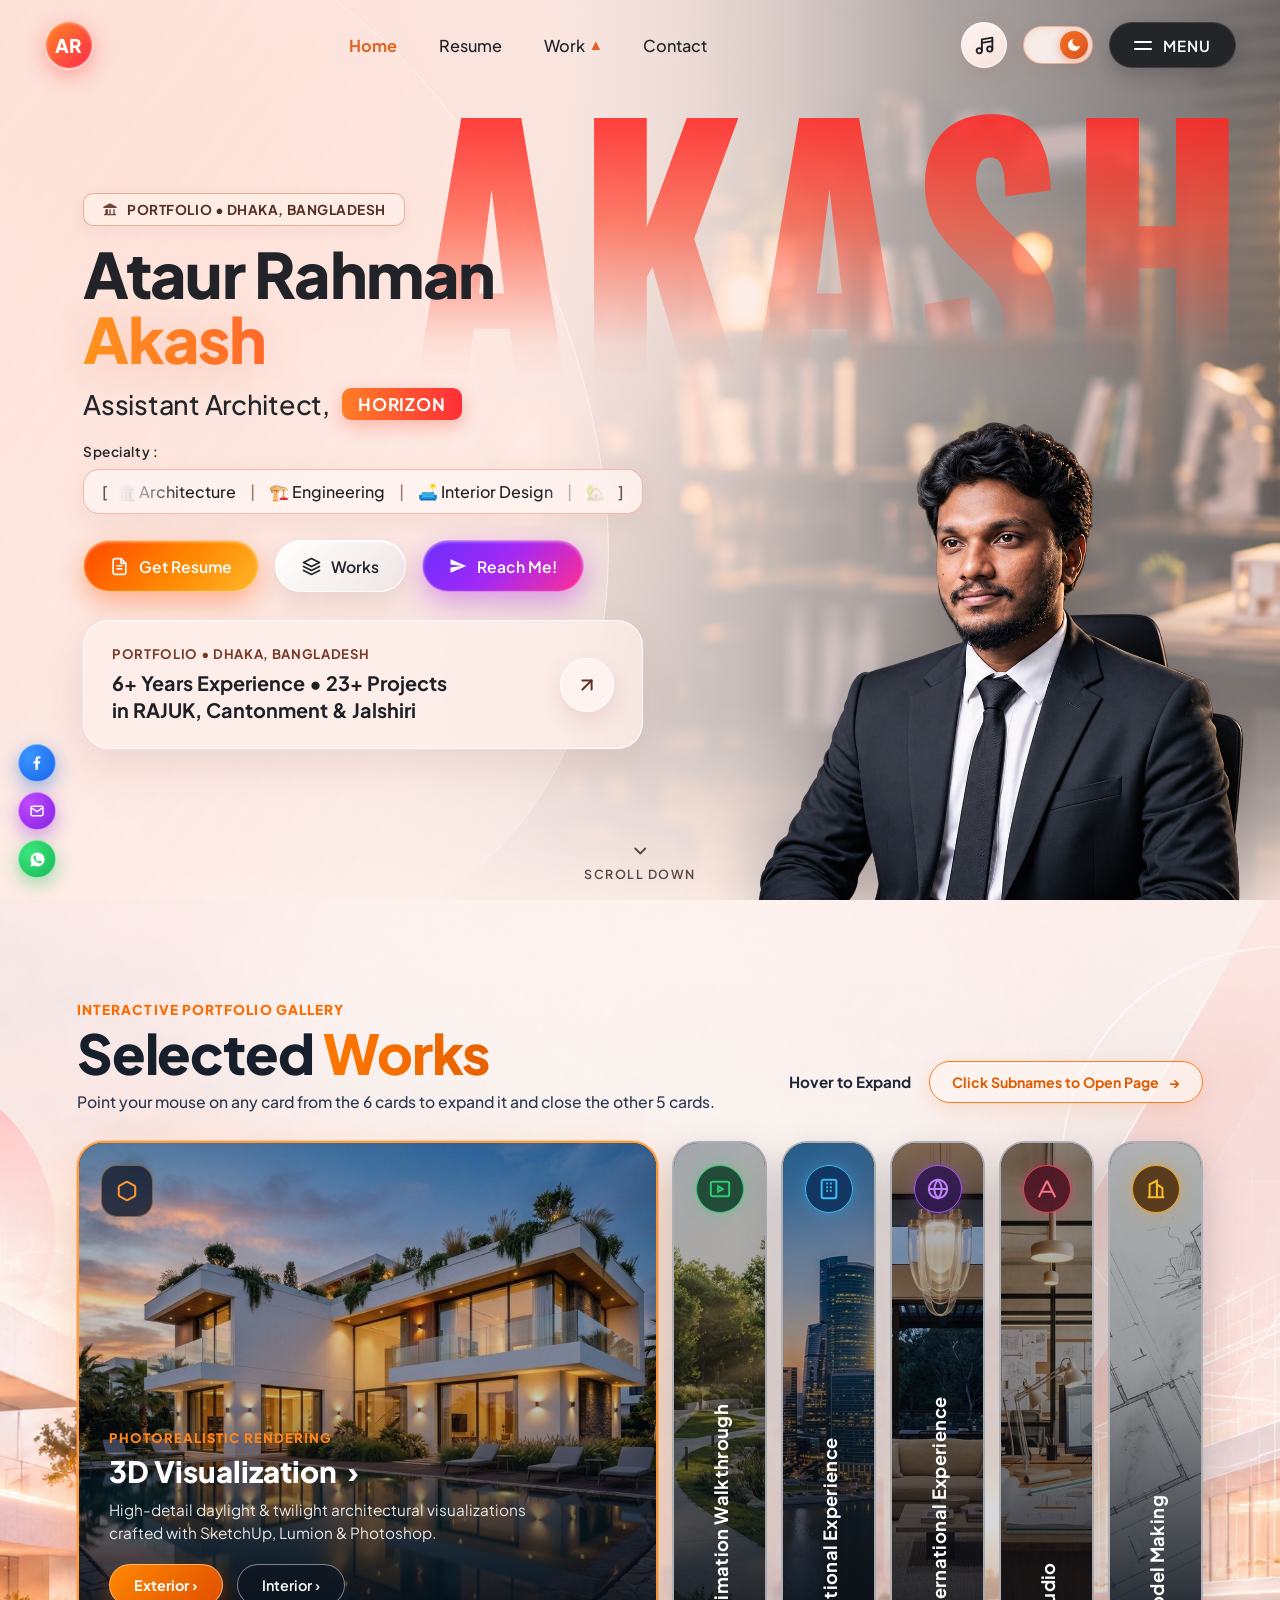
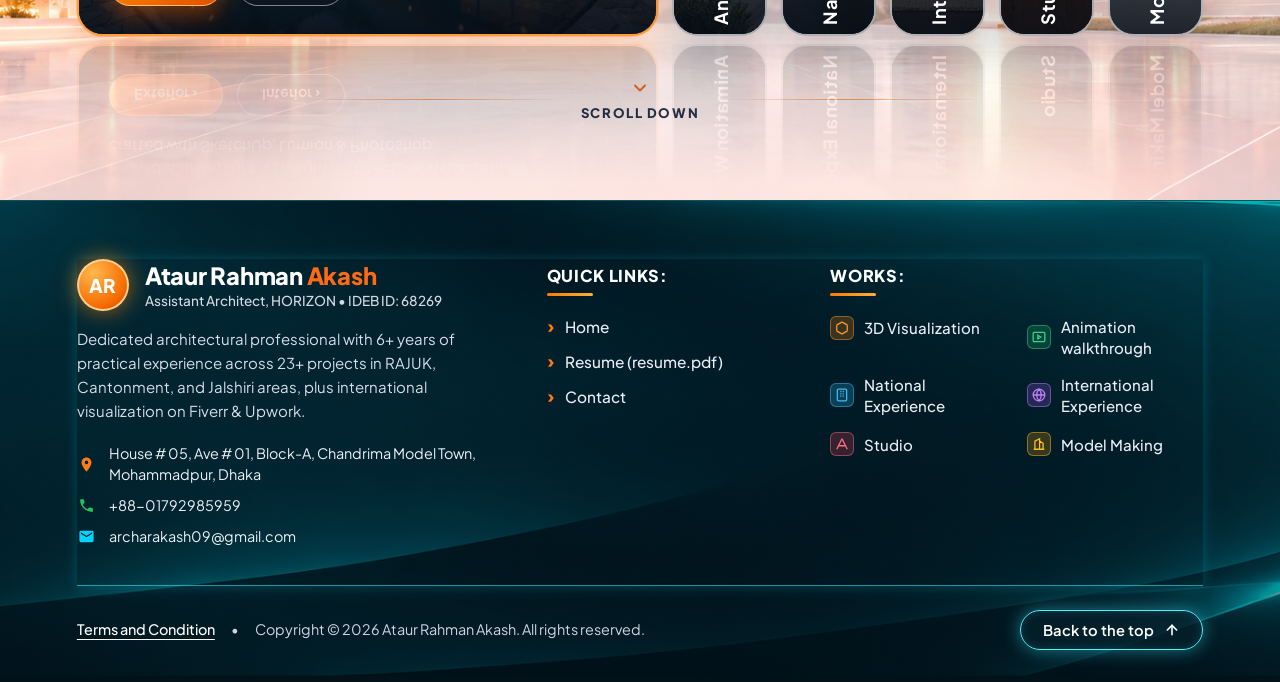
<file: index.html>
<!DOCTYPE html>
<html lang="en">
<head>
  <meta charset="UTF-8" />
  <meta name="viewport" content="width=device-width, initial-scale=1.0" />
  <title>Ataur Rahman Akash | Assistant Architect, HORIZON</title>
  <link rel="stylesheet" href="style.css" />
</head>
<body>

  <!-- Continuous Background Audio Element -->
  <audio id="bg-audio" src="audio.mp3" preload="auto" loop></audio>

  <!-- Navigation Bar Slot (Loaded from nav.html via script.js) -->
  <div id="nav-placeholder"></div>

  <!-- =======================================================================
       MAIN MULTI-VIEW CONTAINER: Home View (Canvas 1 + Canvas 2) & Subpage View
       ======================================================================= -->
  <main id="app-views">

    <!-- VIEW 1: HOME LANDING & SELECTED WORKS -->
    <div id="view-home">

      <!-- ===================================================================
           1ST CANVAS: LANDING PAGE HERO (PC & Mobile, Light & Dark Mode)
           =================================================================== -->
      <section class="hero-canvas" id="home">
        <!-- Office Background (bg.png) + Light/Dark Atmospheric Overlay -->
        <div class="hero-bg-layer" aria-hidden="true"></div>
        <div class="hero-atmosphere-overlay" aria-hidden="true"></div>

        <!-- Giant Backdrop Watermark Text "AKASH" -->
        <div class="hero-akash-watermark" aria-hidden="true">AKASH</div>

        <!-- Person Image (akash-bgless-professional.png) -->
        <div class="hero-portrait-wrap">
          <img
            src="akash-bgless-professional.png"
            alt="Architect Ataur Rahman Akash"
            class="hero-portrait-img"
          />
        </div>

        <!-- Left Content Column (Desktop) / Bottom Centered Stack (Mobile) -->
        <div class="hero-content-col">
          <!-- Top Location Pill Badge (Desktop) -->
          <div class="hero-top-pill">
            <svg viewBox="0 0 24 24" fill="currentColor">
              <path d="M12 2L2 7v2h20V7L12 2zm-7 9v7H3v2h18v-2h-2v-7h-2v7h-4v-7h-2v7H9v-7H5z"/>
            </svg>
            <span>PORTFOLIO &bull; DHAKA, BANGLADESH</span>
          </div>

          <!-- Main Name Heading -->
          <h1 class="hero-name-title">
            <span class="first-name">Ataur Rahman</span>
            <span class="nick-name">Akash</span>
          </h1>

          <!-- Subtitle Role & HORIZON Badge -->
          <div class="hero-role-row">
            <p class="hero-role-text">
              <span class="role-light-word">Assistant</span>
              <span class="role-bold-word">Architect,</span>
            </p>
            <span class="horizon-badge">HORIZON</span>
          </div>

          <!-- Specialty Continuous Left-to-Right Marquee -->
          <div class="specialty-label">Specialty :</div>
          <div class="specialty-pill-box">
            <span class="spec-bracket">[</span>
            <div class="specialty-marquee-viewport">
              <div class="specialty-track">
                <div class="specialty-group">
                  <span class="spec-item">🏛️ Architecture</span>
                  <span class="spec-divider">|</span>
                  <span class="spec-item">🏗️ Engineering</span>
                  <span class="spec-divider">|</span>
                  <span class="spec-item">🛋️ Interior Design</span>
                  <span class="spec-divider">|</span>
                  <span class="spec-item">🏡 Miniature Model Making</span>
                  <span class="spec-divider">|</span>
                </div>
                <div class="specialty-group" aria-hidden="true">
                  <span class="spec-item">🏛️ Architecture</span>
                  <span class="spec-divider">|</span>
                  <span class="spec-item">🏗️ Engineering</span>
                  <span class="spec-divider">|</span>
                  <span class="spec-item">🛋️ Interior Design</span>
                  <span class="spec-divider">|</span>
                  <span class="spec-item">🏡 Miniature Model Making</span>
                  <span class="spec-divider">|</span>
                </div>
              </div>
            </div>
            <span class="spec-bracket">]</span>
          </div>

          <!-- 3 Primary Action Pill Buttons -->
          <div class="hero-cta-row">
            <a href="#home" onclick="openResumeModal(event); return false;" class="cta-pill-btn btn-get-resume" data-action="open-resume">
              <svg width="19" height="19" viewBox="0 0 24 24" fill="none" stroke="currentColor" stroke-width="2.1" stroke-linecap="round" stroke-linejoin="round">
                <path d="M14 2H6a2 2 0 0 0-2 2v16a2 2 0 0 0 2 2h12a2 2 0 0 0 2-2V8z"></path>
                <polyline points="14 2 14 8 20 8"></polyline>
                <path d="M9 15h6"></path>
                <path d="M9 11h6"></path>
              </svg>
              <span>Get Resume</span>
            </a>

            <a href="#works" onclick="navigateToSection('works'); return false;" class="cta-pill-btn btn-works">
              <svg width="19" height="19" viewBox="0 0 24 24" fill="none" stroke="currentColor" stroke-width="2.2" stroke-linecap="round" stroke-linejoin="round">
                <polygon points="12 2 2 7 12 12 22 7 12 2"></polygon>
                <polyline points="2 12 12 17 22 12"></polyline>
                <polyline points="2 17 12 22 22 17"></polyline>
              </svg>
              <span>Works</span>
            </a>

            <a href="#footer-section" onclick="openContactModal(); return false;" class="cta-pill-btn btn-reach-me" data-action="open-contact">
              <svg width="18" height="18" viewBox="0 0 24 24" fill="currentColor">
                <path d="M2.01 21L23 12 2.01 3 2 10l15 2-15 2z"></path>
              </svg>
              <span>Reach Me!</span>
            </a>
          </div>

          <!-- Experience Glass Card -->
          <div class="hero-exp-card">
            <div>
              <div class="exp-card-eyebrow">PORTFOLIO &bull; DHAKA, BANGLADESH</div>
              <div class="exp-card-headline">
                6+ Years Experience &bull; 23+ Projects<br />
                in RAJUK, Cantonment &amp; Jalshiri
              </div>
            </div>
            <a href="#works" onclick="navigateToPage('exp', 'all'); return false;" class="exp-card-arrow-btn" aria-label="Explore Professional Experiences" title="Explore RAJUK, Cantonment & Jalshiri Experiences">
              <svg width="22" height="22" viewBox="0 0 24 24" fill="none" stroke="currentColor" stroke-width="2.2" stroke-linecap="round" stroke-linejoin="round">
                <line x1="7" y1="17" x2="17" y2="7"></line>
                <polyline points="7 7 17 7 17 17"></polyline>
              </svg>
            </a>
          </div>
        </div>

<!-- Scroll Down Indicator to 2nd Canvas -->
        <a href="#works" class="scroll-down-indicator">
          <svg viewBox="0 0 24 24" fill="none" stroke="currentColor" stroke-width="2.2" stroke-linecap="round" stroke-linejoin="round">
            <polyline points="6 9 12 15 18 9"></polyline>
          </svg>
          <span>SCROLL DOWN</span>
        </a>
      </section>

      <!-- ===================================================================
           2ND CANVAS: SELECTED WORKS (works-light.png in Light, work-dark.png in Dark)
           Updated with the exact 6 Work Categories, Descriptions & Subname Links from Zip
           =================================================================== -->
      <section class="works-canvas" id="works">
        <div class="works-container">
          <!-- Section Header -->
          <div class="works-header-row">
            <div>
              <div class="works-eyebrow">INTERACTIVE PORTFOLIO GALLERY</div>
              <h2 class="works-main-heading">Selected <span>Works</span></h2>
              <p class="works-sub-instruction">
                Point your mouse on any card from the 6 cards to expand it and close the other 5 cards.
              </p>
            </div>
            <div class="works-header-actions">
              <span class="hover-expand-hint">Hover to Expand</span>
              <button type="button" class="subnames-open-btn" id="openActiveProjectBtn">
                <span>Click Subnames to Open Page</span>
                <span>&rarr;</span>
              </button>
            </div>
          </div>

          <!-- 6 Interactive Expandable Cards (Imported from portfolio.gemini.new.zip) -->
          <div class="works-accordion" id="worksAccordion">

            <!-- CARD 1: 3D Visualization (Default Open) -->
            <article class="work-card active" data-index="0">
              <img src="card1.jpg" alt="3D Visualization" class="work-card-bg" />
              <div class="work-card-shade"></div>
              <div class="work-card-icon-badge badge-arch">
                <svg width="22" height="22" viewBox="0 0 24 24" fill="none" stroke="currentColor" stroke-width="2.2">
                  <path d="M21 16V8a2 2 0 0 0-1-1.73l-7-4a2 2 0 0 0-2 0l-7 4A2 2 0 0 0 3 8v8a2 2 0 0 0 1 1.73l7 4a2 2 0 0 0 2 0l7-4A2 2 0 0 0 21 16z"/>
                </svg>
              </div>
              <div class="work-card-vertical-title">3D Visualization</div>
              <div class="work-card-expanded-body">
                <div class="work-card-cat">PHOTOREALISTIC RENDERING</div>
                <button type="button" class="work-card-title-btn" data-subpage="3Dvis" onclick="event.stopPropagation(); navigateToPage('3Dvis', 'all');">
                  <span>3D Visualization</span>
                  <span>&rsaquo;</span>
                </button>
                <p class="work-card-desc">
                  High-detail daylight &amp; twilight architectural visualizations crafted with SketchUp, Lumion &amp; Photoshop.
                </p>
                <div class="work-card-btn-row">
                  <button type="button" class="work-btn-primary" data-subpage="3Dvis-ext" onclick="event.stopPropagation(); navigateToPage('3Dvis', 'exterior');">
                    <span>Exterior &rsaquo;</span>
                  </button>
                  <button type="button" class="work-btn-secondary" data-subpage="3Dvis-int" onclick="event.stopPropagation(); navigateToPage('3Dvis', 'interior');">
                    <span>Interior &rsaquo;</span>
                  </button>
                </div>
              </div>
            </article>

            <!-- CARD 2: Animation Walkthrough -->
            <article class="work-card" data-index="1">
              <img src="card2.jpg" alt="Animation Walkthrough" class="work-card-bg" />
              <div class="work-card-shade"></div>
              <div class="work-card-icon-badge badge-land">
                <svg width="22" height="22" viewBox="0 0 24 24" fill="none" stroke="currentColor" stroke-width="2.2">
                  <rect x="2" y="4" width="20" height="16" rx="2"/><path d="m10 9 5 3-5 3V9z"/>
                </svg>
              </div>
              <div class="work-card-vertical-title">Animation Walkthrough</div>
              <div class="work-card-expanded-body">
                <div class="work-card-cat">CINEMATIC FLYTHROUGH</div>
                <button type="button" class="work-card-title-btn" data-subpage="AW" onclick="event.stopPropagation(); navigateToPage('AW', 'all');">
                  <span>Animation Walkthrough</span>
                  <span>&rsaquo;</span>
                </button>
                <p class="work-card-desc">
                  Immersive 60fps architectural walkthrough videos with realistic foliage, lighting transitions, and human life.
                </p>
                <div class="work-card-btn-row">
                  <button type="button" class="work-btn-primary" data-subpage="AW-ext" onclick="event.stopPropagation(); navigateToPage('AW', 'exterior');">
                    <span>Exterior &rsaquo;</span>
                  </button>
                  <button type="button" class="work-btn-secondary" data-subpage="AW-int" onclick="event.stopPropagation(); navigateToPage('AW', 'interior');">
                    <span>Interior &rsaquo;</span>
                  </button>
                </div>
              </div>
            </article>

            <!-- CARD 3: National Experience -->
            <article class="work-card" data-index="2">
              <img src="card4.jpg" alt="National Experience" class="work-card-bg" />
              <div class="work-card-shade"></div>
              <div class="work-card-icon-badge badge-int">
                <svg width="22" height="22" viewBox="0 0 24 24" fill="none" stroke="currentColor" stroke-width="2.2">
                  <rect x="4" y="2" width="16" height="20" rx="2"/><path d="M9 6h2M13 6h2M9 10h2M13 10h2M9 14h2M13 14h2"/>
                </svg>
              </div>
              <div class="work-card-vertical-title">National Experience</div>
              <div class="work-card-expanded-body">
                <div class="work-card-cat">HORIZON &bull; DHAKA, BANGLADESH</div>
                <button type="button" class="work-card-title-btn" data-subpage="exp-nat" onclick="event.stopPropagation(); navigateToPage('exp', 'national');">
                  <span>National Experience</span>
                  <span>&rsaquo;</span>
                </button>
                <p class="work-card-desc">
                  Contributed to 23+ residential &amp; commercial projects across RAJUK, Dhaka Cantonment, and Jalshiri Abashon.
                </p>
                <div class="work-card-btn-row">
                  <button type="button" class="work-btn-primary" data-subpage="exp-rajuk" onclick="event.stopPropagation(); navigateToPage('exp', 'national');">
                    <span>RAJUK &amp; Jalshiri &rsaquo;</span>
                  </button>
                  <button type="button" class="work-btn-secondary" data-subpage="exp-cant" onclick="event.stopPropagation(); navigateToPage('exp', 'national');">
                    <span>Cantonment Projects &rsaquo;</span>
                  </button>
                </div>
              </div>
            </article>

            <!-- CARD 4: International Experience -->
            <article class="work-card" data-index="3">
              <img src="card3.jpg" alt="International Experience" class="work-card-bg" />
              <div class="work-card-shade"></div>
              <div class="work-card-icon-badge badge-urb">
                <svg width="22" height="22" viewBox="0 0 24 24" fill="none" stroke="currentColor" stroke-width="2.2">
                  <circle cx="12" cy="12" r="10"/><path d="M2 12h20M12 2a15.3 15.3 0 0 1 4 10 15.3 15.3 0 0 1-4 10 15.3 15.3 0 0 1-4-10 15.3 15.3 0 0 1 4-10z"/>
                </svg>
              </div>
              <div class="work-card-vertical-title">International Experience</div>
              <div class="work-card-expanded-body">
                <div class="work-card-cat">FIVERR &amp; UPWORK GLOBAL</div>
                <button type="button" class="work-card-title-btn" data-subpage="exp-int" onclick="event.stopPropagation(); navigateToPage('exp', 'international');">
                  <span>International Experience</span>
                  <span>&rsaquo;</span>
                </button>
                <p class="work-card-desc">
                  Global freelance architectural design, 2D drafting, 3D modeling, and walkthrough delivery for international clients.
                </p>
                <div class="work-card-btn-row">
                  <button type="button" class="work-btn-primary" data-subpage="exp-fiverr" onclick="event.stopPropagation(); navigateToPage('exp', 'international');">
                    <span>Fiverr &amp; Upwork &rsaquo;</span>
                  </button>
                  <button type="button" class="work-btn-secondary" data-subpage="exp-global" onclick="event.stopPropagation(); navigateToPage('exp', 'international');">
                    <span>Global Clients &rsaquo;</span>
                  </button>
                </div>
              </div>
            </article>

            <!-- CARD 5: Studio -->
            <article class="work-card" data-index="4">
              <img src="card5.jpg" alt="Studio" class="work-card-bg" />
              <div class="work-card-shade"></div>
              <div class="work-card-icon-badge badge-stu">
                <svg width="22" height="22" viewBox="0 0 24 24" fill="none" stroke="currentColor" stroke-width="2.2">
                  <path d="m12 3-9 18M12 3l9 18M6 15h12"/>
                </svg>
              </div>
              <div class="work-card-vertical-title">Studio</div>
              <div class="work-card-expanded-body">
                <div class="work-card-cat">DRAFTING &amp; CONCEPT DESIGN</div>
                <button type="button" class="work-card-title-btn" data-subpage="studio" onclick="event.stopPropagation(); navigateToPage('studio', 'all');">
                  <span>Studio</span>
                  <span>&rsaquo;</span>
                </button>
                <p class="work-card-desc">
                  Comprehensive AutoCAD 2D working drawings, floor plans, structural detailing, and B.Sc. studio design sheets.
                </p>
                <div class="work-card-btn-row">
                  <button type="button" class="work-btn-primary" data-subpage="studio-wd" onclick="event.stopPropagation(); navigateToPage('studio', 'all');">
                    <span>Working Drawings &rsaquo;</span>
                  </button>
                  <button type="button" class="work-btn-secondary" data-subpage="studio-dd" onclick="event.stopPropagation(); navigateToPage('studio', 'all');">
                    <span>Design Development &rsaquo;</span>
                  </button>
                </div>
              </div>
            </article>

            <!-- CARD 6: Model Making -->
            <article class="work-card" data-index="5">
              <img src="card6.jpg" alt="Model Making" class="work-card-bg" />
              <div class="work-card-shade"></div>
              <div class="work-card-icon-badge badge-con">
                <svg width="22" height="22" viewBox="0 0 24 24" fill="none" stroke="currentColor" stroke-width="2.2">
                  <path d="M3 21h18M5 21V7l8-4v18M19 21V11l-6-4"/>
                </svg>
              </div>
              <div class="work-card-vertical-title">Model Making</div>
              <div class="work-card-expanded-body">
                <div class="work-card-cat">PHYSICAL SCALE CRAFT</div>
                <button type="button" class="work-card-title-btn" data-subpage="model" onclick="event.stopPropagation(); navigateToPage('model', 'all');">
                  <span>Model Making</span>
                  <span>&rsaquo;</span>
                </button>
                <p class="work-card-desc">
                  Precision physical miniature architectural models, contour site topography, and illuminated presentation maquettes.
                </p>
                <div class="work-card-btn-row">
                  <button type="button" class="work-btn-primary" data-subpage="model-min" onclick="event.stopPropagation(); navigateToPage('model', 'all');">
                    <span>Miniature Models &rsaquo;</span>
                  </button>
                  <button type="button" class="work-btn-secondary" data-subpage="model-urb" onclick="event.stopPropagation(); navigateToPage('model', 'all');">
                    <span>Urban Scale &rsaquo;</span>
                  </button>
                </div>
              </div>
            </article>

          </div>

          <!-- Hidden compatibility shortcuts for quick category jump -->
          <div class="hidden-view" aria-hidden="true">
            <button type="button" onclick="navigateToPage('3Dvis', 'all')">Modern Living Spaces →</button>
            <button type="button" onclick="navigateToPage('AW', 'all')">Landscape Design →</button>
            <button type="button" onclick="navigateToPage('3Dvis', 'interior')">Interior Design →</button>
            <button type="button" onclick="navigateToPage('exp', 'national')">Urban Designs →</button>
            <button type="button" onclick="navigateToPage('studio', 'all')">Studio →</button>
            <button type="button" onclick="navigateToPage('model', 'all')">Concepts →</button>
            <button type="button" onclick="navigateToPage('3Dvis', 'all')">View Project →</button>
            <button type="button" onclick="navigateToPage('exp', 'all')">Explore More</button>
          </div>

          <!-- Bottom Scroll Down to Footer -->
          <div class="works-scroll-footer">
            <div class="works-scroll-line-row">
              <span class="works-scroll-line"></span>
              <a href="#footer-section" class="works-scroll-btn" style="text-decoration:none;">
                <svg width="20" height="20" viewBox="0 0 24 24" fill="none" stroke="currentColor" stroke-width="2.4" stroke-linecap="round" stroke-linejoin="round">
                  <polyline points="6 9 12 15 18 9"></polyline>
                </svg>
                <span>SCROLL DOWN</span>
              </a>
              <span class="works-scroll-line"></span>
            </div>
          </div>
        </div>
      </section>

    </div>

    <!-- ===================================================================
         VIEW 2: LINKED SUBPAGES (3Dvis.html, AW.html, exp.html, studio.html, model.html)
         Rendered dynamically with sub-category filters when navigated
         =================================================================== -->
    <section id="view-subpage" class="subpage-canvas hidden-view">
      <div class="subpage-inner">
        <div class="subpage-top-bar">
          <div>
            <div class="subpage-breadcrumb">
              <button type="button" class="subpage-back-btn" onclick="navigateToPage('home')">
                <span>&larr; Back to Home (index.html)</span>
              </button>
              <span>/</span>
              <span id="subpage-filename" class="subpage-file-badge">3Dvis.html</span>
            </div>
            <h1 id="subpage-title" class="subpage-heading">3D Visualization</h1>
            <p id="subpage-subtitle" class="subpage-desc">
              Photorealistic Exterior &amp; Interior 3D architectural renders created with SketchUp, Lumion &amp; Adobe Photoshop.
            </p>
          </div>
          <div id="subpage-filter-bar" class="subpage-filters"></div>
        </div>

        <div id="subpage-projects-grid" class="subpage-grid"></div>
      </div>
    </section>

  </main>

  <!-- Footer Slot (Loaded from footer.html via script.js) -->
  <div id="footer-placeholder"></div>

  <!-- Interactive Modal Dialog for Resume (resume.pdf), Direct Contact Card & Terms -->
  <div class="portfolio-modal-backdrop" id="portfolioModal" aria-hidden="true">
    <div class="portfolio-modal-card" role="dialog" aria-modal="true">
      <button type="button" class="modal-close-btn" id="portfolioModalClose" aria-label="Close modal">&times;</button>
      <div id="portfolioModalBody"></div>
    </div>
  </div>

  <!-- Fixed Left-Bottom Social Icons (Facebook, Email, WhatsApp) -->
  <div class="hero-social-rail" aria-label="Quick Social Links">
    <a href="https://facebook.com" target="_blank" rel="noopener noreferrer" class="social-circle-btn soc-fb" title="Facebook" aria-label="Facebook">
      <svg width="16" height="16" viewBox="0 0 24 24" fill="currentColor"><path d="M15.12 5.32H17V2.14A26.11 26.11 0 0 0 14.26 2c-2.72 0-4.58 1.66-4.58 4.7v2.62H6.61v3.56h3.07V22h3.68v-9.12h3.06l.46-3.56h-3.52V6.65c0-1.05.29-1.73 1.76-1.73z"/></svg>
    </a>
    <a href="https://mail.google.com/mail/?view=cm&amp;fs=1&amp;to=archarakash09@gmail.com" target="_blank" rel="noopener noreferrer" class="social-circle-btn soc-mail" title="Email: archarakash09@gmail.com" aria-label="Send Email via Gmail">
      <svg width="16" height="16" viewBox="0 0 24 24" fill="none" stroke="currentColor" stroke-width="2.2"><rect x="3" y="5" width="18" height="14" rx="2"/><polyline points="3 7 12 13 21 7"/></svg>
    </a>
    <a href="https://wa.me/8801792985959" target="_blank" rel="noopener noreferrer" class="social-circle-btn soc-wa" title="WhatsApp: +88-01792985959" aria-label="WhatsApp">
      <svg width="17" height="17" viewBox="0 0 24 24" fill="currentColor"><path d="M12.04 2C6.58 2 2.13 6.45 2.13 11.91c0 1.75.46 3.45 1.32 4.95L2.05 22l5.25-1.38c1.45.79 3.08 1.21 4.74 1.21 5.46 0 9.91-4.45 9.91-9.91C21.95 6.45 17.5 2 12.04 2zm5.82 14.01c-.24.68-1.41 1.3-1.95 1.38-.5.08-1.13.11-1.82-.11-.42-.13-.96-.31-1.65-.61-2.92-1.26-4.82-4.21-4.97-4.4-.15-.19-1.19-1.58-1.19-3.01 0-1.43.75-2.13 1.01-2.42.26-.29.58-.36.77-.36.19 0 .39 0 .56.01.18.01.42-.07.66.5.24.58.82 2.01.89 2.15.07.15.12.32.02.51-.1.19-.15.31-.29.48-.15.17-.31.38-.44.51-.15.15-.3.31-.13.6.17.29.76 1.25 1.63 2.03 1.12 1 2.06 1.31 2.35 1.46.29.15.46.12.63-.07.17-.19.73-.85.92-1.14.19-.29.39-.24.65-.15.27.1 1.69.8 1.98.94.29.15.48.22.56.34.08.12.08.7-.16 1.38z"/></svg>
    </a>
  </div>

  <script src="script.js"></script>
</body>
</html>
</file>
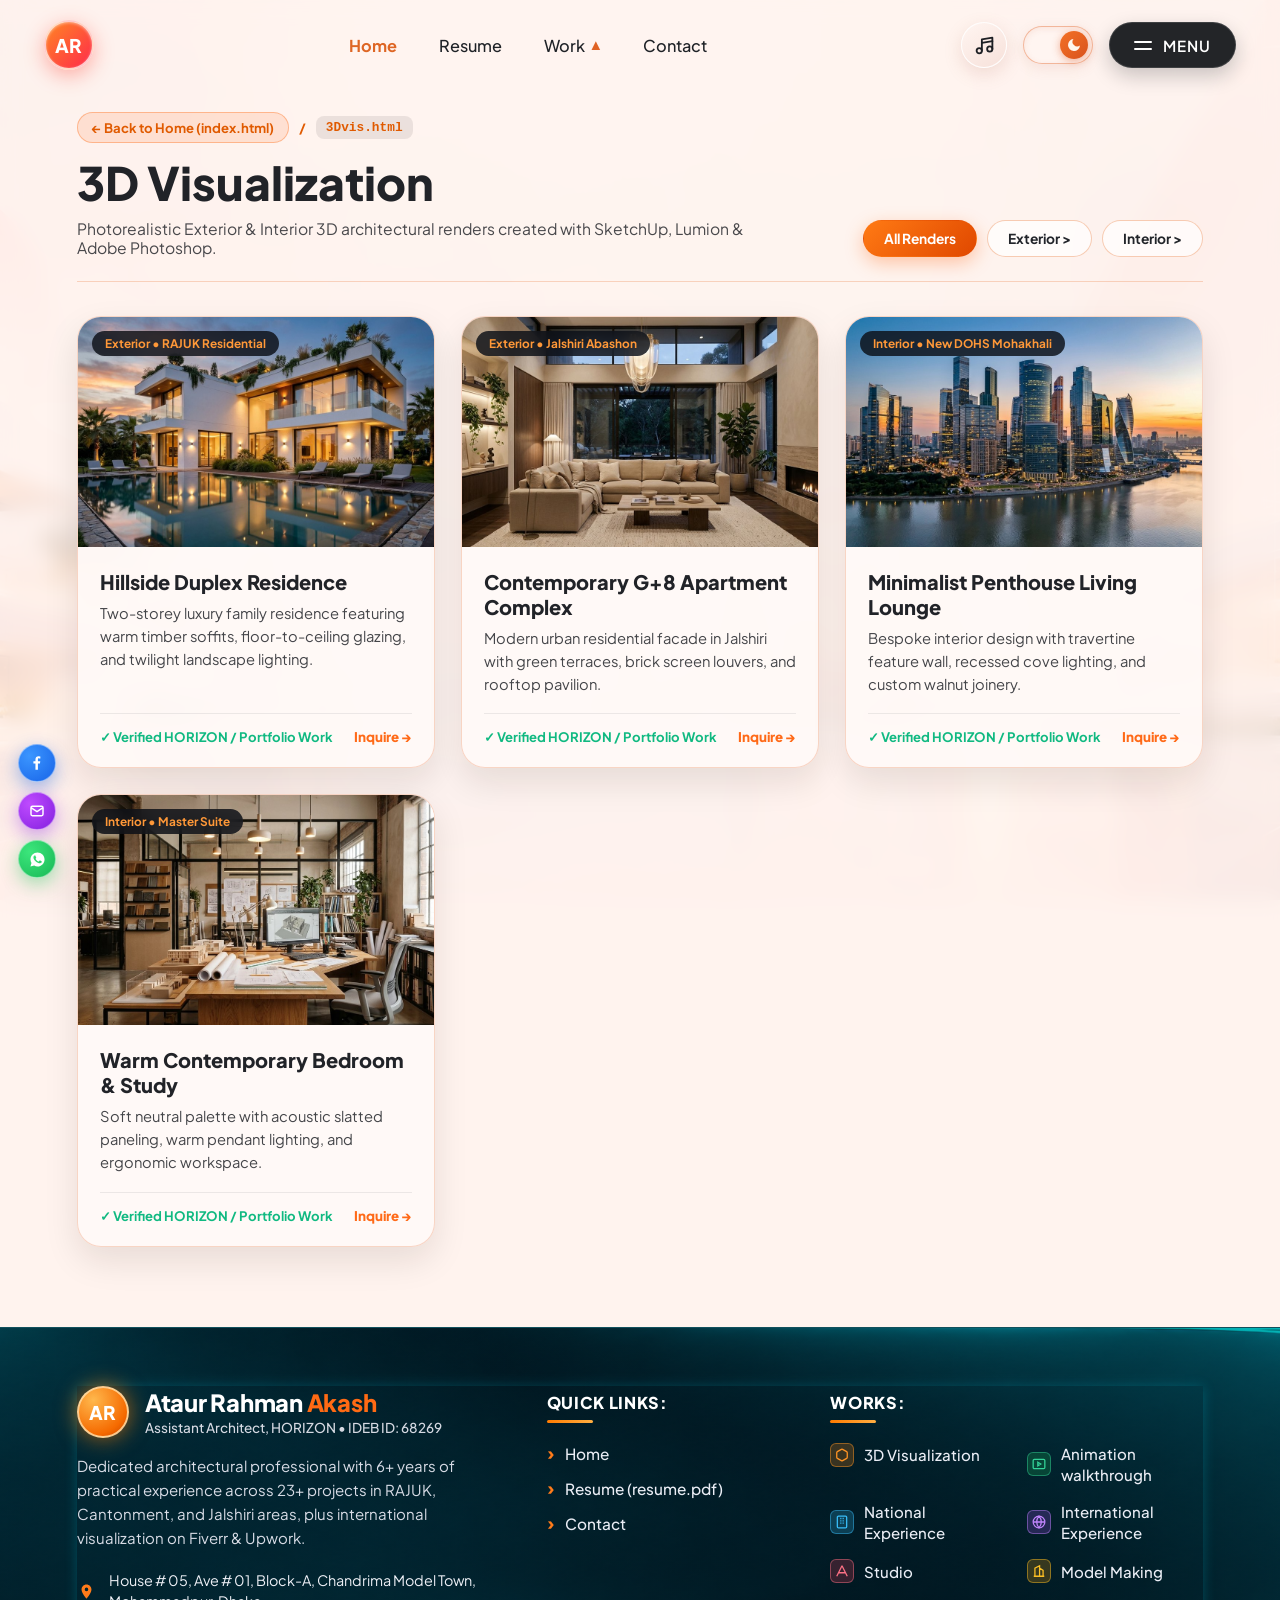
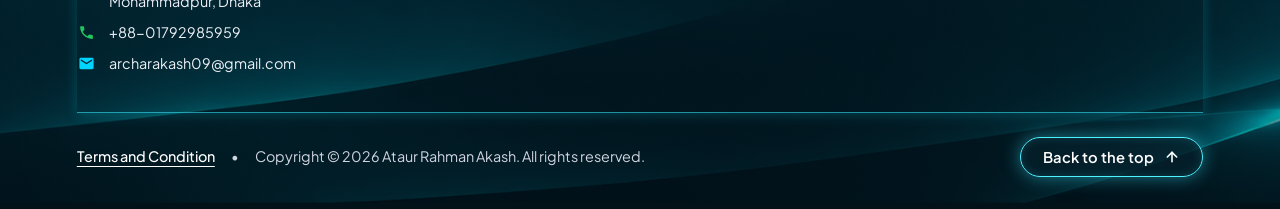
<file: 3Dvis.html>
<!DOCTYPE html>
<html lang="en">
<head>
  <meta charset="UTF-8" />
  <meta name="viewport" content="width=device-width, initial-scale=1.0" />
  <title>Ataur Rahman Akash | Assistant Architect, HORIZON</title>
  <link rel="stylesheet" href="style.css" />
</head>
<body>

  <!-- Continuous Background Audio Element -->
  <audio id="bg-audio" src="audio.mp3" preload="auto" loop></audio>

  <!-- Navigation Bar Slot (Loaded from nav.html via script.js) -->
  <div id="nav-placeholder"></div>

  <!-- =======================================================================
       MAIN MULTI-VIEW CONTAINER: Home View (Canvas 1 + Canvas 2) & Subpage View
       ======================================================================= -->
  <main id="app-views">

    <!-- VIEW 1: HOME LANDING & SELECTED WORKS -->
    <div id="view-home">

      <!-- ===================================================================
           1ST CANVAS: LANDING PAGE HERO (PC & Mobile, Light & Dark Mode)
           =================================================================== -->
      <section class="hero-canvas" id="home">
        <!-- Office Background (bg.png) + Light/Dark Atmospheric Overlay -->
        <div class="hero-bg-layer" aria-hidden="true"></div>
        <div class="hero-atmosphere-overlay" aria-hidden="true"></div>

        <!-- Giant Backdrop Watermark Text "AKASH" -->
        <div class="hero-akash-watermark" aria-hidden="true">AKASH</div>

        <!-- Person Image (akash-bgless-professional.png) -->
        <div class="hero-portrait-wrap">
          <img
            src="akash-bgless-professional.png"
            alt="Architect Ataur Rahman Akash"
            class="hero-portrait-img"
          />
        </div>

        <!-- Left Content Column (Desktop) / Bottom Centered Stack (Mobile) -->
        <div class="hero-content-col">
          <!-- Top Location Pill Badge (Desktop) -->
          <div class="hero-top-pill">
            <svg viewBox="0 0 24 24" fill="currentColor">
              <path d="M12 2L2 7v2h20V7L12 2zm-7 9v7H3v2h18v-2h-2v-7h-2v7h-4v-7h-2v7H9v-7H5z"/>
            </svg>
            <span>PORTFOLIO &bull; DHAKA, BANGLADESH</span>
          </div>

          <!-- Main Name Heading -->
          <h1 class="hero-name-title">
            <span class="first-name">Ataur Rahman</span>
            <span class="nick-name">Akash</span>
          </h1>

          <!-- Subtitle Role & HORIZON Badge -->
          <div class="hero-role-row">
            <p class="hero-role-text">
              <span class="role-light-word">Assistant</span>
              <span class="role-bold-word">Architect,</span>
            </p>
            <span class="horizon-badge">HORIZON</span>
          </div>

          <!-- Specialty Continuous Left-to-Right Marquee -->
          <div class="specialty-label">Specialty :</div>
          <div class="specialty-pill-box">
            <span class="spec-bracket">[</span>
            <div class="specialty-marquee-viewport">
              <div class="specialty-track">
                <div class="specialty-group">
                  <span class="spec-item">🏛️ Architecture</span>
                  <span class="spec-divider">|</span>
                  <span class="spec-item">🏗️ Engineering</span>
                  <span class="spec-divider">|</span>
                  <span class="spec-item">🛋️ Interior Design</span>
                  <span class="spec-divider">|</span>
                  <span class="spec-item">🏡 Miniature Model Making</span>
                  <span class="spec-divider">|</span>
                </div>
                <div class="specialty-group" aria-hidden="true">
                  <span class="spec-item">🏛️ Architecture</span>
                  <span class="spec-divider">|</span>
                  <span class="spec-item">🏗️ Engineering</span>
                  <span class="spec-divider">|</span>
                  <span class="spec-item">🛋️ Interior Design</span>
                  <span class="spec-divider">|</span>
                  <span class="spec-item">🏡 Miniature Model Making</span>
                  <span class="spec-divider">|</span>
                </div>
              </div>
            </div>
            <span class="spec-bracket">]</span>
          </div>

          <!-- 3 Primary Action Pill Buttons -->
          <div class="hero-cta-row">
            <a href="#home" onclick="openResumeModal(event); return false;" class="cta-pill-btn btn-get-resume" data-action="open-resume">
              <svg width="19" height="19" viewBox="0 0 24 24" fill="none" stroke="currentColor" stroke-width="2.1" stroke-linecap="round" stroke-linejoin="round">
                <path d="M14 2H6a2 2 0 0 0-2 2v16a2 2 0 0 0 2 2h12a2 2 0 0 0 2-2V8z"></path>
                <polyline points="14 2 14 8 20 8"></polyline>
                <path d="M9 15h6"></path>
                <path d="M9 11h6"></path>
              </svg>
              <span>Get Resume</span>
            </a>

            <a href="#works" onclick="navigateToSection('works'); return false;" class="cta-pill-btn btn-works">
              <svg width="19" height="19" viewBox="0 0 24 24" fill="none" stroke="currentColor" stroke-width="2.2" stroke-linecap="round" stroke-linejoin="round">
                <polygon points="12 2 2 7 12 12 22 7 12 2"></polygon>
                <polyline points="2 12 12 17 22 12"></polyline>
                <polyline points="2 17 12 22 22 17"></polyline>
              </svg>
              <span>Works</span>
            </a>

            <a href="#footer-section" onclick="openContactModal(); return false;" class="cta-pill-btn btn-reach-me" data-action="open-contact">
              <svg width="18" height="18" viewBox="0 0 24 24" fill="currentColor">
                <path d="M2.01 21L23 12 2.01 3 2 10l15 2-15 2z"></path>
              </svg>
              <span>Reach Me!</span>
            </a>
          </div>

          <!-- Experience Glass Card -->
          <div class="hero-exp-card">
            <div>
              <div class="exp-card-eyebrow">PORTFOLIO &bull; DHAKA, BANGLADESH</div>
              <div class="exp-card-headline">
                6+ Years Experience &bull; 23+ Projects<br />
                in RAJUK, Cantonment &amp; Jalshiri
              </div>
            </div>
            <a href="#works" onclick="navigateToPage('exp', 'all'); return false;" class="exp-card-arrow-btn" aria-label="Explore Professional Experiences" title="Explore RAJUK, Cantonment & Jalshiri Experiences">
              <svg width="22" height="22" viewBox="0 0 24 24" fill="none" stroke="currentColor" stroke-width="2.2" stroke-linecap="round" stroke-linejoin="round">
                <line x1="7" y1="17" x2="17" y2="7"></line>
                <polyline points="7 7 17 7 17 17"></polyline>
              </svg>
            </a>
          </div>
        </div>

<!-- Scroll Down Indicator to 2nd Canvas -->
        <a href="#works" class="scroll-down-indicator">
          <svg viewBox="0 0 24 24" fill="none" stroke="currentColor" stroke-width="2.2" stroke-linecap="round" stroke-linejoin="round">
            <polyline points="6 9 12 15 18 9"></polyline>
          </svg>
          <span>SCROLL DOWN</span>
        </a>
      </section>

      <!-- ===================================================================
           2ND CANVAS: SELECTED WORKS (works-light.png in Light, work-dark.png in Dark)
           Updated with the exact 6 Work Categories, Descriptions & Subname Links from Zip
           =================================================================== -->
      <section class="works-canvas" id="works">
        <div class="works-container">
          <!-- Section Header -->
          <div class="works-header-row">
            <div>
              <div class="works-eyebrow">INTERACTIVE PORTFOLIO GALLERY</div>
              <h2 class="works-main-heading">Selected <span>Works</span></h2>
              <p class="works-sub-instruction">
                Point your mouse on any card from the 6 cards to expand it and close the other 5 cards.
              </p>
            </div>
            <div class="works-header-actions">
              <span class="hover-expand-hint">Hover to Expand</span>
              <button type="button" class="subnames-open-btn" id="openActiveProjectBtn">
                <span>Click Subnames to Open Page</span>
                <span>&rarr;</span>
              </button>
            </div>
          </div>

          <!-- 6 Interactive Expandable Cards (Imported from portfolio.gemini.new.zip) -->
          <div class="works-accordion" id="worksAccordion">

            <!-- CARD 1: 3D Visualization (Default Open) -->
            <article class="work-card active" data-index="0">
              <img src="card1.jpg" alt="3D Visualization" class="work-card-bg" />
              <div class="work-card-shade"></div>
              <div class="work-card-icon-badge badge-arch">
                <svg width="22" height="22" viewBox="0 0 24 24" fill="none" stroke="currentColor" stroke-width="2.2">
                  <path d="M21 16V8a2 2 0 0 0-1-1.73l-7-4a2 2 0 0 0-2 0l-7 4A2 2 0 0 0 3 8v8a2 2 0 0 0 1 1.73l7 4a2 2 0 0 0 2 0l7-4A2 2 0 0 0 21 16z"/>
                </svg>
              </div>
              <div class="work-card-vertical-title">3D Visualization</div>
              <div class="work-card-expanded-body">
                <div class="work-card-cat">PHOTOREALISTIC RENDERING</div>
                <button type="button" class="work-card-title-btn" data-subpage="3Dvis" onclick="event.stopPropagation(); navigateToPage('3Dvis', 'all');">
                  <span>3D Visualization</span>
                  <span>&rsaquo;</span>
                </button>
                <p class="work-card-desc">
                  High-detail daylight &amp; twilight architectural visualizations crafted with SketchUp, Lumion &amp; Photoshop.
                </p>
                <div class="work-card-btn-row">
                  <button type="button" class="work-btn-primary" data-subpage="3Dvis-ext" onclick="event.stopPropagation(); navigateToPage('3Dvis', 'exterior');">
                    <span>Exterior &rsaquo;</span>
                  </button>
                  <button type="button" class="work-btn-secondary" data-subpage="3Dvis-int" onclick="event.stopPropagation(); navigateToPage('3Dvis', 'interior');">
                    <span>Interior &rsaquo;</span>
                  </button>
                </div>
              </div>
            </article>

            <!-- CARD 2: Animation Walkthrough -->
            <article class="work-card" data-index="1">
              <img src="card2.jpg" alt="Animation Walkthrough" class="work-card-bg" />
              <div class="work-card-shade"></div>
              <div class="work-card-icon-badge badge-land">
                <svg width="22" height="22" viewBox="0 0 24 24" fill="none" stroke="currentColor" stroke-width="2.2">
                  <rect x="2" y="4" width="20" height="16" rx="2"/><path d="m10 9 5 3-5 3V9z"/>
                </svg>
              </div>
              <div class="work-card-vertical-title">Animation Walkthrough</div>
              <div class="work-card-expanded-body">
                <div class="work-card-cat">CINEMATIC FLYTHROUGH</div>
                <button type="button" class="work-card-title-btn" data-subpage="AW" onclick="event.stopPropagation(); navigateToPage('AW', 'all');">
                  <span>Animation Walkthrough</span>
                  <span>&rsaquo;</span>
                </button>
                <p class="work-card-desc">
                  Immersive 60fps architectural walkthrough videos with realistic foliage, lighting transitions, and human life.
                </p>
                <div class="work-card-btn-row">
                  <button type="button" class="work-btn-primary" data-subpage="AW-ext" onclick="event.stopPropagation(); navigateToPage('AW', 'exterior');">
                    <span>Exterior &rsaquo;</span>
                  </button>
                  <button type="button" class="work-btn-secondary" data-subpage="AW-int" onclick="event.stopPropagation(); navigateToPage('AW', 'interior');">
                    <span>Interior &rsaquo;</span>
                  </button>
                </div>
              </div>
            </article>

            <!-- CARD 3: National Experience -->
            <article class="work-card" data-index="2">
              <img src="card4.jpg" alt="National Experience" class="work-card-bg" />
              <div class="work-card-shade"></div>
              <div class="work-card-icon-badge badge-int">
                <svg width="22" height="22" viewBox="0 0 24 24" fill="none" stroke="currentColor" stroke-width="2.2">
                  <rect x="4" y="2" width="16" height="20" rx="2"/><path d="M9 6h2M13 6h2M9 10h2M13 10h2M9 14h2M13 14h2"/>
                </svg>
              </div>
              <div class="work-card-vertical-title">National Experience</div>
              <div class="work-card-expanded-body">
                <div class="work-card-cat">HORIZON &bull; DHAKA, BANGLADESH</div>
                <button type="button" class="work-card-title-btn" data-subpage="exp-nat" onclick="event.stopPropagation(); navigateToPage('exp', 'national');">
                  <span>National Experience</span>
                  <span>&rsaquo;</span>
                </button>
                <p class="work-card-desc">
                  Contributed to 23+ residential &amp; commercial projects across RAJUK, Dhaka Cantonment, and Jalshiri Abashon.
                </p>
                <div class="work-card-btn-row">
                  <button type="button" class="work-btn-primary" data-subpage="exp-rajuk" onclick="event.stopPropagation(); navigateToPage('exp', 'national');">
                    <span>RAJUK &amp; Jalshiri &rsaquo;</span>
                  </button>
                  <button type="button" class="work-btn-secondary" data-subpage="exp-cant" onclick="event.stopPropagation(); navigateToPage('exp', 'national');">
                    <span>Cantonment Projects &rsaquo;</span>
                  </button>
                </div>
              </div>
            </article>

            <!-- CARD 4: International Experience -->
            <article class="work-card" data-index="3">
              <img src="card3.jpg" alt="International Experience" class="work-card-bg" />
              <div class="work-card-shade"></div>
              <div class="work-card-icon-badge badge-urb">
                <svg width="22" height="22" viewBox="0 0 24 24" fill="none" stroke="currentColor" stroke-width="2.2">
                  <circle cx="12" cy="12" r="10"/><path d="M2 12h20M12 2a15.3 15.3 0 0 1 4 10 15.3 15.3 0 0 1-4 10 15.3 15.3 0 0 1-4-10 15.3 15.3 0 0 1 4-10z"/>
                </svg>
              </div>
              <div class="work-card-vertical-title">International Experience</div>
              <div class="work-card-expanded-body">
                <div class="work-card-cat">FIVERR &amp; UPWORK GLOBAL</div>
                <button type="button" class="work-card-title-btn" data-subpage="exp-int" onclick="event.stopPropagation(); navigateToPage('exp', 'international');">
                  <span>International Experience</span>
                  <span>&rsaquo;</span>
                </button>
                <p class="work-card-desc">
                  Global freelance architectural design, 2D drafting, 3D modeling, and walkthrough delivery for international clients.
                </p>
                <div class="work-card-btn-row">
                  <button type="button" class="work-btn-primary" data-subpage="exp-fiverr" onclick="event.stopPropagation(); navigateToPage('exp', 'international');">
                    <span>Fiverr &amp; Upwork &rsaquo;</span>
                  </button>
                  <button type="button" class="work-btn-secondary" data-subpage="exp-global" onclick="event.stopPropagation(); navigateToPage('exp', 'international');">
                    <span>Global Clients &rsaquo;</span>
                  </button>
                </div>
              </div>
            </article>

            <!-- CARD 5: Studio -->
            <article class="work-card" data-index="4">
              <img src="card5.jpg" alt="Studio" class="work-card-bg" />
              <div class="work-card-shade"></div>
              <div class="work-card-icon-badge badge-stu">
                <svg width="22" height="22" viewBox="0 0 24 24" fill="none" stroke="currentColor" stroke-width="2.2">
                  <path d="m12 3-9 18M12 3l9 18M6 15h12"/>
                </svg>
              </div>
              <div class="work-card-vertical-title">Studio</div>
              <div class="work-card-expanded-body">
                <div class="work-card-cat">DRAFTING &amp; CONCEPT DESIGN</div>
                <button type="button" class="work-card-title-btn" data-subpage="studio" onclick="event.stopPropagation(); navigateToPage('studio', 'all');">
                  <span>Studio</span>
                  <span>&rsaquo;</span>
                </button>
                <p class="work-card-desc">
                  Comprehensive AutoCAD 2D working drawings, floor plans, structural detailing, and B.Sc. studio design sheets.
                </p>
                <div class="work-card-btn-row">
                  <button type="button" class="work-btn-primary" data-subpage="studio-wd" onclick="event.stopPropagation(); navigateToPage('studio', 'all');">
                    <span>Working Drawings &rsaquo;</span>
                  </button>
                  <button type="button" class="work-btn-secondary" data-subpage="studio-dd" onclick="event.stopPropagation(); navigateToPage('studio', 'all');">
                    <span>Design Development &rsaquo;</span>
                  </button>
                </div>
              </div>
            </article>

            <!-- CARD 6: Model Making -->
            <article class="work-card" data-index="5">
              <img src="card6.jpg" alt="Model Making" class="work-card-bg" />
              <div class="work-card-shade"></div>
              <div class="work-card-icon-badge badge-con">
                <svg width="22" height="22" viewBox="0 0 24 24" fill="none" stroke="currentColor" stroke-width="2.2">
                  <path d="M3 21h18M5 21V7l8-4v18M19 21V11l-6-4"/>
                </svg>
              </div>
              <div class="work-card-vertical-title">Model Making</div>
              <div class="work-card-expanded-body">
                <div class="work-card-cat">PHYSICAL SCALE CRAFT</div>
                <button type="button" class="work-card-title-btn" data-subpage="model" onclick="event.stopPropagation(); navigateToPage('model', 'all');">
                  <span>Model Making</span>
                  <span>&rsaquo;</span>
                </button>
                <p class="work-card-desc">
                  Precision physical miniature architectural models, contour site topography, and illuminated presentation maquettes.
                </p>
                <div class="work-card-btn-row">
                  <button type="button" class="work-btn-primary" data-subpage="model-min" onclick="event.stopPropagation(); navigateToPage('model', 'all');">
                    <span>Miniature Models &rsaquo;</span>
                  </button>
                  <button type="button" class="work-btn-secondary" data-subpage="model-urb" onclick="event.stopPropagation(); navigateToPage('model', 'all');">
                    <span>Urban Scale &rsaquo;</span>
                  </button>
                </div>
              </div>
            </article>

          </div>

          <!-- Hidden compatibility shortcuts for quick category jump -->
          <div class="hidden-view" aria-hidden="true">
            <button type="button" onclick="navigateToPage('3Dvis', 'all')">Modern Living Spaces →</button>
            <button type="button" onclick="navigateToPage('AW', 'all')">Landscape Design →</button>
            <button type="button" onclick="navigateToPage('3Dvis', 'interior')">Interior Design →</button>
            <button type="button" onclick="navigateToPage('exp', 'national')">Urban Designs →</button>
            <button type="button" onclick="navigateToPage('studio', 'all')">Studio →</button>
            <button type="button" onclick="navigateToPage('model', 'all')">Concepts →</button>
            <button type="button" onclick="navigateToPage('3Dvis', 'all')">View Project →</button>
            <button type="button" onclick="navigateToPage('exp', 'all')">Explore More</button>
          </div>

          <!-- Bottom Scroll Down to Footer -->
          <div class="works-scroll-footer">
            <div class="works-scroll-line-row">
              <span class="works-scroll-line"></span>
              <a href="#footer-section" class="works-scroll-btn" style="text-decoration:none;">
                <svg width="20" height="20" viewBox="0 0 24 24" fill="none" stroke="currentColor" stroke-width="2.4" stroke-linecap="round" stroke-linejoin="round">
                  <polyline points="6 9 12 15 18 9"></polyline>
                </svg>
                <span>SCROLL DOWN</span>
              </a>
              <span class="works-scroll-line"></span>
            </div>
          </div>
        </div>
      </section>

    </div>

    <!-- ===================================================================
         VIEW 2: LINKED SUBPAGES (3Dvis.html, AW.html, exp.html, studio.html, model.html)
         Rendered dynamically with sub-category filters when navigated
         =================================================================== -->
    <section id="view-subpage" class="subpage-canvas hidden-view">
      <div class="subpage-inner">
        <div class="subpage-top-bar">
          <div>
            <div class="subpage-breadcrumb">
              <button type="button" class="subpage-back-btn" onclick="navigateToPage('home')">
                <span>&larr; Back to Home (index.html)</span>
              </button>
              <span>/</span>
              <span id="subpage-filename" class="subpage-file-badge">3Dvis.html</span>
            </div>
            <h1 id="subpage-title" class="subpage-heading">3D Visualization</h1>
            <p id="subpage-subtitle" class="subpage-desc">
              Photorealistic Exterior &amp; Interior 3D architectural renders created with SketchUp, Lumion &amp; Adobe Photoshop.
            </p>
          </div>
          <div id="subpage-filter-bar" class="subpage-filters"></div>
        </div>

        <div id="subpage-projects-grid" class="subpage-grid"></div>
      </div>
    </section>

  </main>

  <!-- Footer Slot (Loaded from footer.html via script.js) -->
  <div id="footer-placeholder"></div>

  <!-- Interactive Modal Dialog for Resume (resume.pdf), Direct Contact Card & Terms -->
  <div class="portfolio-modal-backdrop" id="portfolioModal" aria-hidden="true">
    <div class="portfolio-modal-card" role="dialog" aria-modal="true">
      <button type="button" class="modal-close-btn" id="portfolioModalClose" aria-label="Close modal">&times;</button>
      <div id="portfolioModalBody"></div>
    </div>
  </div>

  <!-- Fixed Left-Bottom Social Icons (Facebook, Email, WhatsApp) -->
  <div class="hero-social-rail" aria-label="Quick Social Links">
    <a href="https://facebook.com" target="_blank" rel="noopener noreferrer" class="social-circle-btn soc-fb" title="Facebook" aria-label="Facebook">
      <svg width="16" height="16" viewBox="0 0 24 24" fill="currentColor"><path d="M15.12 5.32H17V2.14A26.11 26.11 0 0 0 14.26 2c-2.72 0-4.58 1.66-4.58 4.7v2.62H6.61v3.56h3.07V22h3.68v-9.12h3.06l.46-3.56h-3.52V6.65c0-1.05.29-1.73 1.76-1.73z"/></svg>
    </a>
    <a href="https://mail.google.com/mail/?view=cm&amp;fs=1&amp;to=archarakash09@gmail.com" target="_blank" rel="noopener noreferrer" class="social-circle-btn soc-mail" title="Email: archarakash09@gmail.com" aria-label="Send Email via Gmail">
      <svg width="16" height="16" viewBox="0 0 24 24" fill="none" stroke="currentColor" stroke-width="2.2"><rect x="3" y="5" width="18" height="14" rx="2"/><polyline points="3 7 12 13 21 7"/></svg>
    </a>
    <a href="https://wa.me/8801792985959" target="_blank" rel="noopener noreferrer" class="social-circle-btn soc-wa" title="WhatsApp: +88-01792985959" aria-label="WhatsApp">
      <svg width="17" height="17" viewBox="0 0 24 24" fill="currentColor"><path d="M12.04 2C6.58 2 2.13 6.45 2.13 11.91c0 1.75.46 3.45 1.32 4.95L2.05 22l5.25-1.38c1.45.79 3.08 1.21 4.74 1.21 5.46 0 9.91-4.45 9.91-9.91C21.95 6.45 17.5 2 12.04 2zm5.82 14.01c-.24.68-1.41 1.3-1.95 1.38-.5.08-1.13.11-1.82-.11-.42-.13-.96-.31-1.65-.61-2.92-1.26-4.82-4.21-4.97-4.4-.15-.19-1.19-1.58-1.19-3.01 0-1.43.75-2.13 1.01-2.42.26-.29.58-.36.77-.36.19 0 .39 0 .56.01.18.01.42-.07.66.5.24.58.82 2.01.89 2.15.07.15.12.32.02.51-.1.19-.15.31-.29.48-.15.17-.31.38-.44.51-.15.15-.3.31-.13.6.17.29.76 1.25 1.63 2.03 1.12 1 2.06 1.31 2.35 1.46.29.15.46.12.63-.07.17-.19.73-.85.92-1.14.19-.29.39-.24.65-.15.27.1 1.69.8 1.98.94.29.15.48.22.56.34.08.12.08.7-.16 1.38z"/></svg>
    </a>
  </div>

  <script src="script.js"></script>

  <script>
    window.addEventListener("DOMContentLoaded", function() {
      var h = (window.location.hash || "").replace("#", "") || "all";
      setTimeout(function() { if (window.navigateToPage) window.navigateToPage("3Dvis", h); }, 60);
    });
  </script>
</body>
</html>
</file>
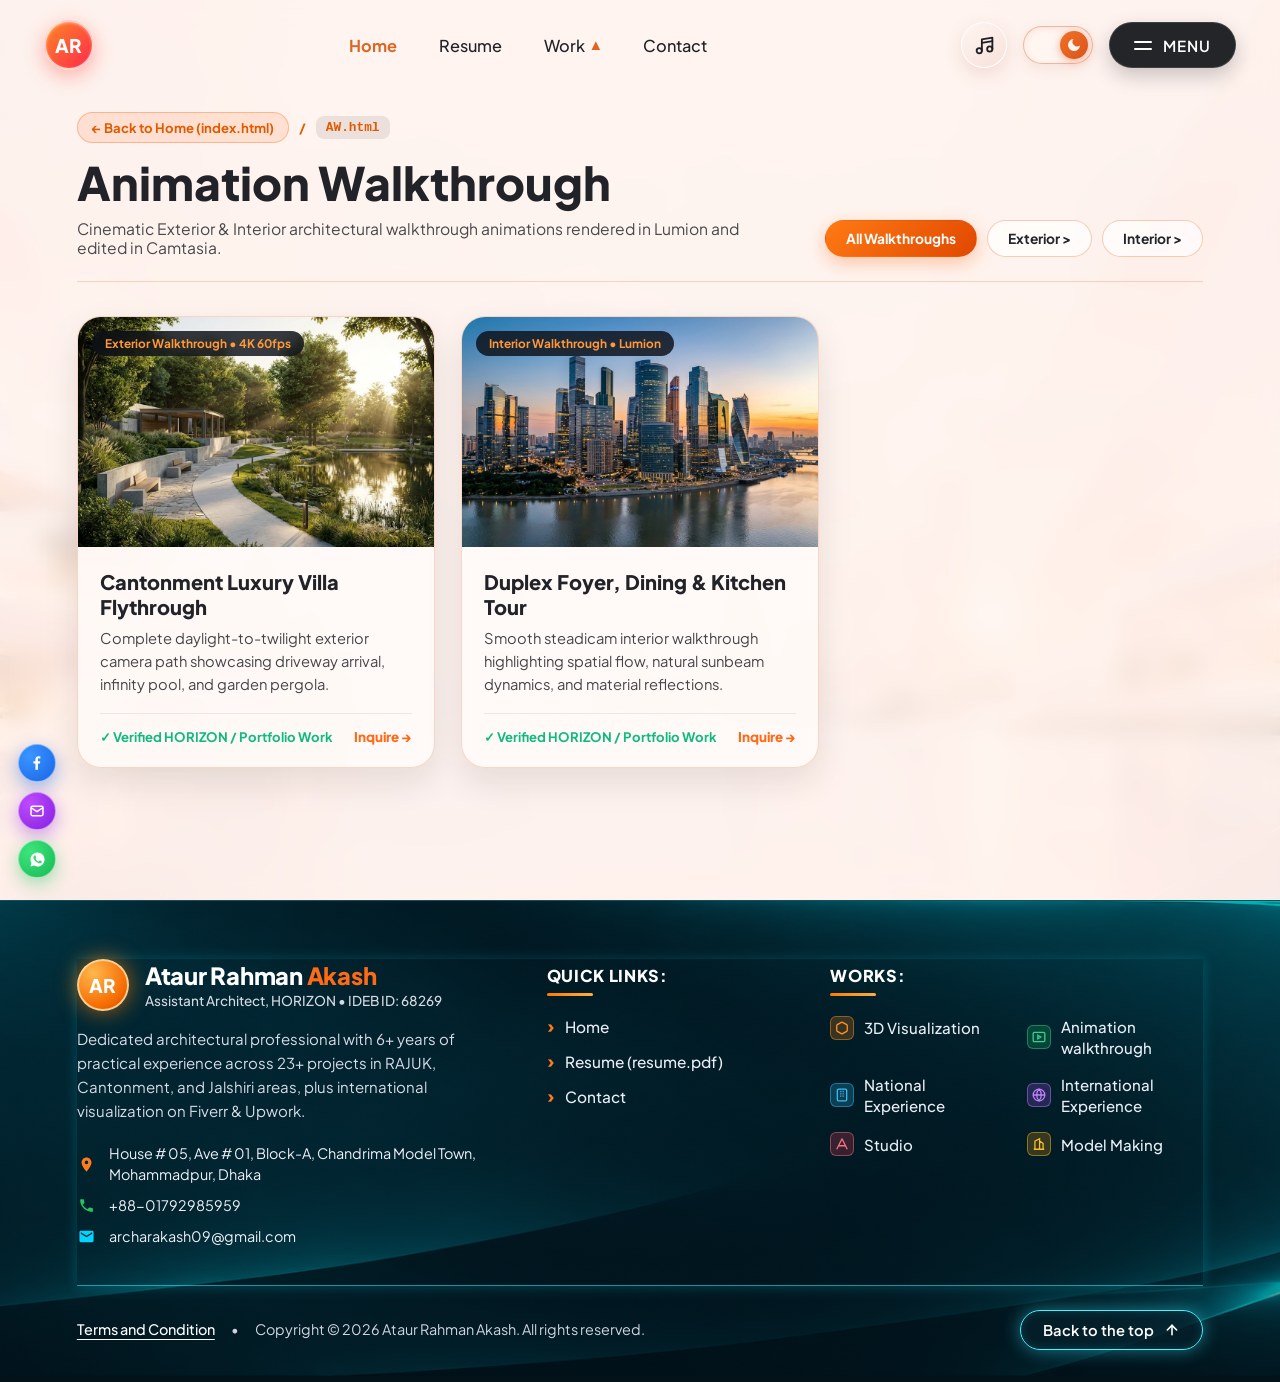
<file: AW.html>
<!DOCTYPE html>
<html lang="en">
<head>
  <meta charset="UTF-8" />
  <meta name="viewport" content="width=device-width, initial-scale=1.0" />
  <title>Ataur Rahman Akash | Assistant Architect, HORIZON</title>
  <link rel="stylesheet" href="style.css" />
</head>
<body>

  <!-- Continuous Background Audio Element -->
  <audio id="bg-audio" src="audio.mp3" preload="auto" loop></audio>

  <!-- Navigation Bar Slot (Loaded from nav.html via script.js) -->
  <div id="nav-placeholder"></div>

  <!-- =======================================================================
       MAIN MULTI-VIEW CONTAINER: Home View (Canvas 1 + Canvas 2) & Subpage View
       ======================================================================= -->
  <main id="app-views">

    <!-- VIEW 1: HOME LANDING & SELECTED WORKS -->
    <div id="view-home">

      <!-- ===================================================================
           1ST CANVAS: LANDING PAGE HERO (PC & Mobile, Light & Dark Mode)
           =================================================================== -->
      <section class="hero-canvas" id="home">
        <!-- Office Background (bg.png) + Light/Dark Atmospheric Overlay -->
        <div class="hero-bg-layer" aria-hidden="true"></div>
        <div class="hero-atmosphere-overlay" aria-hidden="true"></div>

        <!-- Giant Backdrop Watermark Text "AKASH" -->
        <div class="hero-akash-watermark" aria-hidden="true">AKASH</div>

        <!-- Person Image (akash-bgless-professional.png) -->
        <div class="hero-portrait-wrap">
          <img
            src="akash-bgless-professional.png"
            alt="Architect Ataur Rahman Akash"
            class="hero-portrait-img"
          />
        </div>

        <!-- Left Content Column (Desktop) / Bottom Centered Stack (Mobile) -->
        <div class="hero-content-col">
          <!-- Top Location Pill Badge (Desktop) -->
          <div class="hero-top-pill">
            <svg viewBox="0 0 24 24" fill="currentColor">
              <path d="M12 2L2 7v2h20V7L12 2zm-7 9v7H3v2h18v-2h-2v-7h-2v7h-4v-7h-2v7H9v-7H5z"/>
            </svg>
            <span>PORTFOLIO &bull; DHAKA, BANGLADESH</span>
          </div>

          <!-- Main Name Heading -->
          <h1 class="hero-name-title">
            <span class="first-name">Ataur Rahman</span>
            <span class="nick-name">Akash</span>
          </h1>

          <!-- Subtitle Role & HORIZON Badge -->
          <div class="hero-role-row">
            <p class="hero-role-text">
              <span class="role-light-word">Assistant</span>
              <span class="role-bold-word">Architect,</span>
            </p>
            <span class="horizon-badge">HORIZON</span>
          </div>

          <!-- Specialty Continuous Left-to-Right Marquee -->
          <div class="specialty-label">Specialty :</div>
          <div class="specialty-pill-box">
            <span class="spec-bracket">[</span>
            <div class="specialty-marquee-viewport">
              <div class="specialty-track">
                <div class="specialty-group">
                  <span class="spec-item">🏛️ Architecture</span>
                  <span class="spec-divider">|</span>
                  <span class="spec-item">🏗️ Engineering</span>
                  <span class="spec-divider">|</span>
                  <span class="spec-item">🛋️ Interior Design</span>
                  <span class="spec-divider">|</span>
                  <span class="spec-item">🏡 Miniature Model Making</span>
                  <span class="spec-divider">|</span>
                </div>
                <div class="specialty-group" aria-hidden="true">
                  <span class="spec-item">🏛️ Architecture</span>
                  <span class="spec-divider">|</span>
                  <span class="spec-item">🏗️ Engineering</span>
                  <span class="spec-divider">|</span>
                  <span class="spec-item">🛋️ Interior Design</span>
                  <span class="spec-divider">|</span>
                  <span class="spec-item">🏡 Miniature Model Making</span>
                  <span class="spec-divider">|</span>
                </div>
              </div>
            </div>
            <span class="spec-bracket">]</span>
          </div>

          <!-- 3 Primary Action Pill Buttons -->
          <div class="hero-cta-row">
            <a href="#home" onclick="openResumeModal(event); return false;" class="cta-pill-btn btn-get-resume" data-action="open-resume">
              <svg width="19" height="19" viewBox="0 0 24 24" fill="none" stroke="currentColor" stroke-width="2.1" stroke-linecap="round" stroke-linejoin="round">
                <path d="M14 2H6a2 2 0 0 0-2 2v16a2 2 0 0 0 2 2h12a2 2 0 0 0 2-2V8z"></path>
                <polyline points="14 2 14 8 20 8"></polyline>
                <path d="M9 15h6"></path>
                <path d="M9 11h6"></path>
              </svg>
              <span>Get Resume</span>
            </a>

            <a href="#works" onclick="navigateToSection('works'); return false;" class="cta-pill-btn btn-works">
              <svg width="19" height="19" viewBox="0 0 24 24" fill="none" stroke="currentColor" stroke-width="2.2" stroke-linecap="round" stroke-linejoin="round">
                <polygon points="12 2 2 7 12 12 22 7 12 2"></polygon>
                <polyline points="2 12 12 17 22 12"></polyline>
                <polyline points="2 17 12 22 22 17"></polyline>
              </svg>
              <span>Works</span>
            </a>

            <a href="#footer-section" onclick="openContactModal(); return false;" class="cta-pill-btn btn-reach-me" data-action="open-contact">
              <svg width="18" height="18" viewBox="0 0 24 24" fill="currentColor">
                <path d="M2.01 21L23 12 2.01 3 2 10l15 2-15 2z"></path>
              </svg>
              <span>Reach Me!</span>
            </a>
          </div>

          <!-- Experience Glass Card -->
          <div class="hero-exp-card">
            <div>
              <div class="exp-card-eyebrow">PORTFOLIO &bull; DHAKA, BANGLADESH</div>
              <div class="exp-card-headline">
                6+ Years Experience &bull; 23+ Projects<br />
                in RAJUK, Cantonment &amp; Jalshiri
              </div>
            </div>
            <a href="#works" onclick="navigateToPage('exp', 'all'); return false;" class="exp-card-arrow-btn" aria-label="Explore Professional Experiences" title="Explore RAJUK, Cantonment & Jalshiri Experiences">
              <svg width="22" height="22" viewBox="0 0 24 24" fill="none" stroke="currentColor" stroke-width="2.2" stroke-linecap="round" stroke-linejoin="round">
                <line x1="7" y1="17" x2="17" y2="7"></line>
                <polyline points="7 7 17 7 17 17"></polyline>
              </svg>
            </a>
          </div>
        </div>

<!-- Scroll Down Indicator to 2nd Canvas -->
        <a href="#works" class="scroll-down-indicator">
          <svg viewBox="0 0 24 24" fill="none" stroke="currentColor" stroke-width="2.2" stroke-linecap="round" stroke-linejoin="round">
            <polyline points="6 9 12 15 18 9"></polyline>
          </svg>
          <span>SCROLL DOWN</span>
        </a>
      </section>

      <!-- ===================================================================
           2ND CANVAS: SELECTED WORKS (works-light.png in Light, work-dark.png in Dark)
           Updated with the exact 6 Work Categories, Descriptions & Subname Links from Zip
           =================================================================== -->
      <section class="works-canvas" id="works">
        <div class="works-container">
          <!-- Section Header -->
          <div class="works-header-row">
            <div>
              <div class="works-eyebrow">INTERACTIVE PORTFOLIO GALLERY</div>
              <h2 class="works-main-heading">Selected <span>Works</span></h2>
              <p class="works-sub-instruction">
                Point your mouse on any card from the 6 cards to expand it and close the other 5 cards.
              </p>
            </div>
            <div class="works-header-actions">
              <span class="hover-expand-hint">Hover to Expand</span>
              <button type="button" class="subnames-open-btn" id="openActiveProjectBtn">
                <span>Click Subnames to Open Page</span>
                <span>&rarr;</span>
              </button>
            </div>
          </div>

          <!-- 6 Interactive Expandable Cards (Imported from portfolio.gemini.new.zip) -->
          <div class="works-accordion" id="worksAccordion">

            <!-- CARD 1: 3D Visualization (Default Open) -->
            <article class="work-card active" data-index="0">
              <img src="card1.jpg" alt="3D Visualization" class="work-card-bg" />
              <div class="work-card-shade"></div>
              <div class="work-card-icon-badge badge-arch">
                <svg width="22" height="22" viewBox="0 0 24 24" fill="none" stroke="currentColor" stroke-width="2.2">
                  <path d="M21 16V8a2 2 0 0 0-1-1.73l-7-4a2 2 0 0 0-2 0l-7 4A2 2 0 0 0 3 8v8a2 2 0 0 0 1 1.73l7 4a2 2 0 0 0 2 0l7-4A2 2 0 0 0 21 16z"/>
                </svg>
              </div>
              <div class="work-card-vertical-title">3D Visualization</div>
              <div class="work-card-expanded-body">
                <div class="work-card-cat">PHOTOREALISTIC RENDERING</div>
                <button type="button" class="work-card-title-btn" data-subpage="3Dvis" onclick="event.stopPropagation(); navigateToPage('3Dvis', 'all');">
                  <span>3D Visualization</span>
                  <span>&rsaquo;</span>
                </button>
                <p class="work-card-desc">
                  High-detail daylight &amp; twilight architectural visualizations crafted with SketchUp, Lumion &amp; Photoshop.
                </p>
                <div class="work-card-btn-row">
                  <button type="button" class="work-btn-primary" data-subpage="3Dvis-ext" onclick="event.stopPropagation(); navigateToPage('3Dvis', 'exterior');">
                    <span>Exterior &rsaquo;</span>
                  </button>
                  <button type="button" class="work-btn-secondary" data-subpage="3Dvis-int" onclick="event.stopPropagation(); navigateToPage('3Dvis', 'interior');">
                    <span>Interior &rsaquo;</span>
                  </button>
                </div>
              </div>
            </article>

            <!-- CARD 2: Animation Walkthrough -->
            <article class="work-card" data-index="1">
              <img src="card2.jpg" alt="Animation Walkthrough" class="work-card-bg" />
              <div class="work-card-shade"></div>
              <div class="work-card-icon-badge badge-land">
                <svg width="22" height="22" viewBox="0 0 24 24" fill="none" stroke="currentColor" stroke-width="2.2">
                  <rect x="2" y="4" width="20" height="16" rx="2"/><path d="m10 9 5 3-5 3V9z"/>
                </svg>
              </div>
              <div class="work-card-vertical-title">Animation Walkthrough</div>
              <div class="work-card-expanded-body">
                <div class="work-card-cat">CINEMATIC FLYTHROUGH</div>
                <button type="button" class="work-card-title-btn" data-subpage="AW" onclick="event.stopPropagation(); navigateToPage('AW', 'all');">
                  <span>Animation Walkthrough</span>
                  <span>&rsaquo;</span>
                </button>
                <p class="work-card-desc">
                  Immersive 60fps architectural walkthrough videos with realistic foliage, lighting transitions, and human life.
                </p>
                <div class="work-card-btn-row">
                  <button type="button" class="work-btn-primary" data-subpage="AW-ext" onclick="event.stopPropagation(); navigateToPage('AW', 'exterior');">
                    <span>Exterior &rsaquo;</span>
                  </button>
                  <button type="button" class="work-btn-secondary" data-subpage="AW-int" onclick="event.stopPropagation(); navigateToPage('AW', 'interior');">
                    <span>Interior &rsaquo;</span>
                  </button>
                </div>
              </div>
            </article>

            <!-- CARD 3: National Experience -->
            <article class="work-card" data-index="2">
              <img src="card4.jpg" alt="National Experience" class="work-card-bg" />
              <div class="work-card-shade"></div>
              <div class="work-card-icon-badge badge-int">
                <svg width="22" height="22" viewBox="0 0 24 24" fill="none" stroke="currentColor" stroke-width="2.2">
                  <rect x="4" y="2" width="16" height="20" rx="2"/><path d="M9 6h2M13 6h2M9 10h2M13 10h2M9 14h2M13 14h2"/>
                </svg>
              </div>
              <div class="work-card-vertical-title">National Experience</div>
              <div class="work-card-expanded-body">
                <div class="work-card-cat">HORIZON &bull; DHAKA, BANGLADESH</div>
                <button type="button" class="work-card-title-btn" data-subpage="exp-nat" onclick="event.stopPropagation(); navigateToPage('exp', 'national');">
                  <span>National Experience</span>
                  <span>&rsaquo;</span>
                </button>
                <p class="work-card-desc">
                  Contributed to 23+ residential &amp; commercial projects across RAJUK, Dhaka Cantonment, and Jalshiri Abashon.
                </p>
                <div class="work-card-btn-row">
                  <button type="button" class="work-btn-primary" data-subpage="exp-rajuk" onclick="event.stopPropagation(); navigateToPage('exp', 'national');">
                    <span>RAJUK &amp; Jalshiri &rsaquo;</span>
                  </button>
                  <button type="button" class="work-btn-secondary" data-subpage="exp-cant" onclick="event.stopPropagation(); navigateToPage('exp', 'national');">
                    <span>Cantonment Projects &rsaquo;</span>
                  </button>
                </div>
              </div>
            </article>

            <!-- CARD 4: International Experience -->
            <article class="work-card" data-index="3">
              <img src="card3.jpg" alt="International Experience" class="work-card-bg" />
              <div class="work-card-shade"></div>
              <div class="work-card-icon-badge badge-urb">
                <svg width="22" height="22" viewBox="0 0 24 24" fill="none" stroke="currentColor" stroke-width="2.2">
                  <circle cx="12" cy="12" r="10"/><path d="M2 12h20M12 2a15.3 15.3 0 0 1 4 10 15.3 15.3 0 0 1-4 10 15.3 15.3 0 0 1-4-10 15.3 15.3 0 0 1 4-10z"/>
                </svg>
              </div>
              <div class="work-card-vertical-title">International Experience</div>
              <div class="work-card-expanded-body">
                <div class="work-card-cat">FIVERR &amp; UPWORK GLOBAL</div>
                <button type="button" class="work-card-title-btn" data-subpage="exp-int" onclick="event.stopPropagation(); navigateToPage('exp', 'international');">
                  <span>International Experience</span>
                  <span>&rsaquo;</span>
                </button>
                <p class="work-card-desc">
                  Global freelance architectural design, 2D drafting, 3D modeling, and walkthrough delivery for international clients.
                </p>
                <div class="work-card-btn-row">
                  <button type="button" class="work-btn-primary" data-subpage="exp-fiverr" onclick="event.stopPropagation(); navigateToPage('exp', 'international');">
                    <span>Fiverr &amp; Upwork &rsaquo;</span>
                  </button>
                  <button type="button" class="work-btn-secondary" data-subpage="exp-global" onclick="event.stopPropagation(); navigateToPage('exp', 'international');">
                    <span>Global Clients &rsaquo;</span>
                  </button>
                </div>
              </div>
            </article>

            <!-- CARD 5: Studio -->
            <article class="work-card" data-index="4">
              <img src="card5.jpg" alt="Studio" class="work-card-bg" />
              <div class="work-card-shade"></div>
              <div class="work-card-icon-badge badge-stu">
                <svg width="22" height="22" viewBox="0 0 24 24" fill="none" stroke="currentColor" stroke-width="2.2">
                  <path d="m12 3-9 18M12 3l9 18M6 15h12"/>
                </svg>
              </div>
              <div class="work-card-vertical-title">Studio</div>
              <div class="work-card-expanded-body">
                <div class="work-card-cat">DRAFTING &amp; CONCEPT DESIGN</div>
                <button type="button" class="work-card-title-btn" data-subpage="studio" onclick="event.stopPropagation(); navigateToPage('studio', 'all');">
                  <span>Studio</span>
                  <span>&rsaquo;</span>
                </button>
                <p class="work-card-desc">
                  Comprehensive AutoCAD 2D working drawings, floor plans, structural detailing, and B.Sc. studio design sheets.
                </p>
                <div class="work-card-btn-row">
                  <button type="button" class="work-btn-primary" data-subpage="studio-wd" onclick="event.stopPropagation(); navigateToPage('studio', 'all');">
                    <span>Working Drawings &rsaquo;</span>
                  </button>
                  <button type="button" class="work-btn-secondary" data-subpage="studio-dd" onclick="event.stopPropagation(); navigateToPage('studio', 'all');">
                    <span>Design Development &rsaquo;</span>
                  </button>
                </div>
              </div>
            </article>

            <!-- CARD 6: Model Making -->
            <article class="work-card" data-index="5">
              <img src="card6.jpg" alt="Model Making" class="work-card-bg" />
              <div class="work-card-shade"></div>
              <div class="work-card-icon-badge badge-con">
                <svg width="22" height="22" viewBox="0 0 24 24" fill="none" stroke="currentColor" stroke-width="2.2">
                  <path d="M3 21h18M5 21V7l8-4v18M19 21V11l-6-4"/>
                </svg>
              </div>
              <div class="work-card-vertical-title">Model Making</div>
              <div class="work-card-expanded-body">
                <div class="work-card-cat">PHYSICAL SCALE CRAFT</div>
                <button type="button" class="work-card-title-btn" data-subpage="model" onclick="event.stopPropagation(); navigateToPage('model', 'all');">
                  <span>Model Making</span>
                  <span>&rsaquo;</span>
                </button>
                <p class="work-card-desc">
                  Precision physical miniature architectural models, contour site topography, and illuminated presentation maquettes.
                </p>
                <div class="work-card-btn-row">
                  <button type="button" class="work-btn-primary" data-subpage="model-min" onclick="event.stopPropagation(); navigateToPage('model', 'all');">
                    <span>Miniature Models &rsaquo;</span>
                  </button>
                  <button type="button" class="work-btn-secondary" data-subpage="model-urb" onclick="event.stopPropagation(); navigateToPage('model', 'all');">
                    <span>Urban Scale &rsaquo;</span>
                  </button>
                </div>
              </div>
            </article>

          </div>

          <!-- Hidden compatibility shortcuts for quick category jump -->
          <div class="hidden-view" aria-hidden="true">
            <button type="button" onclick="navigateToPage('3Dvis', 'all')">Modern Living Spaces →</button>
            <button type="button" onclick="navigateToPage('AW', 'all')">Landscape Design →</button>
            <button type="button" onclick="navigateToPage('3Dvis', 'interior')">Interior Design →</button>
            <button type="button" onclick="navigateToPage('exp', 'national')">Urban Designs →</button>
            <button type="button" onclick="navigateToPage('studio', 'all')">Studio →</button>
            <button type="button" onclick="navigateToPage('model', 'all')">Concepts →</button>
            <button type="button" onclick="navigateToPage('3Dvis', 'all')">View Project →</button>
            <button type="button" onclick="navigateToPage('exp', 'all')">Explore More</button>
          </div>

          <!-- Bottom Scroll Down to Footer -->
          <div class="works-scroll-footer">
            <div class="works-scroll-line-row">
              <span class="works-scroll-line"></span>
              <a href="#footer-section" class="works-scroll-btn" style="text-decoration:none;">
                <svg width="20" height="20" viewBox="0 0 24 24" fill="none" stroke="currentColor" stroke-width="2.4" stroke-linecap="round" stroke-linejoin="round">
                  <polyline points="6 9 12 15 18 9"></polyline>
                </svg>
                <span>SCROLL DOWN</span>
              </a>
              <span class="works-scroll-line"></span>
            </div>
          </div>
        </div>
      </section>

    </div>

    <!-- ===================================================================
         VIEW 2: LINKED SUBPAGES (3Dvis.html, AW.html, exp.html, studio.html, model.html)
         Rendered dynamically with sub-category filters when navigated
         =================================================================== -->
    <section id="view-subpage" class="subpage-canvas hidden-view">
      <div class="subpage-inner">
        <div class="subpage-top-bar">
          <div>
            <div class="subpage-breadcrumb">
              <button type="button" class="subpage-back-btn" onclick="navigateToPage('home')">
                <span>&larr; Back to Home (index.html)</span>
              </button>
              <span>/</span>
              <span id="subpage-filename" class="subpage-file-badge">3Dvis.html</span>
            </div>
            <h1 id="subpage-title" class="subpage-heading">3D Visualization</h1>
            <p id="subpage-subtitle" class="subpage-desc">
              Photorealistic Exterior &amp; Interior 3D architectural renders created with SketchUp, Lumion &amp; Adobe Photoshop.
            </p>
          </div>
          <div id="subpage-filter-bar" class="subpage-filters"></div>
        </div>

        <div id="subpage-projects-grid" class="subpage-grid"></div>
      </div>
    </section>

  </main>

  <!-- Footer Slot (Loaded from footer.html via script.js) -->
  <div id="footer-placeholder"></div>

  <!-- Interactive Modal Dialog for Resume (resume.pdf), Direct Contact Card & Terms -->
  <div class="portfolio-modal-backdrop" id="portfolioModal" aria-hidden="true">
    <div class="portfolio-modal-card" role="dialog" aria-modal="true">
      <button type="button" class="modal-close-btn" id="portfolioModalClose" aria-label="Close modal">&times;</button>
      <div id="portfolioModalBody"></div>
    </div>
  </div>

  <!-- Fixed Left-Bottom Social Icons (Facebook, Email, WhatsApp) -->
  <div class="hero-social-rail" aria-label="Quick Social Links">
    <a href="https://facebook.com" target="_blank" rel="noopener noreferrer" class="social-circle-btn soc-fb" title="Facebook" aria-label="Facebook">
      <svg width="16" height="16" viewBox="0 0 24 24" fill="currentColor"><path d="M15.12 5.32H17V2.14A26.11 26.11 0 0 0 14.26 2c-2.72 0-4.58 1.66-4.58 4.7v2.62H6.61v3.56h3.07V22h3.68v-9.12h3.06l.46-3.56h-3.52V6.65c0-1.05.29-1.73 1.76-1.73z"/></svg>
    </a>
    <a href="https://mail.google.com/mail/?view=cm&amp;fs=1&amp;to=archarakash09@gmail.com" target="_blank" rel="noopener noreferrer" class="social-circle-btn soc-mail" title="Email: archarakash09@gmail.com" aria-label="Send Email via Gmail">
      <svg width="16" height="16" viewBox="0 0 24 24" fill="none" stroke="currentColor" stroke-width="2.2"><rect x="3" y="5" width="18" height="14" rx="2"/><polyline points="3 7 12 13 21 7"/></svg>
    </a>
    <a href="https://wa.me/8801792985959" target="_blank" rel="noopener noreferrer" class="social-circle-btn soc-wa" title="WhatsApp: +88-01792985959" aria-label="WhatsApp">
      <svg width="17" height="17" viewBox="0 0 24 24" fill="currentColor"><path d="M12.04 2C6.58 2 2.13 6.45 2.13 11.91c0 1.75.46 3.45 1.32 4.95L2.05 22l5.25-1.38c1.45.79 3.08 1.21 4.74 1.21 5.46 0 9.91-4.45 9.91-9.91C21.95 6.45 17.5 2 12.04 2zm5.82 14.01c-.24.68-1.41 1.3-1.95 1.38-.5.08-1.13.11-1.82-.11-.42-.13-.96-.31-1.65-.61-2.92-1.26-4.82-4.21-4.97-4.4-.15-.19-1.19-1.58-1.19-3.01 0-1.43.75-2.13 1.01-2.42.26-.29.58-.36.77-.36.19 0 .39 0 .56.01.18.01.42-.07.66.5.24.58.82 2.01.89 2.15.07.15.12.32.02.51-.1.19-.15.31-.29.48-.15.17-.31.38-.44.51-.15.15-.3.31-.13.6.17.29.76 1.25 1.63 2.03 1.12 1 2.06 1.31 2.35 1.46.29.15.46.12.63-.07.17-.19.73-.85.92-1.14.19-.29.39-.24.65-.15.27.1 1.69.8 1.98.94.29.15.48.22.56.34.08.12.08.7-.16 1.38z"/></svg>
    </a>
  </div>

  <script src="script.js"></script>

  <script>
    window.addEventListener("DOMContentLoaded", function() {
      var h = (window.location.hash || "").replace("#", "") || "all";
      setTimeout(function() { if (window.navigateToPage) window.navigateToPage("AW", h); }, 60);
    });
  </script>
</body>
</html>
</file>
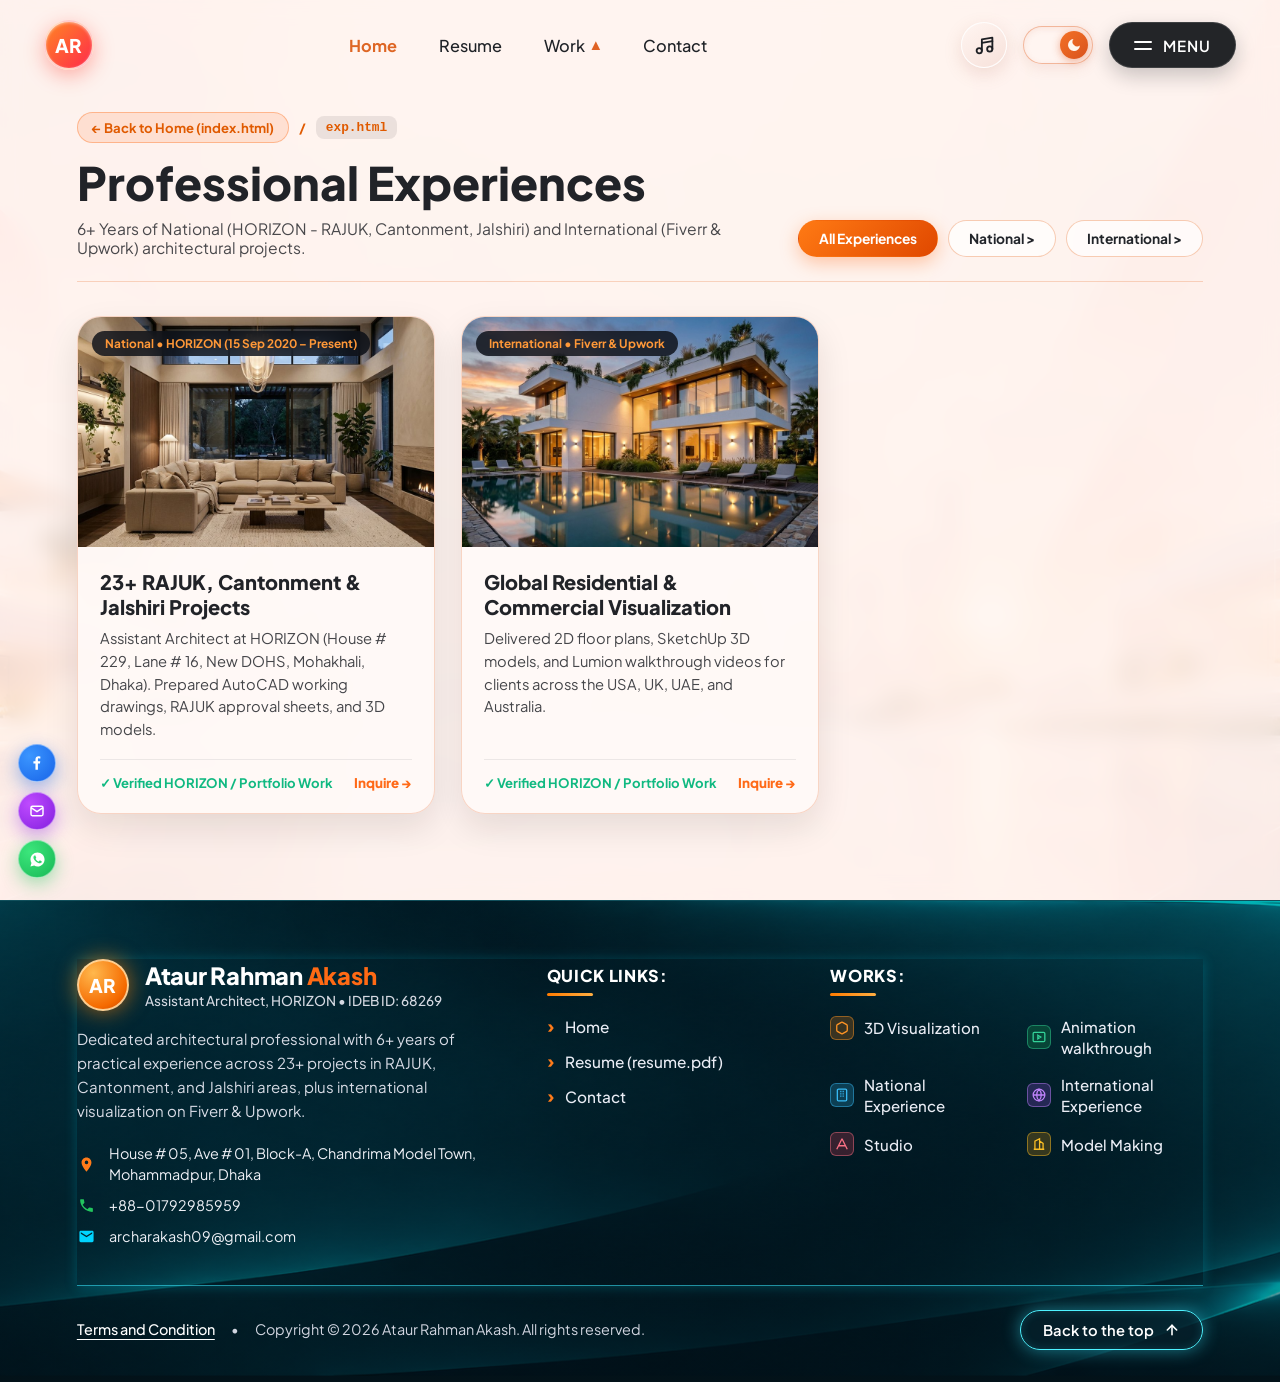
<file: exp.html>
<!DOCTYPE html>
<html lang="en">
<head>
  <meta charset="UTF-8" />
  <meta name="viewport" content="width=device-width, initial-scale=1.0" />
  <title>Ataur Rahman Akash | Assistant Architect, HORIZON</title>
  <link rel="stylesheet" href="style.css" />
</head>
<body>

  <!-- Continuous Background Audio Element -->
  <audio id="bg-audio" src="audio.mp3" preload="auto" loop></audio>

  <!-- Navigation Bar Slot (Loaded from nav.html via script.js) -->
  <div id="nav-placeholder"></div>

  <!-- =======================================================================
       MAIN MULTI-VIEW CONTAINER: Home View (Canvas 1 + Canvas 2) & Subpage View
       ======================================================================= -->
  <main id="app-views">

    <!-- VIEW 1: HOME LANDING & SELECTED WORKS -->
    <div id="view-home">

      <!-- ===================================================================
           1ST CANVAS: LANDING PAGE HERO (PC & Mobile, Light & Dark Mode)
           =================================================================== -->
      <section class="hero-canvas" id="home">
        <!-- Office Background (bg.png) + Light/Dark Atmospheric Overlay -->
        <div class="hero-bg-layer" aria-hidden="true"></div>
        <div class="hero-atmosphere-overlay" aria-hidden="true"></div>

        <!-- Giant Backdrop Watermark Text "AKASH" -->
        <div class="hero-akash-watermark" aria-hidden="true">AKASH</div>

        <!-- Person Image (akash-bgless-professional.png) -->
        <div class="hero-portrait-wrap">
          <img
            src="akash-bgless-professional.png"
            alt="Architect Ataur Rahman Akash"
            class="hero-portrait-img"
          />
        </div>

        <!-- Left Content Column (Desktop) / Bottom Centered Stack (Mobile) -->
        <div class="hero-content-col">
          <!-- Top Location Pill Badge (Desktop) -->
          <div class="hero-top-pill">
            <svg viewBox="0 0 24 24" fill="currentColor">
              <path d="M12 2L2 7v2h20V7L12 2zm-7 9v7H3v2h18v-2h-2v-7h-2v7h-4v-7h-2v7H9v-7H5z"/>
            </svg>
            <span>PORTFOLIO &bull; DHAKA, BANGLADESH</span>
          </div>

          <!-- Main Name Heading -->
          <h1 class="hero-name-title">
            <span class="first-name">Ataur Rahman</span>
            <span class="nick-name">Akash</span>
          </h1>

          <!-- Subtitle Role & HORIZON Badge -->
          <div class="hero-role-row">
            <p class="hero-role-text">
              <span class="role-light-word">Assistant</span>
              <span class="role-bold-word">Architect,</span>
            </p>
            <span class="horizon-badge">HORIZON</span>
          </div>

          <!-- Specialty Continuous Left-to-Right Marquee -->
          <div class="specialty-label">Specialty :</div>
          <div class="specialty-pill-box">
            <span class="spec-bracket">[</span>
            <div class="specialty-marquee-viewport">
              <div class="specialty-track">
                <div class="specialty-group">
                  <span class="spec-item">🏛️ Architecture</span>
                  <span class="spec-divider">|</span>
                  <span class="spec-item">🏗️ Engineering</span>
                  <span class="spec-divider">|</span>
                  <span class="spec-item">🛋️ Interior Design</span>
                  <span class="spec-divider">|</span>
                  <span class="spec-item">🏡 Miniature Model Making</span>
                  <span class="spec-divider">|</span>
                </div>
                <div class="specialty-group" aria-hidden="true">
                  <span class="spec-item">🏛️ Architecture</span>
                  <span class="spec-divider">|</span>
                  <span class="spec-item">🏗️ Engineering</span>
                  <span class="spec-divider">|</span>
                  <span class="spec-item">🛋️ Interior Design</span>
                  <span class="spec-divider">|</span>
                  <span class="spec-item">🏡 Miniature Model Making</span>
                  <span class="spec-divider">|</span>
                </div>
              </div>
            </div>
            <span class="spec-bracket">]</span>
          </div>

          <!-- 3 Primary Action Pill Buttons -->
          <div class="hero-cta-row">
            <a href="#home" onclick="openResumeModal(event); return false;" class="cta-pill-btn btn-get-resume" data-action="open-resume">
              <svg width="19" height="19" viewBox="0 0 24 24" fill="none" stroke="currentColor" stroke-width="2.1" stroke-linecap="round" stroke-linejoin="round">
                <path d="M14 2H6a2 2 0 0 0-2 2v16a2 2 0 0 0 2 2h12a2 2 0 0 0 2-2V8z"></path>
                <polyline points="14 2 14 8 20 8"></polyline>
                <path d="M9 15h6"></path>
                <path d="M9 11h6"></path>
              </svg>
              <span>Get Resume</span>
            </a>

            <a href="#works" onclick="navigateToSection('works'); return false;" class="cta-pill-btn btn-works">
              <svg width="19" height="19" viewBox="0 0 24 24" fill="none" stroke="currentColor" stroke-width="2.2" stroke-linecap="round" stroke-linejoin="round">
                <polygon points="12 2 2 7 12 12 22 7 12 2"></polygon>
                <polyline points="2 12 12 17 22 12"></polyline>
                <polyline points="2 17 12 22 22 17"></polyline>
              </svg>
              <span>Works</span>
            </a>

            <a href="#footer-section" onclick="openContactModal(); return false;" class="cta-pill-btn btn-reach-me" data-action="open-contact">
              <svg width="18" height="18" viewBox="0 0 24 24" fill="currentColor">
                <path d="M2.01 21L23 12 2.01 3 2 10l15 2-15 2z"></path>
              </svg>
              <span>Reach Me!</span>
            </a>
          </div>

          <!-- Experience Glass Card -->
          <div class="hero-exp-card">
            <div>
              <div class="exp-card-eyebrow">PORTFOLIO &bull; DHAKA, BANGLADESH</div>
              <div class="exp-card-headline">
                6+ Years Experience &bull; 23+ Projects<br />
                in RAJUK, Cantonment &amp; Jalshiri
              </div>
            </div>
            <a href="#works" onclick="navigateToPage('exp', 'all'); return false;" class="exp-card-arrow-btn" aria-label="Explore Professional Experiences" title="Explore RAJUK, Cantonment & Jalshiri Experiences">
              <svg width="22" height="22" viewBox="0 0 24 24" fill="none" stroke="currentColor" stroke-width="2.2" stroke-linecap="round" stroke-linejoin="round">
                <line x1="7" y1="17" x2="17" y2="7"></line>
                <polyline points="7 7 17 7 17 17"></polyline>
              </svg>
            </a>
          </div>
        </div>

<!-- Scroll Down Indicator to 2nd Canvas -->
        <a href="#works" class="scroll-down-indicator">
          <svg viewBox="0 0 24 24" fill="none" stroke="currentColor" stroke-width="2.2" stroke-linecap="round" stroke-linejoin="round">
            <polyline points="6 9 12 15 18 9"></polyline>
          </svg>
          <span>SCROLL DOWN</span>
        </a>
      </section>

      <!-- ===================================================================
           2ND CANVAS: SELECTED WORKS (works-light.png in Light, work-dark.png in Dark)
           Updated with the exact 6 Work Categories, Descriptions & Subname Links from Zip
           =================================================================== -->
      <section class="works-canvas" id="works">
        <div class="works-container">
          <!-- Section Header -->
          <div class="works-header-row">
            <div>
              <div class="works-eyebrow">INTERACTIVE PORTFOLIO GALLERY</div>
              <h2 class="works-main-heading">Selected <span>Works</span></h2>
              <p class="works-sub-instruction">
                Point your mouse on any card from the 6 cards to expand it and close the other 5 cards.
              </p>
            </div>
            <div class="works-header-actions">
              <span class="hover-expand-hint">Hover to Expand</span>
              <button type="button" class="subnames-open-btn" id="openActiveProjectBtn">
                <span>Click Subnames to Open Page</span>
                <span>&rarr;</span>
              </button>
            </div>
          </div>

          <!-- 6 Interactive Expandable Cards (Imported from portfolio.gemini.new.zip) -->
          <div class="works-accordion" id="worksAccordion">

            <!-- CARD 1: 3D Visualization (Default Open) -->
            <article class="work-card active" data-index="0">
              <img src="card1.jpg" alt="3D Visualization" class="work-card-bg" />
              <div class="work-card-shade"></div>
              <div class="work-card-icon-badge badge-arch">
                <svg width="22" height="22" viewBox="0 0 24 24" fill="none" stroke="currentColor" stroke-width="2.2">
                  <path d="M21 16V8a2 2 0 0 0-1-1.73l-7-4a2 2 0 0 0-2 0l-7 4A2 2 0 0 0 3 8v8a2 2 0 0 0 1 1.73l7 4a2 2 0 0 0 2 0l7-4A2 2 0 0 0 21 16z"/>
                </svg>
              </div>
              <div class="work-card-vertical-title">3D Visualization</div>
              <div class="work-card-expanded-body">
                <div class="work-card-cat">PHOTOREALISTIC RENDERING</div>
                <button type="button" class="work-card-title-btn" data-subpage="3Dvis" onclick="event.stopPropagation(); navigateToPage('3Dvis', 'all');">
                  <span>3D Visualization</span>
                  <span>&rsaquo;</span>
                </button>
                <p class="work-card-desc">
                  High-detail daylight &amp; twilight architectural visualizations crafted with SketchUp, Lumion &amp; Photoshop.
                </p>
                <div class="work-card-btn-row">
                  <button type="button" class="work-btn-primary" data-subpage="3Dvis-ext" onclick="event.stopPropagation(); navigateToPage('3Dvis', 'exterior');">
                    <span>Exterior &rsaquo;</span>
                  </button>
                  <button type="button" class="work-btn-secondary" data-subpage="3Dvis-int" onclick="event.stopPropagation(); navigateToPage('3Dvis', 'interior');">
                    <span>Interior &rsaquo;</span>
                  </button>
                </div>
              </div>
            </article>

            <!-- CARD 2: Animation Walkthrough -->
            <article class="work-card" data-index="1">
              <img src="card2.jpg" alt="Animation Walkthrough" class="work-card-bg" />
              <div class="work-card-shade"></div>
              <div class="work-card-icon-badge badge-land">
                <svg width="22" height="22" viewBox="0 0 24 24" fill="none" stroke="currentColor" stroke-width="2.2">
                  <rect x="2" y="4" width="20" height="16" rx="2"/><path d="m10 9 5 3-5 3V9z"/>
                </svg>
              </div>
              <div class="work-card-vertical-title">Animation Walkthrough</div>
              <div class="work-card-expanded-body">
                <div class="work-card-cat">CINEMATIC FLYTHROUGH</div>
                <button type="button" class="work-card-title-btn" data-subpage="AW" onclick="event.stopPropagation(); navigateToPage('AW', 'all');">
                  <span>Animation Walkthrough</span>
                  <span>&rsaquo;</span>
                </button>
                <p class="work-card-desc">
                  Immersive 60fps architectural walkthrough videos with realistic foliage, lighting transitions, and human life.
                </p>
                <div class="work-card-btn-row">
                  <button type="button" class="work-btn-primary" data-subpage="AW-ext" onclick="event.stopPropagation(); navigateToPage('AW', 'exterior');">
                    <span>Exterior &rsaquo;</span>
                  </button>
                  <button type="button" class="work-btn-secondary" data-subpage="AW-int" onclick="event.stopPropagation(); navigateToPage('AW', 'interior');">
                    <span>Interior &rsaquo;</span>
                  </button>
                </div>
              </div>
            </article>

            <!-- CARD 3: National Experience -->
            <article class="work-card" data-index="2">
              <img src="card4.jpg" alt="National Experience" class="work-card-bg" />
              <div class="work-card-shade"></div>
              <div class="work-card-icon-badge badge-int">
                <svg width="22" height="22" viewBox="0 0 24 24" fill="none" stroke="currentColor" stroke-width="2.2">
                  <rect x="4" y="2" width="16" height="20" rx="2"/><path d="M9 6h2M13 6h2M9 10h2M13 10h2M9 14h2M13 14h2"/>
                </svg>
              </div>
              <div class="work-card-vertical-title">National Experience</div>
              <div class="work-card-expanded-body">
                <div class="work-card-cat">HORIZON &bull; DHAKA, BANGLADESH</div>
                <button type="button" class="work-card-title-btn" data-subpage="exp-nat" onclick="event.stopPropagation(); navigateToPage('exp', 'national');">
                  <span>National Experience</span>
                  <span>&rsaquo;</span>
                </button>
                <p class="work-card-desc">
                  Contributed to 23+ residential &amp; commercial projects across RAJUK, Dhaka Cantonment, and Jalshiri Abashon.
                </p>
                <div class="work-card-btn-row">
                  <button type="button" class="work-btn-primary" data-subpage="exp-rajuk" onclick="event.stopPropagation(); navigateToPage('exp', 'national');">
                    <span>RAJUK &amp; Jalshiri &rsaquo;</span>
                  </button>
                  <button type="button" class="work-btn-secondary" data-subpage="exp-cant" onclick="event.stopPropagation(); navigateToPage('exp', 'national');">
                    <span>Cantonment Projects &rsaquo;</span>
                  </button>
                </div>
              </div>
            </article>

            <!-- CARD 4: International Experience -->
            <article class="work-card" data-index="3">
              <img src="card3.jpg" alt="International Experience" class="work-card-bg" />
              <div class="work-card-shade"></div>
              <div class="work-card-icon-badge badge-urb">
                <svg width="22" height="22" viewBox="0 0 24 24" fill="none" stroke="currentColor" stroke-width="2.2">
                  <circle cx="12" cy="12" r="10"/><path d="M2 12h20M12 2a15.3 15.3 0 0 1 4 10 15.3 15.3 0 0 1-4 10 15.3 15.3 0 0 1-4-10 15.3 15.3 0 0 1 4-10z"/>
                </svg>
              </div>
              <div class="work-card-vertical-title">International Experience</div>
              <div class="work-card-expanded-body">
                <div class="work-card-cat">FIVERR &amp; UPWORK GLOBAL</div>
                <button type="button" class="work-card-title-btn" data-subpage="exp-int" onclick="event.stopPropagation(); navigateToPage('exp', 'international');">
                  <span>International Experience</span>
                  <span>&rsaquo;</span>
                </button>
                <p class="work-card-desc">
                  Global freelance architectural design, 2D drafting, 3D modeling, and walkthrough delivery for international clients.
                </p>
                <div class="work-card-btn-row">
                  <button type="button" class="work-btn-primary" data-subpage="exp-fiverr" onclick="event.stopPropagation(); navigateToPage('exp', 'international');">
                    <span>Fiverr &amp; Upwork &rsaquo;</span>
                  </button>
                  <button type="button" class="work-btn-secondary" data-subpage="exp-global" onclick="event.stopPropagation(); navigateToPage('exp', 'international');">
                    <span>Global Clients &rsaquo;</span>
                  </button>
                </div>
              </div>
            </article>

            <!-- CARD 5: Studio -->
            <article class="work-card" data-index="4">
              <img src="card5.jpg" alt="Studio" class="work-card-bg" />
              <div class="work-card-shade"></div>
              <div class="work-card-icon-badge badge-stu">
                <svg width="22" height="22" viewBox="0 0 24 24" fill="none" stroke="currentColor" stroke-width="2.2">
                  <path d="m12 3-9 18M12 3l9 18M6 15h12"/>
                </svg>
              </div>
              <div class="work-card-vertical-title">Studio</div>
              <div class="work-card-expanded-body">
                <div class="work-card-cat">DRAFTING &amp; CONCEPT DESIGN</div>
                <button type="button" class="work-card-title-btn" data-subpage="studio" onclick="event.stopPropagation(); navigateToPage('studio', 'all');">
                  <span>Studio</span>
                  <span>&rsaquo;</span>
                </button>
                <p class="work-card-desc">
                  Comprehensive AutoCAD 2D working drawings, floor plans, structural detailing, and B.Sc. studio design sheets.
                </p>
                <div class="work-card-btn-row">
                  <button type="button" class="work-btn-primary" data-subpage="studio-wd" onclick="event.stopPropagation(); navigateToPage('studio', 'all');">
                    <span>Working Drawings &rsaquo;</span>
                  </button>
                  <button type="button" class="work-btn-secondary" data-subpage="studio-dd" onclick="event.stopPropagation(); navigateToPage('studio', 'all');">
                    <span>Design Development &rsaquo;</span>
                  </button>
                </div>
              </div>
            </article>

            <!-- CARD 6: Model Making -->
            <article class="work-card" data-index="5">
              <img src="card6.jpg" alt="Model Making" class="work-card-bg" />
              <div class="work-card-shade"></div>
              <div class="work-card-icon-badge badge-con">
                <svg width="22" height="22" viewBox="0 0 24 24" fill="none" stroke="currentColor" stroke-width="2.2">
                  <path d="M3 21h18M5 21V7l8-4v18M19 21V11l-6-4"/>
                </svg>
              </div>
              <div class="work-card-vertical-title">Model Making</div>
              <div class="work-card-expanded-body">
                <div class="work-card-cat">PHYSICAL SCALE CRAFT</div>
                <button type="button" class="work-card-title-btn" data-subpage="model" onclick="event.stopPropagation(); navigateToPage('model', 'all');">
                  <span>Model Making</span>
                  <span>&rsaquo;</span>
                </button>
                <p class="work-card-desc">
                  Precision physical miniature architectural models, contour site topography, and illuminated presentation maquettes.
                </p>
                <div class="work-card-btn-row">
                  <button type="button" class="work-btn-primary" data-subpage="model-min" onclick="event.stopPropagation(); navigateToPage('model', 'all');">
                    <span>Miniature Models &rsaquo;</span>
                  </button>
                  <button type="button" class="work-btn-secondary" data-subpage="model-urb" onclick="event.stopPropagation(); navigateToPage('model', 'all');">
                    <span>Urban Scale &rsaquo;</span>
                  </button>
                </div>
              </div>
            </article>

          </div>

          <!-- Hidden compatibility shortcuts for quick category jump -->
          <div class="hidden-view" aria-hidden="true">
            <button type="button" onclick="navigateToPage('3Dvis', 'all')">Modern Living Spaces →</button>
            <button type="button" onclick="navigateToPage('AW', 'all')">Landscape Design →</button>
            <button type="button" onclick="navigateToPage('3Dvis', 'interior')">Interior Design →</button>
            <button type="button" onclick="navigateToPage('exp', 'national')">Urban Designs →</button>
            <button type="button" onclick="navigateToPage('studio', 'all')">Studio →</button>
            <button type="button" onclick="navigateToPage('model', 'all')">Concepts →</button>
            <button type="button" onclick="navigateToPage('3Dvis', 'all')">View Project →</button>
            <button type="button" onclick="navigateToPage('exp', 'all')">Explore More</button>
          </div>

          <!-- Bottom Scroll Down to Footer -->
          <div class="works-scroll-footer">
            <div class="works-scroll-line-row">
              <span class="works-scroll-line"></span>
              <a href="#footer-section" class="works-scroll-btn" style="text-decoration:none;">
                <svg width="20" height="20" viewBox="0 0 24 24" fill="none" stroke="currentColor" stroke-width="2.4" stroke-linecap="round" stroke-linejoin="round">
                  <polyline points="6 9 12 15 18 9"></polyline>
                </svg>
                <span>SCROLL DOWN</span>
              </a>
              <span class="works-scroll-line"></span>
            </div>
          </div>
        </div>
      </section>

    </div>

    <!-- ===================================================================
         VIEW 2: LINKED SUBPAGES (3Dvis.html, AW.html, exp.html, studio.html, model.html)
         Rendered dynamically with sub-category filters when navigated
         =================================================================== -->
    <section id="view-subpage" class="subpage-canvas hidden-view">
      <div class="subpage-inner">
        <div class="subpage-top-bar">
          <div>
            <div class="subpage-breadcrumb">
              <button type="button" class="subpage-back-btn" onclick="navigateToPage('home')">
                <span>&larr; Back to Home (index.html)</span>
              </button>
              <span>/</span>
              <span id="subpage-filename" class="subpage-file-badge">3Dvis.html</span>
            </div>
            <h1 id="subpage-title" class="subpage-heading">3D Visualization</h1>
            <p id="subpage-subtitle" class="subpage-desc">
              Photorealistic Exterior &amp; Interior 3D architectural renders created with SketchUp, Lumion &amp; Adobe Photoshop.
            </p>
          </div>
          <div id="subpage-filter-bar" class="subpage-filters"></div>
        </div>

        <div id="subpage-projects-grid" class="subpage-grid"></div>
      </div>
    </section>

  </main>

  <!-- Footer Slot (Loaded from footer.html via script.js) -->
  <div id="footer-placeholder"></div>

  <!-- Interactive Modal Dialog for Resume (resume.pdf), Direct Contact Card & Terms -->
  <div class="portfolio-modal-backdrop" id="portfolioModal" aria-hidden="true">
    <div class="portfolio-modal-card" role="dialog" aria-modal="true">
      <button type="button" class="modal-close-btn" id="portfolioModalClose" aria-label="Close modal">&times;</button>
      <div id="portfolioModalBody"></div>
    </div>
  </div>

  <!-- Fixed Left-Bottom Social Icons (Facebook, Email, WhatsApp) -->
  <div class="hero-social-rail" aria-label="Quick Social Links">
    <a href="https://facebook.com" target="_blank" rel="noopener noreferrer" class="social-circle-btn soc-fb" title="Facebook" aria-label="Facebook">
      <svg width="16" height="16" viewBox="0 0 24 24" fill="currentColor"><path d="M15.12 5.32H17V2.14A26.11 26.11 0 0 0 14.26 2c-2.72 0-4.58 1.66-4.58 4.7v2.62H6.61v3.56h3.07V22h3.68v-9.12h3.06l.46-3.56h-3.52V6.65c0-1.05.29-1.73 1.76-1.73z"/></svg>
    </a>
    <a href="https://mail.google.com/mail/?view=cm&amp;fs=1&amp;to=archarakash09@gmail.com" target="_blank" rel="noopener noreferrer" class="social-circle-btn soc-mail" title="Email: archarakash09@gmail.com" aria-label="Send Email via Gmail">
      <svg width="16" height="16" viewBox="0 0 24 24" fill="none" stroke="currentColor" stroke-width="2.2"><rect x="3" y="5" width="18" height="14" rx="2"/><polyline points="3 7 12 13 21 7"/></svg>
    </a>
    <a href="https://wa.me/8801792985959" target="_blank" rel="noopener noreferrer" class="social-circle-btn soc-wa" title="WhatsApp: +88-01792985959" aria-label="WhatsApp">
      <svg width="17" height="17" viewBox="0 0 24 24" fill="currentColor"><path d="M12.04 2C6.58 2 2.13 6.45 2.13 11.91c0 1.75.46 3.45 1.32 4.95L2.05 22l5.25-1.38c1.45.79 3.08 1.21 4.74 1.21 5.46 0 9.91-4.45 9.91-9.91C21.95 6.45 17.5 2 12.04 2zm5.82 14.01c-.24.68-1.41 1.3-1.95 1.38-.5.08-1.13.11-1.82-.11-.42-.13-.96-.31-1.65-.61-2.92-1.26-4.82-4.21-4.97-4.4-.15-.19-1.19-1.58-1.19-3.01 0-1.43.75-2.13 1.01-2.42.26-.29.58-.36.77-.36.19 0 .39 0 .56.01.18.01.42-.07.66.5.24.58.82 2.01.89 2.15.07.15.12.32.02.51-.1.19-.15.31-.29.48-.15.17-.31.38-.44.51-.15.15-.3.31-.13.6.17.29.76 1.25 1.63 2.03 1.12 1 2.06 1.31 2.35 1.46.29.15.46.12.63-.07.17-.19.73-.85.92-1.14.19-.29.39-.24.65-.15.27.1 1.69.8 1.98.94.29.15.48.22.56.34.08.12.08.7-.16 1.38z"/></svg>
    </a>
  </div>

  <script src="script.js"></script>

  <script>
    window.addEventListener("DOMContentLoaded", function() {
      var h = (window.location.hash || "").replace("#", "") || "all";
      setTimeout(function() { if (window.navigateToPage) window.navigateToPage("exp", h); }, 60);
    });
  </script>
</body>
</html>
</file>
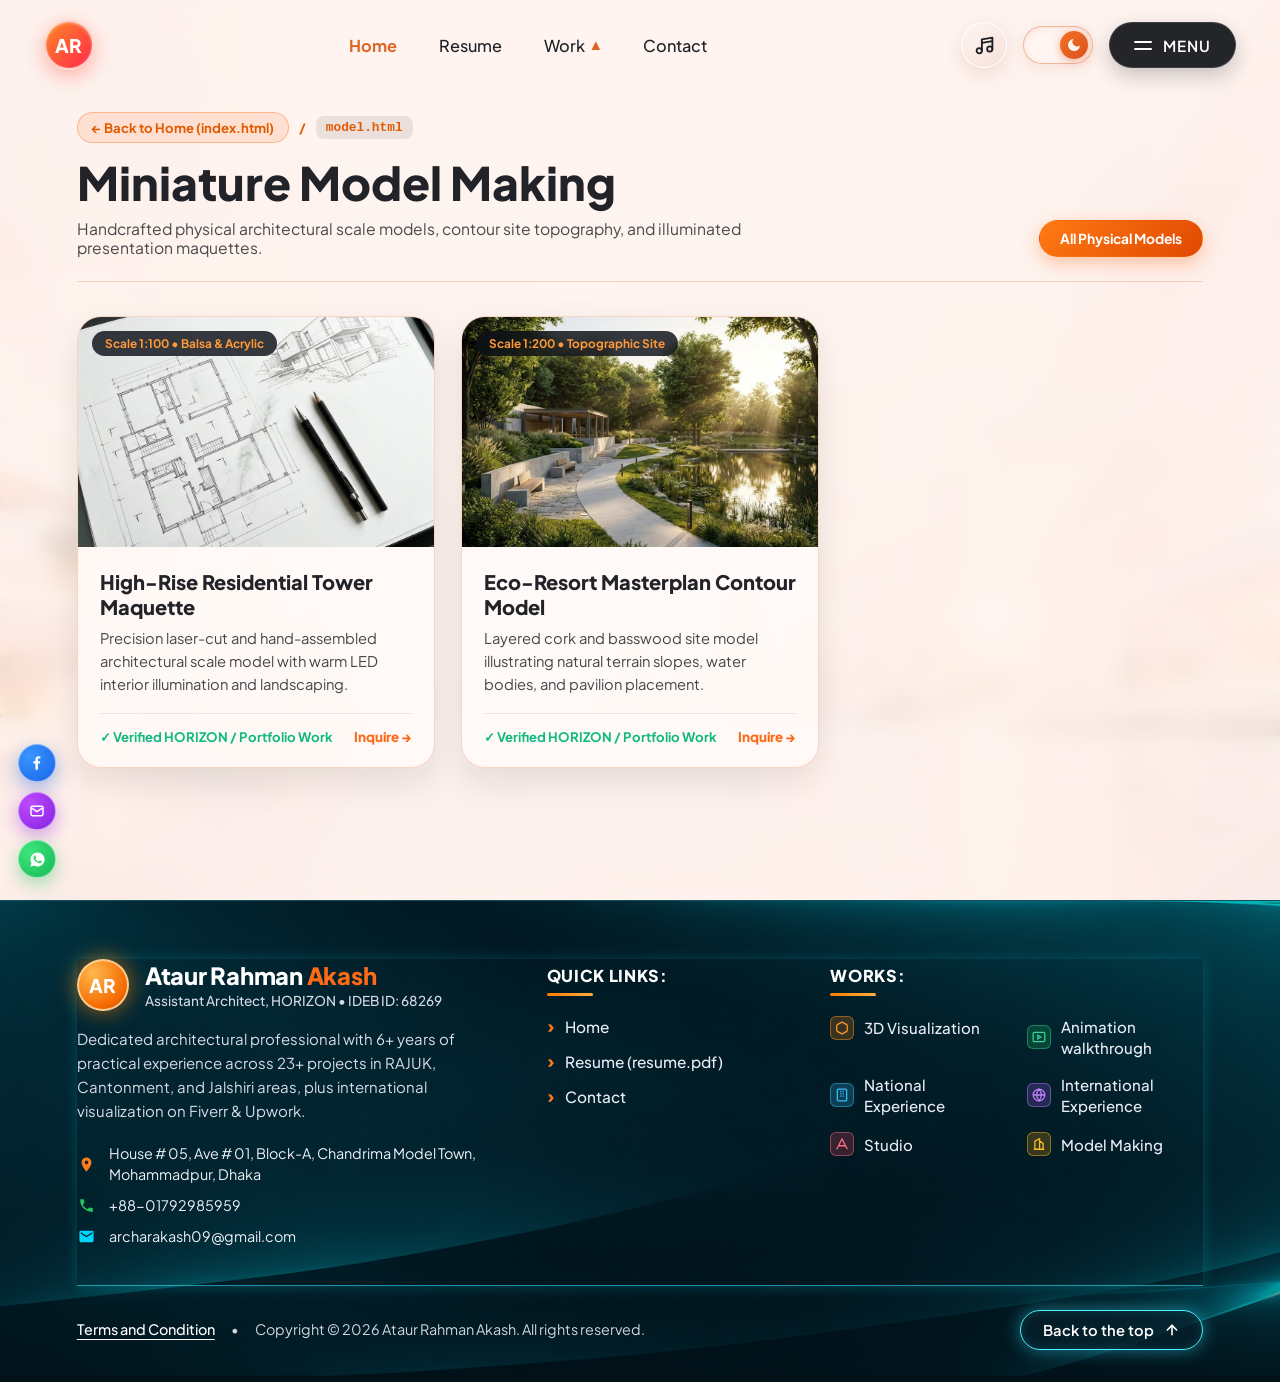
<file: model.html>
<!DOCTYPE html>
<html lang="en">
<head>
  <meta charset="UTF-8" />
  <meta name="viewport" content="width=device-width, initial-scale=1.0" />
  <title>Ataur Rahman Akash | Assistant Architect, HORIZON</title>
  <link rel="stylesheet" href="style.css" />
</head>
<body>

  <!-- Continuous Background Audio Element -->
  <audio id="bg-audio" src="audio.mp3" preload="auto" loop></audio>

  <!-- Navigation Bar Slot (Loaded from nav.html via script.js) -->
  <div id="nav-placeholder"></div>

  <!-- =======================================================================
       MAIN MULTI-VIEW CONTAINER: Home View (Canvas 1 + Canvas 2) & Subpage View
       ======================================================================= -->
  <main id="app-views">

    <!-- VIEW 1: HOME LANDING & SELECTED WORKS -->
    <div id="view-home">

      <!-- ===================================================================
           1ST CANVAS: LANDING PAGE HERO (PC & Mobile, Light & Dark Mode)
           =================================================================== -->
      <section class="hero-canvas" id="home">
        <!-- Office Background (bg.png) + Light/Dark Atmospheric Overlay -->
        <div class="hero-bg-layer" aria-hidden="true"></div>
        <div class="hero-atmosphere-overlay" aria-hidden="true"></div>

        <!-- Giant Backdrop Watermark Text "AKASH" -->
        <div class="hero-akash-watermark" aria-hidden="true">AKASH</div>

        <!-- Person Image (akash-bgless-professional.png) -->
        <div class="hero-portrait-wrap">
          <img
            src="akash-bgless-professional.png"
            alt="Architect Ataur Rahman Akash"
            class="hero-portrait-img"
          />
        </div>

        <!-- Left Content Column (Desktop) / Bottom Centered Stack (Mobile) -->
        <div class="hero-content-col">
          <!-- Top Location Pill Badge (Desktop) -->
          <div class="hero-top-pill">
            <svg viewBox="0 0 24 24" fill="currentColor">
              <path d="M12 2L2 7v2h20V7L12 2zm-7 9v7H3v2h18v-2h-2v-7h-2v7h-4v-7h-2v7H9v-7H5z"/>
            </svg>
            <span>PORTFOLIO &bull; DHAKA, BANGLADESH</span>
          </div>

          <!-- Main Name Heading -->
          <h1 class="hero-name-title">
            <span class="first-name">Ataur Rahman</span>
            <span class="nick-name">Akash</span>
          </h1>

          <!-- Subtitle Role & HORIZON Badge -->
          <div class="hero-role-row">
            <p class="hero-role-text">
              <span class="role-light-word">Assistant</span>
              <span class="role-bold-word">Architect,</span>
            </p>
            <span class="horizon-badge">HORIZON</span>
          </div>

          <!-- Specialty Continuous Left-to-Right Marquee -->
          <div class="specialty-label">Specialty :</div>
          <div class="specialty-pill-box">
            <span class="spec-bracket">[</span>
            <div class="specialty-marquee-viewport">
              <div class="specialty-track">
                <div class="specialty-group">
                  <span class="spec-item">🏛️ Architecture</span>
                  <span class="spec-divider">|</span>
                  <span class="spec-item">🏗️ Engineering</span>
                  <span class="spec-divider">|</span>
                  <span class="spec-item">🛋️ Interior Design</span>
                  <span class="spec-divider">|</span>
                  <span class="spec-item">🏡 Miniature Model Making</span>
                  <span class="spec-divider">|</span>
                </div>
                <div class="specialty-group" aria-hidden="true">
                  <span class="spec-item">🏛️ Architecture</span>
                  <span class="spec-divider">|</span>
                  <span class="spec-item">🏗️ Engineering</span>
                  <span class="spec-divider">|</span>
                  <span class="spec-item">🛋️ Interior Design</span>
                  <span class="spec-divider">|</span>
                  <span class="spec-item">🏡 Miniature Model Making</span>
                  <span class="spec-divider">|</span>
                </div>
              </div>
            </div>
            <span class="spec-bracket">]</span>
          </div>

          <!-- 3 Primary Action Pill Buttons -->
          <div class="hero-cta-row">
            <a href="#home" onclick="openResumeModal(event); return false;" class="cta-pill-btn btn-get-resume" data-action="open-resume">
              <svg width="19" height="19" viewBox="0 0 24 24" fill="none" stroke="currentColor" stroke-width="2.1" stroke-linecap="round" stroke-linejoin="round">
                <path d="M14 2H6a2 2 0 0 0-2 2v16a2 2 0 0 0 2 2h12a2 2 0 0 0 2-2V8z"></path>
                <polyline points="14 2 14 8 20 8"></polyline>
                <path d="M9 15h6"></path>
                <path d="M9 11h6"></path>
              </svg>
              <span>Get Resume</span>
            </a>

            <a href="#works" onclick="navigateToSection('works'); return false;" class="cta-pill-btn btn-works">
              <svg width="19" height="19" viewBox="0 0 24 24" fill="none" stroke="currentColor" stroke-width="2.2" stroke-linecap="round" stroke-linejoin="round">
                <polygon points="12 2 2 7 12 12 22 7 12 2"></polygon>
                <polyline points="2 12 12 17 22 12"></polyline>
                <polyline points="2 17 12 22 22 17"></polyline>
              </svg>
              <span>Works</span>
            </a>

            <a href="#footer-section" onclick="openContactModal(); return false;" class="cta-pill-btn btn-reach-me" data-action="open-contact">
              <svg width="18" height="18" viewBox="0 0 24 24" fill="currentColor">
                <path d="M2.01 21L23 12 2.01 3 2 10l15 2-15 2z"></path>
              </svg>
              <span>Reach Me!</span>
            </a>
          </div>

          <!-- Experience Glass Card -->
          <div class="hero-exp-card">
            <div>
              <div class="exp-card-eyebrow">PORTFOLIO &bull; DHAKA, BANGLADESH</div>
              <div class="exp-card-headline">
                6+ Years Experience &bull; 23+ Projects<br />
                in RAJUK, Cantonment &amp; Jalshiri
              </div>
            </div>
            <a href="#works" onclick="navigateToPage('exp', 'all'); return false;" class="exp-card-arrow-btn" aria-label="Explore Professional Experiences" title="Explore RAJUK, Cantonment & Jalshiri Experiences">
              <svg width="22" height="22" viewBox="0 0 24 24" fill="none" stroke="currentColor" stroke-width="2.2" stroke-linecap="round" stroke-linejoin="round">
                <line x1="7" y1="17" x2="17" y2="7"></line>
                <polyline points="7 7 17 7 17 17"></polyline>
              </svg>
            </a>
          </div>
        </div>

<!-- Scroll Down Indicator to 2nd Canvas -->
        <a href="#works" class="scroll-down-indicator">
          <svg viewBox="0 0 24 24" fill="none" stroke="currentColor" stroke-width="2.2" stroke-linecap="round" stroke-linejoin="round">
            <polyline points="6 9 12 15 18 9"></polyline>
          </svg>
          <span>SCROLL DOWN</span>
        </a>
      </section>

      <!-- ===================================================================
           2ND CANVAS: SELECTED WORKS (works-light.png in Light, work-dark.png in Dark)
           Updated with the exact 6 Work Categories, Descriptions & Subname Links from Zip
           =================================================================== -->
      <section class="works-canvas" id="works">
        <div class="works-container">
          <!-- Section Header -->
          <div class="works-header-row">
            <div>
              <div class="works-eyebrow">INTERACTIVE PORTFOLIO GALLERY</div>
              <h2 class="works-main-heading">Selected <span>Works</span></h2>
              <p class="works-sub-instruction">
                Point your mouse on any card from the 6 cards to expand it and close the other 5 cards.
              </p>
            </div>
            <div class="works-header-actions">
              <span class="hover-expand-hint">Hover to Expand</span>
              <button type="button" class="subnames-open-btn" id="openActiveProjectBtn">
                <span>Click Subnames to Open Page</span>
                <span>&rarr;</span>
              </button>
            </div>
          </div>

          <!-- 6 Interactive Expandable Cards (Imported from portfolio.gemini.new.zip) -->
          <div class="works-accordion" id="worksAccordion">

            <!-- CARD 1: 3D Visualization (Default Open) -->
            <article class="work-card active" data-index="0">
              <img src="card1.jpg" alt="3D Visualization" class="work-card-bg" />
              <div class="work-card-shade"></div>
              <div class="work-card-icon-badge badge-arch">
                <svg width="22" height="22" viewBox="0 0 24 24" fill="none" stroke="currentColor" stroke-width="2.2">
                  <path d="M21 16V8a2 2 0 0 0-1-1.73l-7-4a2 2 0 0 0-2 0l-7 4A2 2 0 0 0 3 8v8a2 2 0 0 0 1 1.73l7 4a2 2 0 0 0 2 0l7-4A2 2 0 0 0 21 16z"/>
                </svg>
              </div>
              <div class="work-card-vertical-title">3D Visualization</div>
              <div class="work-card-expanded-body">
                <div class="work-card-cat">PHOTOREALISTIC RENDERING</div>
                <button type="button" class="work-card-title-btn" data-subpage="3Dvis" onclick="event.stopPropagation(); navigateToPage('3Dvis', 'all');">
                  <span>3D Visualization</span>
                  <span>&rsaquo;</span>
                </button>
                <p class="work-card-desc">
                  High-detail daylight &amp; twilight architectural visualizations crafted with SketchUp, Lumion &amp; Photoshop.
                </p>
                <div class="work-card-btn-row">
                  <button type="button" class="work-btn-primary" data-subpage="3Dvis-ext" onclick="event.stopPropagation(); navigateToPage('3Dvis', 'exterior');">
                    <span>Exterior &rsaquo;</span>
                  </button>
                  <button type="button" class="work-btn-secondary" data-subpage="3Dvis-int" onclick="event.stopPropagation(); navigateToPage('3Dvis', 'interior');">
                    <span>Interior &rsaquo;</span>
                  </button>
                </div>
              </div>
            </article>

            <!-- CARD 2: Animation Walkthrough -->
            <article class="work-card" data-index="1">
              <img src="card2.jpg" alt="Animation Walkthrough" class="work-card-bg" />
              <div class="work-card-shade"></div>
              <div class="work-card-icon-badge badge-land">
                <svg width="22" height="22" viewBox="0 0 24 24" fill="none" stroke="currentColor" stroke-width="2.2">
                  <rect x="2" y="4" width="20" height="16" rx="2"/><path d="m10 9 5 3-5 3V9z"/>
                </svg>
              </div>
              <div class="work-card-vertical-title">Animation Walkthrough</div>
              <div class="work-card-expanded-body">
                <div class="work-card-cat">CINEMATIC FLYTHROUGH</div>
                <button type="button" class="work-card-title-btn" data-subpage="AW" onclick="event.stopPropagation(); navigateToPage('AW', 'all');">
                  <span>Animation Walkthrough</span>
                  <span>&rsaquo;</span>
                </button>
                <p class="work-card-desc">
                  Immersive 60fps architectural walkthrough videos with realistic foliage, lighting transitions, and human life.
                </p>
                <div class="work-card-btn-row">
                  <button type="button" class="work-btn-primary" data-subpage="AW-ext" onclick="event.stopPropagation(); navigateToPage('AW', 'exterior');">
                    <span>Exterior &rsaquo;</span>
                  </button>
                  <button type="button" class="work-btn-secondary" data-subpage="AW-int" onclick="event.stopPropagation(); navigateToPage('AW', 'interior');">
                    <span>Interior &rsaquo;</span>
                  </button>
                </div>
              </div>
            </article>

            <!-- CARD 3: National Experience -->
            <article class="work-card" data-index="2">
              <img src="card4.jpg" alt="National Experience" class="work-card-bg" />
              <div class="work-card-shade"></div>
              <div class="work-card-icon-badge badge-int">
                <svg width="22" height="22" viewBox="0 0 24 24" fill="none" stroke="currentColor" stroke-width="2.2">
                  <rect x="4" y="2" width="16" height="20" rx="2"/><path d="M9 6h2M13 6h2M9 10h2M13 10h2M9 14h2M13 14h2"/>
                </svg>
              </div>
              <div class="work-card-vertical-title">National Experience</div>
              <div class="work-card-expanded-body">
                <div class="work-card-cat">HORIZON &bull; DHAKA, BANGLADESH</div>
                <button type="button" class="work-card-title-btn" data-subpage="exp-nat" onclick="event.stopPropagation(); navigateToPage('exp', 'national');">
                  <span>National Experience</span>
                  <span>&rsaquo;</span>
                </button>
                <p class="work-card-desc">
                  Contributed to 23+ residential &amp; commercial projects across RAJUK, Dhaka Cantonment, and Jalshiri Abashon.
                </p>
                <div class="work-card-btn-row">
                  <button type="button" class="work-btn-primary" data-subpage="exp-rajuk" onclick="event.stopPropagation(); navigateToPage('exp', 'national');">
                    <span>RAJUK &amp; Jalshiri &rsaquo;</span>
                  </button>
                  <button type="button" class="work-btn-secondary" data-subpage="exp-cant" onclick="event.stopPropagation(); navigateToPage('exp', 'national');">
                    <span>Cantonment Projects &rsaquo;</span>
                  </button>
                </div>
              </div>
            </article>

            <!-- CARD 4: International Experience -->
            <article class="work-card" data-index="3">
              <img src="card3.jpg" alt="International Experience" class="work-card-bg" />
              <div class="work-card-shade"></div>
              <div class="work-card-icon-badge badge-urb">
                <svg width="22" height="22" viewBox="0 0 24 24" fill="none" stroke="currentColor" stroke-width="2.2">
                  <circle cx="12" cy="12" r="10"/><path d="M2 12h20M12 2a15.3 15.3 0 0 1 4 10 15.3 15.3 0 0 1-4 10 15.3 15.3 0 0 1-4-10 15.3 15.3 0 0 1 4-10z"/>
                </svg>
              </div>
              <div class="work-card-vertical-title">International Experience</div>
              <div class="work-card-expanded-body">
                <div class="work-card-cat">FIVERR &amp; UPWORK GLOBAL</div>
                <button type="button" class="work-card-title-btn" data-subpage="exp-int" onclick="event.stopPropagation(); navigateToPage('exp', 'international');">
                  <span>International Experience</span>
                  <span>&rsaquo;</span>
                </button>
                <p class="work-card-desc">
                  Global freelance architectural design, 2D drafting, 3D modeling, and walkthrough delivery for international clients.
                </p>
                <div class="work-card-btn-row">
                  <button type="button" class="work-btn-primary" data-subpage="exp-fiverr" onclick="event.stopPropagation(); navigateToPage('exp', 'international');">
                    <span>Fiverr &amp; Upwork &rsaquo;</span>
                  </button>
                  <button type="button" class="work-btn-secondary" data-subpage="exp-global" onclick="event.stopPropagation(); navigateToPage('exp', 'international');">
                    <span>Global Clients &rsaquo;</span>
                  </button>
                </div>
              </div>
            </article>

            <!-- CARD 5: Studio -->
            <article class="work-card" data-index="4">
              <img src="card5.jpg" alt="Studio" class="work-card-bg" />
              <div class="work-card-shade"></div>
              <div class="work-card-icon-badge badge-stu">
                <svg width="22" height="22" viewBox="0 0 24 24" fill="none" stroke="currentColor" stroke-width="2.2">
                  <path d="m12 3-9 18M12 3l9 18M6 15h12"/>
                </svg>
              </div>
              <div class="work-card-vertical-title">Studio</div>
              <div class="work-card-expanded-body">
                <div class="work-card-cat">DRAFTING &amp; CONCEPT DESIGN</div>
                <button type="button" class="work-card-title-btn" data-subpage="studio" onclick="event.stopPropagation(); navigateToPage('studio', 'all');">
                  <span>Studio</span>
                  <span>&rsaquo;</span>
                </button>
                <p class="work-card-desc">
                  Comprehensive AutoCAD 2D working drawings, floor plans, structural detailing, and B.Sc. studio design sheets.
                </p>
                <div class="work-card-btn-row">
                  <button type="button" class="work-btn-primary" data-subpage="studio-wd" onclick="event.stopPropagation(); navigateToPage('studio', 'all');">
                    <span>Working Drawings &rsaquo;</span>
                  </button>
                  <button type="button" class="work-btn-secondary" data-subpage="studio-dd" onclick="event.stopPropagation(); navigateToPage('studio', 'all');">
                    <span>Design Development &rsaquo;</span>
                  </button>
                </div>
              </div>
            </article>

            <!-- CARD 6: Model Making -->
            <article class="work-card" data-index="5">
              <img src="card6.jpg" alt="Model Making" class="work-card-bg" />
              <div class="work-card-shade"></div>
              <div class="work-card-icon-badge badge-con">
                <svg width="22" height="22" viewBox="0 0 24 24" fill="none" stroke="currentColor" stroke-width="2.2">
                  <path d="M3 21h18M5 21V7l8-4v18M19 21V11l-6-4"/>
                </svg>
              </div>
              <div class="work-card-vertical-title">Model Making</div>
              <div class="work-card-expanded-body">
                <div class="work-card-cat">PHYSICAL SCALE CRAFT</div>
                <button type="button" class="work-card-title-btn" data-subpage="model" onclick="event.stopPropagation(); navigateToPage('model', 'all');">
                  <span>Model Making</span>
                  <span>&rsaquo;</span>
                </button>
                <p class="work-card-desc">
                  Precision physical miniature architectural models, contour site topography, and illuminated presentation maquettes.
                </p>
                <div class="work-card-btn-row">
                  <button type="button" class="work-btn-primary" data-subpage="model-min" onclick="event.stopPropagation(); navigateToPage('model', 'all');">
                    <span>Miniature Models &rsaquo;</span>
                  </button>
                  <button type="button" class="work-btn-secondary" data-subpage="model-urb" onclick="event.stopPropagation(); navigateToPage('model', 'all');">
                    <span>Urban Scale &rsaquo;</span>
                  </button>
                </div>
              </div>
            </article>

          </div>

          <!-- Hidden compatibility shortcuts for quick category jump -->
          <div class="hidden-view" aria-hidden="true">
            <button type="button" onclick="navigateToPage('3Dvis', 'all')">Modern Living Spaces →</button>
            <button type="button" onclick="navigateToPage('AW', 'all')">Landscape Design →</button>
            <button type="button" onclick="navigateToPage('3Dvis', 'interior')">Interior Design →</button>
            <button type="button" onclick="navigateToPage('exp', 'national')">Urban Designs →</button>
            <button type="button" onclick="navigateToPage('studio', 'all')">Studio →</button>
            <button type="button" onclick="navigateToPage('model', 'all')">Concepts →</button>
            <button type="button" onclick="navigateToPage('3Dvis', 'all')">View Project →</button>
            <button type="button" onclick="navigateToPage('exp', 'all')">Explore More</button>
          </div>

          <!-- Bottom Scroll Down to Footer -->
          <div class="works-scroll-footer">
            <div class="works-scroll-line-row">
              <span class="works-scroll-line"></span>
              <a href="#footer-section" class="works-scroll-btn" style="text-decoration:none;">
                <svg width="20" height="20" viewBox="0 0 24 24" fill="none" stroke="currentColor" stroke-width="2.4" stroke-linecap="round" stroke-linejoin="round">
                  <polyline points="6 9 12 15 18 9"></polyline>
                </svg>
                <span>SCROLL DOWN</span>
              </a>
              <span class="works-scroll-line"></span>
            </div>
          </div>
        </div>
      </section>

    </div>

    <!-- ===================================================================
         VIEW 2: LINKED SUBPAGES (3Dvis.html, AW.html, exp.html, studio.html, model.html)
         Rendered dynamically with sub-category filters when navigated
         =================================================================== -->
    <section id="view-subpage" class="subpage-canvas hidden-view">
      <div class="subpage-inner">
        <div class="subpage-top-bar">
          <div>
            <div class="subpage-breadcrumb">
              <button type="button" class="subpage-back-btn" onclick="navigateToPage('home')">
                <span>&larr; Back to Home (index.html)</span>
              </button>
              <span>/</span>
              <span id="subpage-filename" class="subpage-file-badge">3Dvis.html</span>
            </div>
            <h1 id="subpage-title" class="subpage-heading">3D Visualization</h1>
            <p id="subpage-subtitle" class="subpage-desc">
              Photorealistic Exterior &amp; Interior 3D architectural renders created with SketchUp, Lumion &amp; Adobe Photoshop.
            </p>
          </div>
          <div id="subpage-filter-bar" class="subpage-filters"></div>
        </div>

        <div id="subpage-projects-grid" class="subpage-grid"></div>
      </div>
    </section>

  </main>

  <!-- Footer Slot (Loaded from footer.html via script.js) -->
  <div id="footer-placeholder"></div>

  <!-- Interactive Modal Dialog for Resume (resume.pdf), Direct Contact Card & Terms -->
  <div class="portfolio-modal-backdrop" id="portfolioModal" aria-hidden="true">
    <div class="portfolio-modal-card" role="dialog" aria-modal="true">
      <button type="button" class="modal-close-btn" id="portfolioModalClose" aria-label="Close modal">&times;</button>
      <div id="portfolioModalBody"></div>
    </div>
  </div>

  <!-- Fixed Left-Bottom Social Icons (Facebook, Email, WhatsApp) -->
  <div class="hero-social-rail" aria-label="Quick Social Links">
    <a href="https://facebook.com" target="_blank" rel="noopener noreferrer" class="social-circle-btn soc-fb" title="Facebook" aria-label="Facebook">
      <svg width="16" height="16" viewBox="0 0 24 24" fill="currentColor"><path d="M15.12 5.32H17V2.14A26.11 26.11 0 0 0 14.26 2c-2.72 0-4.58 1.66-4.58 4.7v2.62H6.61v3.56h3.07V22h3.68v-9.12h3.06l.46-3.56h-3.52V6.65c0-1.05.29-1.73 1.76-1.73z"/></svg>
    </a>
    <a href="https://mail.google.com/mail/?view=cm&amp;fs=1&amp;to=archarakash09@gmail.com" target="_blank" rel="noopener noreferrer" class="social-circle-btn soc-mail" title="Email: archarakash09@gmail.com" aria-label="Send Email via Gmail">
      <svg width="16" height="16" viewBox="0 0 24 24" fill="none" stroke="currentColor" stroke-width="2.2"><rect x="3" y="5" width="18" height="14" rx="2"/><polyline points="3 7 12 13 21 7"/></svg>
    </a>
    <a href="https://wa.me/8801792985959" target="_blank" rel="noopener noreferrer" class="social-circle-btn soc-wa" title="WhatsApp: +88-01792985959" aria-label="WhatsApp">
      <svg width="17" height="17" viewBox="0 0 24 24" fill="currentColor"><path d="M12.04 2C6.58 2 2.13 6.45 2.13 11.91c0 1.75.46 3.45 1.32 4.95L2.05 22l5.25-1.38c1.45.79 3.08 1.21 4.74 1.21 5.46 0 9.91-4.45 9.91-9.91C21.95 6.45 17.5 2 12.04 2zm5.82 14.01c-.24.68-1.41 1.3-1.95 1.38-.5.08-1.13.11-1.82-.11-.42-.13-.96-.31-1.65-.61-2.92-1.26-4.82-4.21-4.97-4.4-.15-.19-1.19-1.58-1.19-3.01 0-1.43.75-2.13 1.01-2.42.26-.29.58-.36.77-.36.19 0 .39 0 .56.01.18.01.42-.07.66.5.24.58.82 2.01.89 2.15.07.15.12.32.02.51-.1.19-.15.31-.29.48-.15.17-.31.38-.44.51-.15.15-.3.31-.13.6.17.29.76 1.25 1.63 2.03 1.12 1 2.06 1.31 2.35 1.46.29.15.46.12.63-.07.17-.19.73-.85.92-1.14.19-.29.39-.24.65-.15.27.1 1.69.8 1.98.94.29.15.48.22.56.34.08.12.08.7-.16 1.38z"/></svg>
    </a>
  </div>

  <script src="script.js"></script>

  <script>
    window.addEventListener("DOMContentLoaded", function() {
      var h = (window.location.hash || "").replace("#", "") || "all";
      setTimeout(function() { if (window.navigateToPage) window.navigateToPage("model", h); }, 60);
    });
  </script>
</body>
</html>
</file>
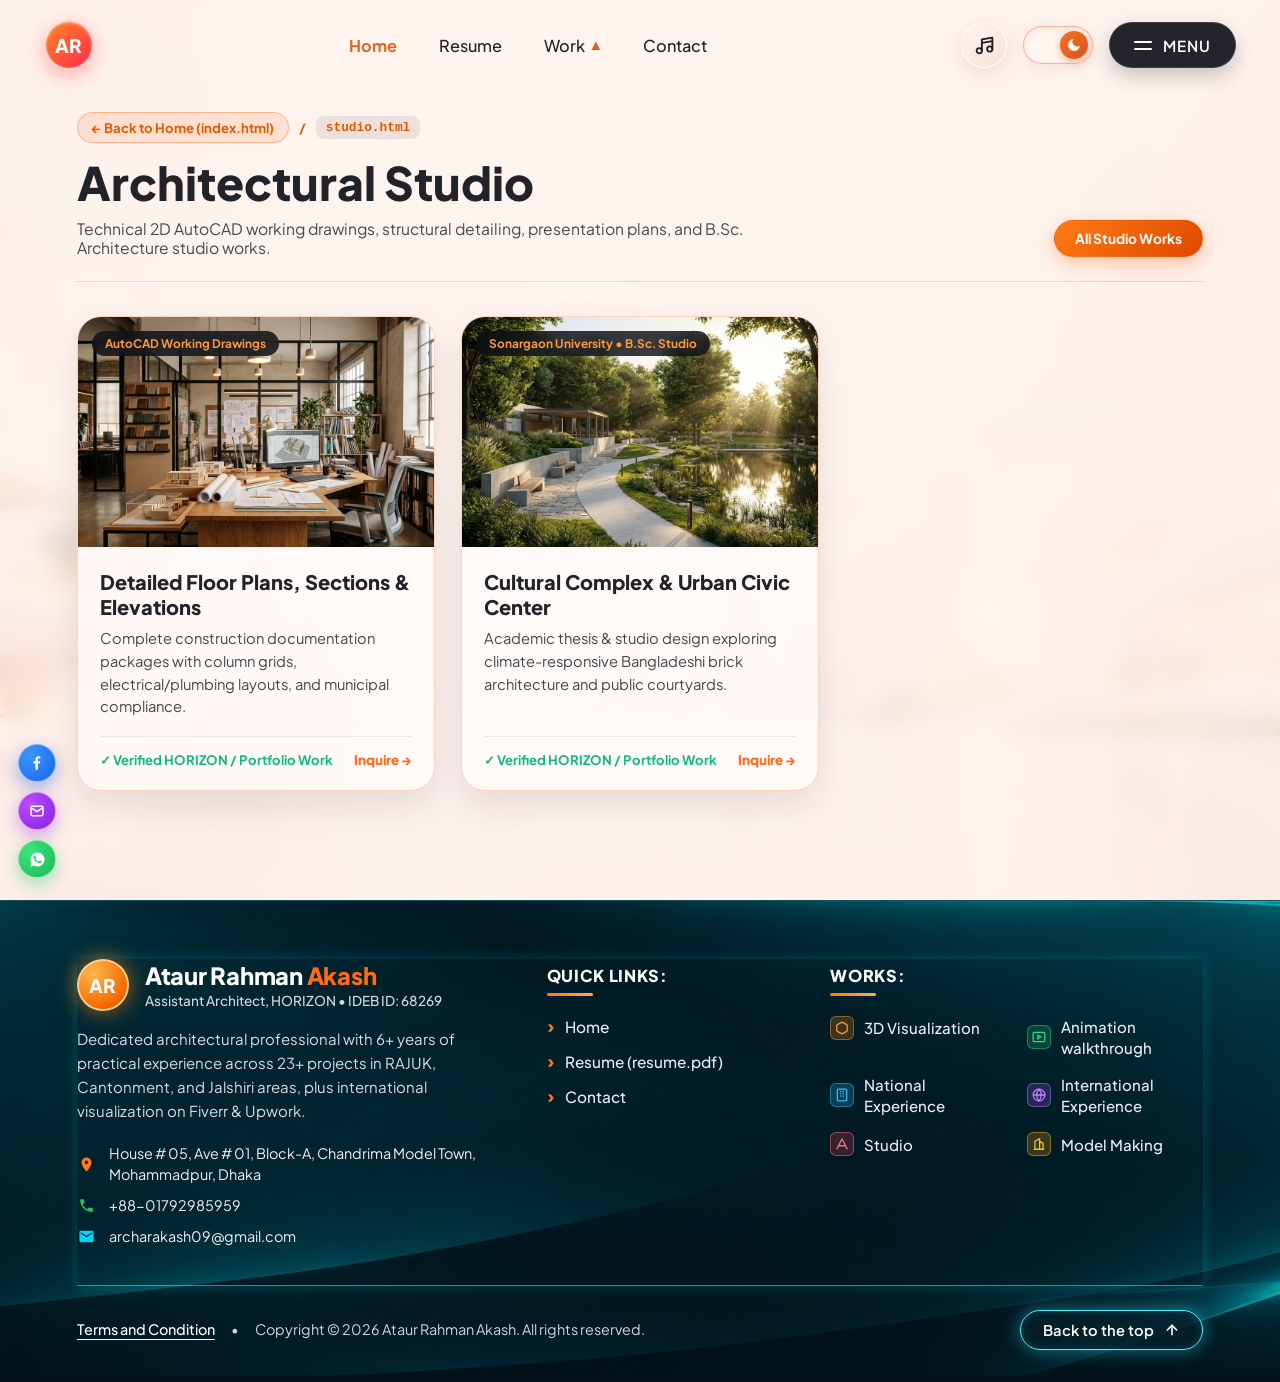
<file: studio.html>
<!DOCTYPE html>
<html lang="en">
<head>
  <meta charset="UTF-8" />
  <meta name="viewport" content="width=device-width, initial-scale=1.0" />
  <title>Ataur Rahman Akash | Assistant Architect, HORIZON</title>
  <link rel="stylesheet" href="style.css" />
</head>
<body>

  <!-- Continuous Background Audio Element -->
  <audio id="bg-audio" src="audio.mp3" preload="auto" loop></audio>

  <!-- Navigation Bar Slot (Loaded from nav.html via script.js) -->
  <div id="nav-placeholder"></div>

  <!-- =======================================================================
       MAIN MULTI-VIEW CONTAINER: Home View (Canvas 1 + Canvas 2) & Subpage View
       ======================================================================= -->
  <main id="app-views">

    <!-- VIEW 1: HOME LANDING & SELECTED WORKS -->
    <div id="view-home">

      <!-- ===================================================================
           1ST CANVAS: LANDING PAGE HERO (PC & Mobile, Light & Dark Mode)
           =================================================================== -->
      <section class="hero-canvas" id="home">
        <!-- Office Background (bg.png) + Light/Dark Atmospheric Overlay -->
        <div class="hero-bg-layer" aria-hidden="true"></div>
        <div class="hero-atmosphere-overlay" aria-hidden="true"></div>

        <!-- Giant Backdrop Watermark Text "AKASH" -->
        <div class="hero-akash-watermark" aria-hidden="true">AKASH</div>

        <!-- Person Image (akash-bgless-professional.png) -->
        <div class="hero-portrait-wrap">
          <img
            src="akash-bgless-professional.png"
            alt="Architect Ataur Rahman Akash"
            class="hero-portrait-img"
          />
        </div>

        <!-- Left Content Column (Desktop) / Bottom Centered Stack (Mobile) -->
        <div class="hero-content-col">
          <!-- Top Location Pill Badge (Desktop) -->
          <div class="hero-top-pill">
            <svg viewBox="0 0 24 24" fill="currentColor">
              <path d="M12 2L2 7v2h20V7L12 2zm-7 9v7H3v2h18v-2h-2v-7h-2v7h-4v-7h-2v7H9v-7H5z"/>
            </svg>
            <span>PORTFOLIO &bull; DHAKA, BANGLADESH</span>
          </div>

          <!-- Main Name Heading -->
          <h1 class="hero-name-title">
            <span class="first-name">Ataur Rahman</span>
            <span class="nick-name">Akash</span>
          </h1>

          <!-- Subtitle Role & HORIZON Badge -->
          <div class="hero-role-row">
            <p class="hero-role-text">
              <span class="role-light-word">Assistant</span>
              <span class="role-bold-word">Architect,</span>
            </p>
            <span class="horizon-badge">HORIZON</span>
          </div>

          <!-- Specialty Continuous Left-to-Right Marquee -->
          <div class="specialty-label">Specialty :</div>
          <div class="specialty-pill-box">
            <span class="spec-bracket">[</span>
            <div class="specialty-marquee-viewport">
              <div class="specialty-track">
                <div class="specialty-group">
                  <span class="spec-item">🏛️ Architecture</span>
                  <span class="spec-divider">|</span>
                  <span class="spec-item">🏗️ Engineering</span>
                  <span class="spec-divider">|</span>
                  <span class="spec-item">🛋️ Interior Design</span>
                  <span class="spec-divider">|</span>
                  <span class="spec-item">🏡 Miniature Model Making</span>
                  <span class="spec-divider">|</span>
                </div>
                <div class="specialty-group" aria-hidden="true">
                  <span class="spec-item">🏛️ Architecture</span>
                  <span class="spec-divider">|</span>
                  <span class="spec-item">🏗️ Engineering</span>
                  <span class="spec-divider">|</span>
                  <span class="spec-item">🛋️ Interior Design</span>
                  <span class="spec-divider">|</span>
                  <span class="spec-item">🏡 Miniature Model Making</span>
                  <span class="spec-divider">|</span>
                </div>
              </div>
            </div>
            <span class="spec-bracket">]</span>
          </div>

          <!-- 3 Primary Action Pill Buttons -->
          <div class="hero-cta-row">
            <a href="#home" onclick="openResumeModal(event); return false;" class="cta-pill-btn btn-get-resume" data-action="open-resume">
              <svg width="19" height="19" viewBox="0 0 24 24" fill="none" stroke="currentColor" stroke-width="2.1" stroke-linecap="round" stroke-linejoin="round">
                <path d="M14 2H6a2 2 0 0 0-2 2v16a2 2 0 0 0 2 2h12a2 2 0 0 0 2-2V8z"></path>
                <polyline points="14 2 14 8 20 8"></polyline>
                <path d="M9 15h6"></path>
                <path d="M9 11h6"></path>
              </svg>
              <span>Get Resume</span>
            </a>

            <a href="#works" onclick="navigateToSection('works'); return false;" class="cta-pill-btn btn-works">
              <svg width="19" height="19" viewBox="0 0 24 24" fill="none" stroke="currentColor" stroke-width="2.2" stroke-linecap="round" stroke-linejoin="round">
                <polygon points="12 2 2 7 12 12 22 7 12 2"></polygon>
                <polyline points="2 12 12 17 22 12"></polyline>
                <polyline points="2 17 12 22 22 17"></polyline>
              </svg>
              <span>Works</span>
            </a>

            <a href="#footer-section" onclick="openContactModal(); return false;" class="cta-pill-btn btn-reach-me" data-action="open-contact">
              <svg width="18" height="18" viewBox="0 0 24 24" fill="currentColor">
                <path d="M2.01 21L23 12 2.01 3 2 10l15 2-15 2z"></path>
              </svg>
              <span>Reach Me!</span>
            </a>
          </div>

          <!-- Experience Glass Card -->
          <div class="hero-exp-card">
            <div>
              <div class="exp-card-eyebrow">PORTFOLIO &bull; DHAKA, BANGLADESH</div>
              <div class="exp-card-headline">
                6+ Years Experience &bull; 23+ Projects<br />
                in RAJUK, Cantonment &amp; Jalshiri
              </div>
            </div>
            <a href="#works" onclick="navigateToPage('exp', 'all'); return false;" class="exp-card-arrow-btn" aria-label="Explore Professional Experiences" title="Explore RAJUK, Cantonment & Jalshiri Experiences">
              <svg width="22" height="22" viewBox="0 0 24 24" fill="none" stroke="currentColor" stroke-width="2.2" stroke-linecap="round" stroke-linejoin="round">
                <line x1="7" y1="17" x2="17" y2="7"></line>
                <polyline points="7 7 17 7 17 17"></polyline>
              </svg>
            </a>
          </div>
        </div>

<!-- Scroll Down Indicator to 2nd Canvas -->
        <a href="#works" class="scroll-down-indicator">
          <svg viewBox="0 0 24 24" fill="none" stroke="currentColor" stroke-width="2.2" stroke-linecap="round" stroke-linejoin="round">
            <polyline points="6 9 12 15 18 9"></polyline>
          </svg>
          <span>SCROLL DOWN</span>
        </a>
      </section>

      <!-- ===================================================================
           2ND CANVAS: SELECTED WORKS (works-light.png in Light, work-dark.png in Dark)
           Updated with the exact 6 Work Categories, Descriptions & Subname Links from Zip
           =================================================================== -->
      <section class="works-canvas" id="works">
        <div class="works-container">
          <!-- Section Header -->
          <div class="works-header-row">
            <div>
              <div class="works-eyebrow">INTERACTIVE PORTFOLIO GALLERY</div>
              <h2 class="works-main-heading">Selected <span>Works</span></h2>
              <p class="works-sub-instruction">
                Point your mouse on any card from the 6 cards to expand it and close the other 5 cards.
              </p>
            </div>
            <div class="works-header-actions">
              <span class="hover-expand-hint">Hover to Expand</span>
              <button type="button" class="subnames-open-btn" id="openActiveProjectBtn">
                <span>Click Subnames to Open Page</span>
                <span>&rarr;</span>
              </button>
            </div>
          </div>

          <!-- 6 Interactive Expandable Cards (Imported from portfolio.gemini.new.zip) -->
          <div class="works-accordion" id="worksAccordion">

            <!-- CARD 1: 3D Visualization (Default Open) -->
            <article class="work-card active" data-index="0">
              <img src="card1.jpg" alt="3D Visualization" class="work-card-bg" />
              <div class="work-card-shade"></div>
              <div class="work-card-icon-badge badge-arch">
                <svg width="22" height="22" viewBox="0 0 24 24" fill="none" stroke="currentColor" stroke-width="2.2">
                  <path d="M21 16V8a2 2 0 0 0-1-1.73l-7-4a2 2 0 0 0-2 0l-7 4A2 2 0 0 0 3 8v8a2 2 0 0 0 1 1.73l7 4a2 2 0 0 0 2 0l7-4A2 2 0 0 0 21 16z"/>
                </svg>
              </div>
              <div class="work-card-vertical-title">3D Visualization</div>
              <div class="work-card-expanded-body">
                <div class="work-card-cat">PHOTOREALISTIC RENDERING</div>
                <button type="button" class="work-card-title-btn" data-subpage="3Dvis" onclick="event.stopPropagation(); navigateToPage('3Dvis', 'all');">
                  <span>3D Visualization</span>
                  <span>&rsaquo;</span>
                </button>
                <p class="work-card-desc">
                  High-detail daylight &amp; twilight architectural visualizations crafted with SketchUp, Lumion &amp; Photoshop.
                </p>
                <div class="work-card-btn-row">
                  <button type="button" class="work-btn-primary" data-subpage="3Dvis-ext" onclick="event.stopPropagation(); navigateToPage('3Dvis', 'exterior');">
                    <span>Exterior &rsaquo;</span>
                  </button>
                  <button type="button" class="work-btn-secondary" data-subpage="3Dvis-int" onclick="event.stopPropagation(); navigateToPage('3Dvis', 'interior');">
                    <span>Interior &rsaquo;</span>
                  </button>
                </div>
              </div>
            </article>

            <!-- CARD 2: Animation Walkthrough -->
            <article class="work-card" data-index="1">
              <img src="card2.jpg" alt="Animation Walkthrough" class="work-card-bg" />
              <div class="work-card-shade"></div>
              <div class="work-card-icon-badge badge-land">
                <svg width="22" height="22" viewBox="0 0 24 24" fill="none" stroke="currentColor" stroke-width="2.2">
                  <rect x="2" y="4" width="20" height="16" rx="2"/><path d="m10 9 5 3-5 3V9z"/>
                </svg>
              </div>
              <div class="work-card-vertical-title">Animation Walkthrough</div>
              <div class="work-card-expanded-body">
                <div class="work-card-cat">CINEMATIC FLYTHROUGH</div>
                <button type="button" class="work-card-title-btn" data-subpage="AW" onclick="event.stopPropagation(); navigateToPage('AW', 'all');">
                  <span>Animation Walkthrough</span>
                  <span>&rsaquo;</span>
                </button>
                <p class="work-card-desc">
                  Immersive 60fps architectural walkthrough videos with realistic foliage, lighting transitions, and human life.
                </p>
                <div class="work-card-btn-row">
                  <button type="button" class="work-btn-primary" data-subpage="AW-ext" onclick="event.stopPropagation(); navigateToPage('AW', 'exterior');">
                    <span>Exterior &rsaquo;</span>
                  </button>
                  <button type="button" class="work-btn-secondary" data-subpage="AW-int" onclick="event.stopPropagation(); navigateToPage('AW', 'interior');">
                    <span>Interior &rsaquo;</span>
                  </button>
                </div>
              </div>
            </article>

            <!-- CARD 3: National Experience -->
            <article class="work-card" data-index="2">
              <img src="card4.jpg" alt="National Experience" class="work-card-bg" />
              <div class="work-card-shade"></div>
              <div class="work-card-icon-badge badge-int">
                <svg width="22" height="22" viewBox="0 0 24 24" fill="none" stroke="currentColor" stroke-width="2.2">
                  <rect x="4" y="2" width="16" height="20" rx="2"/><path d="M9 6h2M13 6h2M9 10h2M13 10h2M9 14h2M13 14h2"/>
                </svg>
              </div>
              <div class="work-card-vertical-title">National Experience</div>
              <div class="work-card-expanded-body">
                <div class="work-card-cat">HORIZON &bull; DHAKA, BANGLADESH</div>
                <button type="button" class="work-card-title-btn" data-subpage="exp-nat" onclick="event.stopPropagation(); navigateToPage('exp', 'national');">
                  <span>National Experience</span>
                  <span>&rsaquo;</span>
                </button>
                <p class="work-card-desc">
                  Contributed to 23+ residential &amp; commercial projects across RAJUK, Dhaka Cantonment, and Jalshiri Abashon.
                </p>
                <div class="work-card-btn-row">
                  <button type="button" class="work-btn-primary" data-subpage="exp-rajuk" onclick="event.stopPropagation(); navigateToPage('exp', 'national');">
                    <span>RAJUK &amp; Jalshiri &rsaquo;</span>
                  </button>
                  <button type="button" class="work-btn-secondary" data-subpage="exp-cant" onclick="event.stopPropagation(); navigateToPage('exp', 'national');">
                    <span>Cantonment Projects &rsaquo;</span>
                  </button>
                </div>
              </div>
            </article>

            <!-- CARD 4: International Experience -->
            <article class="work-card" data-index="3">
              <img src="card3.jpg" alt="International Experience" class="work-card-bg" />
              <div class="work-card-shade"></div>
              <div class="work-card-icon-badge badge-urb">
                <svg width="22" height="22" viewBox="0 0 24 24" fill="none" stroke="currentColor" stroke-width="2.2">
                  <circle cx="12" cy="12" r="10"/><path d="M2 12h20M12 2a15.3 15.3 0 0 1 4 10 15.3 15.3 0 0 1-4 10 15.3 15.3 0 0 1-4-10 15.3 15.3 0 0 1 4-10z"/>
                </svg>
              </div>
              <div class="work-card-vertical-title">International Experience</div>
              <div class="work-card-expanded-body">
                <div class="work-card-cat">FIVERR &amp; UPWORK GLOBAL</div>
                <button type="button" class="work-card-title-btn" data-subpage="exp-int" onclick="event.stopPropagation(); navigateToPage('exp', 'international');">
                  <span>International Experience</span>
                  <span>&rsaquo;</span>
                </button>
                <p class="work-card-desc">
                  Global freelance architectural design, 2D drafting, 3D modeling, and walkthrough delivery for international clients.
                </p>
                <div class="work-card-btn-row">
                  <button type="button" class="work-btn-primary" data-subpage="exp-fiverr" onclick="event.stopPropagation(); navigateToPage('exp', 'international');">
                    <span>Fiverr &amp; Upwork &rsaquo;</span>
                  </button>
                  <button type="button" class="work-btn-secondary" data-subpage="exp-global" onclick="event.stopPropagation(); navigateToPage('exp', 'international');">
                    <span>Global Clients &rsaquo;</span>
                  </button>
                </div>
              </div>
            </article>

            <!-- CARD 5: Studio -->
            <article class="work-card" data-index="4">
              <img src="card5.jpg" alt="Studio" class="work-card-bg" />
              <div class="work-card-shade"></div>
              <div class="work-card-icon-badge badge-stu">
                <svg width="22" height="22" viewBox="0 0 24 24" fill="none" stroke="currentColor" stroke-width="2.2">
                  <path d="m12 3-9 18M12 3l9 18M6 15h12"/>
                </svg>
              </div>
              <div class="work-card-vertical-title">Studio</div>
              <div class="work-card-expanded-body">
                <div class="work-card-cat">DRAFTING &amp; CONCEPT DESIGN</div>
                <button type="button" class="work-card-title-btn" data-subpage="studio" onclick="event.stopPropagation(); navigateToPage('studio', 'all');">
                  <span>Studio</span>
                  <span>&rsaquo;</span>
                </button>
                <p class="work-card-desc">
                  Comprehensive AutoCAD 2D working drawings, floor plans, structural detailing, and B.Sc. studio design sheets.
                </p>
                <div class="work-card-btn-row">
                  <button type="button" class="work-btn-primary" data-subpage="studio-wd" onclick="event.stopPropagation(); navigateToPage('studio', 'all');">
                    <span>Working Drawings &rsaquo;</span>
                  </button>
                  <button type="button" class="work-btn-secondary" data-subpage="studio-dd" onclick="event.stopPropagation(); navigateToPage('studio', 'all');">
                    <span>Design Development &rsaquo;</span>
                  </button>
                </div>
              </div>
            </article>

            <!-- CARD 6: Model Making -->
            <article class="work-card" data-index="5">
              <img src="card6.jpg" alt="Model Making" class="work-card-bg" />
              <div class="work-card-shade"></div>
              <div class="work-card-icon-badge badge-con">
                <svg width="22" height="22" viewBox="0 0 24 24" fill="none" stroke="currentColor" stroke-width="2.2">
                  <path d="M3 21h18M5 21V7l8-4v18M19 21V11l-6-4"/>
                </svg>
              </div>
              <div class="work-card-vertical-title">Model Making</div>
              <div class="work-card-expanded-body">
                <div class="work-card-cat">PHYSICAL SCALE CRAFT</div>
                <button type="button" class="work-card-title-btn" data-subpage="model" onclick="event.stopPropagation(); navigateToPage('model', 'all');">
                  <span>Model Making</span>
                  <span>&rsaquo;</span>
                </button>
                <p class="work-card-desc">
                  Precision physical miniature architectural models, contour site topography, and illuminated presentation maquettes.
                </p>
                <div class="work-card-btn-row">
                  <button type="button" class="work-btn-primary" data-subpage="model-min" onclick="event.stopPropagation(); navigateToPage('model', 'all');">
                    <span>Miniature Models &rsaquo;</span>
                  </button>
                  <button type="button" class="work-btn-secondary" data-subpage="model-urb" onclick="event.stopPropagation(); navigateToPage('model', 'all');">
                    <span>Urban Scale &rsaquo;</span>
                  </button>
                </div>
              </div>
            </article>

          </div>

          <!-- Hidden compatibility shortcuts for quick category jump -->
          <div class="hidden-view" aria-hidden="true">
            <button type="button" onclick="navigateToPage('3Dvis', 'all')">Modern Living Spaces →</button>
            <button type="button" onclick="navigateToPage('AW', 'all')">Landscape Design →</button>
            <button type="button" onclick="navigateToPage('3Dvis', 'interior')">Interior Design →</button>
            <button type="button" onclick="navigateToPage('exp', 'national')">Urban Designs →</button>
            <button type="button" onclick="navigateToPage('studio', 'all')">Studio →</button>
            <button type="button" onclick="navigateToPage('model', 'all')">Concepts →</button>
            <button type="button" onclick="navigateToPage('3Dvis', 'all')">View Project →</button>
            <button type="button" onclick="navigateToPage('exp', 'all')">Explore More</button>
          </div>

          <!-- Bottom Scroll Down to Footer -->
          <div class="works-scroll-footer">
            <div class="works-scroll-line-row">
              <span class="works-scroll-line"></span>
              <a href="#footer-section" class="works-scroll-btn" style="text-decoration:none;">
                <svg width="20" height="20" viewBox="0 0 24 24" fill="none" stroke="currentColor" stroke-width="2.4" stroke-linecap="round" stroke-linejoin="round">
                  <polyline points="6 9 12 15 18 9"></polyline>
                </svg>
                <span>SCROLL DOWN</span>
              </a>
              <span class="works-scroll-line"></span>
            </div>
          </div>
        </div>
      </section>

    </div>

    <!-- ===================================================================
         VIEW 2: LINKED SUBPAGES (3Dvis.html, AW.html, exp.html, studio.html, model.html)
         Rendered dynamically with sub-category filters when navigated
         =================================================================== -->
    <section id="view-subpage" class="subpage-canvas hidden-view">
      <div class="subpage-inner">
        <div class="subpage-top-bar">
          <div>
            <div class="subpage-breadcrumb">
              <button type="button" class="subpage-back-btn" onclick="navigateToPage('home')">
                <span>&larr; Back to Home (index.html)</span>
              </button>
              <span>/</span>
              <span id="subpage-filename" class="subpage-file-badge">3Dvis.html</span>
            </div>
            <h1 id="subpage-title" class="subpage-heading">3D Visualization</h1>
            <p id="subpage-subtitle" class="subpage-desc">
              Photorealistic Exterior &amp; Interior 3D architectural renders created with SketchUp, Lumion &amp; Adobe Photoshop.
            </p>
          </div>
          <div id="subpage-filter-bar" class="subpage-filters"></div>
        </div>

        <div id="subpage-projects-grid" class="subpage-grid"></div>
      </div>
    </section>

  </main>

  <!-- Footer Slot (Loaded from footer.html via script.js) -->
  <div id="footer-placeholder"></div>

  <!-- Interactive Modal Dialog for Resume (resume.pdf), Direct Contact Card & Terms -->
  <div class="portfolio-modal-backdrop" id="portfolioModal" aria-hidden="true">
    <div class="portfolio-modal-card" role="dialog" aria-modal="true">
      <button type="button" class="modal-close-btn" id="portfolioModalClose" aria-label="Close modal">&times;</button>
      <div id="portfolioModalBody"></div>
    </div>
  </div>

  <!-- Fixed Left-Bottom Social Icons (Facebook, Email, WhatsApp) -->
  <div class="hero-social-rail" aria-label="Quick Social Links">
    <a href="https://facebook.com" target="_blank" rel="noopener noreferrer" class="social-circle-btn soc-fb" title="Facebook" aria-label="Facebook">
      <svg width="16" height="16" viewBox="0 0 24 24" fill="currentColor"><path d="M15.12 5.32H17V2.14A26.11 26.11 0 0 0 14.26 2c-2.72 0-4.58 1.66-4.58 4.7v2.62H6.61v3.56h3.07V22h3.68v-9.12h3.06l.46-3.56h-3.52V6.65c0-1.05.29-1.73 1.76-1.73z"/></svg>
    </a>
    <a href="https://mail.google.com/mail/?view=cm&amp;fs=1&amp;to=archarakash09@gmail.com" target="_blank" rel="noopener noreferrer" class="social-circle-btn soc-mail" title="Email: archarakash09@gmail.com" aria-label="Send Email via Gmail">
      <svg width="16" height="16" viewBox="0 0 24 24" fill="none" stroke="currentColor" stroke-width="2.2"><rect x="3" y="5" width="18" height="14" rx="2"/><polyline points="3 7 12 13 21 7"/></svg>
    </a>
    <a href="https://wa.me/8801792985959" target="_blank" rel="noopener noreferrer" class="social-circle-btn soc-wa" title="WhatsApp: +88-01792985959" aria-label="WhatsApp">
      <svg width="17" height="17" viewBox="0 0 24 24" fill="currentColor"><path d="M12.04 2C6.58 2 2.13 6.45 2.13 11.91c0 1.75.46 3.45 1.32 4.95L2.05 22l5.25-1.38c1.45.79 3.08 1.21 4.74 1.21 5.46 0 9.91-4.45 9.91-9.91C21.95 6.45 17.5 2 12.04 2zm5.82 14.01c-.24.68-1.41 1.3-1.95 1.38-.5.08-1.13.11-1.82-.11-.42-.13-.96-.31-1.65-.61-2.92-1.26-4.82-4.21-4.97-4.4-.15-.19-1.19-1.58-1.19-3.01 0-1.43.75-2.13 1.01-2.42.26-.29.58-.36.77-.36.19 0 .39 0 .56.01.18.01.42-.07.66.5.24.58.82 2.01.89 2.15.07.15.12.32.02.51-.1.19-.15.31-.29.48-.15.17-.31.38-.44.51-.15.15-.3.31-.13.6.17.29.76 1.25 1.63 2.03 1.12 1 2.06 1.31 2.35 1.46.29.15.46.12.63-.07.17-.19.73-.85.92-1.14.19-.29.39-.24.65-.15.27.1 1.69.8 1.98.94.29.15.48.22.56.34.08.12.08.7-.16 1.38z"/></svg>
    </a>
  </div>

  <script src="script.js"></script>

  <script>
    window.addEventListener("DOMContentLoaded", function() {
      var h = (window.location.hash || "").replace("#", "") || "all";
      setTimeout(function() { if (window.navigateToPage) window.navigateToPage("studio", h); }, 60);
    });
  </script>
</body>
</html>
</file>
<file: style.css>
/* ==========================================================================
   style.css - Architect Ataur Rahman Akash Portfolio
   Covers First Canvas (Hero Landing), Second Canvas (Selected Works),
   Subpages (3Dvis.html, AW.html, exp.html, studio.html, model.html),
   Light & Dark Themes, PC & Mobile Responsive Layouts, and Interactive Modals
   ========================================================================== */

@import url('https://fonts.googleapis.com/css2?family=Anton&family=Oswald:wght@700&family=Plus+Jakarta+Sans:wght@400;500;600;700;800&display=swap');

:root {
  --bg-primary: #fcece7;
  --text-primary: #212328;
  --text-secondary: #5a4239;
  --accent-orange: #ff6a18;
  --accent-red: #ff333b;
  --card-glass-bg: rgba(255, 240, 236, 0.72);
  --card-glass-border: rgba(255, 255, 255, 0.88);
  --specialty-bg: rgba(255, 244, 241, 0.85);
  --specialty-border: rgba(235, 168, 150, 0.75);
}

body.dark-theme {
  --bg-primary: #111317;
  --text-primary: #ffffff;
  --text-secondary: #e2b887;
  --accent-orange: #f49a3a;
  --accent-red: #d94e28;
  --card-glass-bg: rgba(38, 40, 45, 0.72);
  --card-glass-border: rgba(255, 255, 255, 0.16);
  --specialty-bg: rgba(24, 25, 30, 0.82);
  --specialty-border: rgba(235, 162, 86, 0.68);
}

* {
  box-sizing: border-box;
  margin: 0;
  padding: 0;
}

html {
  scroll-behavior: smooth;
  font-family: 'Plus Jakarta Sans', -apple-system, BlinkMacSystemFont, 'Segoe UI', Roboto, sans-serif;
}

body {
  background-color: var(--bg-primary);
  color: var(--text-primary);
  overflow-x: hidden;
  transition: background-color 0.4s ease, color 0.4s ease;
}

.hidden-view {
  display: none !important;
}

/* ==========================================================================
   1ST CANVAS: HERO LANDING SECTION (#home)
   ========================================================================== */
.hero-canvas {
  position: relative;
  width: 100%;
  min-height: 100vh;
  display: flex;
  align-items: center;
  overflow: hidden;
  padding: 96px 5% 54px 6.5%;
}

.hero-bg-layer {
  position: absolute;
  inset: 0;
  background-image: url('bg.png');
  background-size: cover;
  background-position: center center;
  background-repeat: no-repeat;
  z-index: 0;
  transition: filter 0.45s ease, transform 0.6s ease;
}

.hero-atmosphere-overlay {
  position: absolute;
  inset: 0;
  z-index: 1;
  pointer-events: none;
  background:
    radial-gradient(circle at 14% 18%, rgba(254, 224, 214, 0.96) 0%, rgba(253, 232, 226, 0.88) 32%, rgba(255, 242, 238, 0.48) 58%, rgba(255, 240, 235, 0.12) 100%),
    linear-gradient(102deg, rgba(254, 232, 225, 0.95) 0%, rgba(255, 239, 234, 0.88) 38%, rgba(255, 242, 238, 0.35) 64%, rgba(255, 235, 228, 0.12) 100%),
    linear-gradient(0deg, rgba(253, 234, 229, 0.92) 0%, rgba(253, 234, 229, 0.25) 22%, transparent 45%);
  transition: background 0.45s ease, opacity 0.45s ease;
}

.hero-atmosphere-overlay::after {
  content: '';
  position: absolute;
  top: -15%;
  left: -10%;
  width: 56%;
  height: 120%;
  border-radius: 0 100% 60% 0 / 0 80% 50% 0;
  background: linear-gradient(135deg, rgba(253, 222, 212, 0.55) 0%, rgba(255, 246, 243, 0.35) 100%);
  border-right: 1.5px solid rgba(255, 255, 255, 0.55);
  transform: rotate(-8deg);
  pointer-events: none;
}

body.dark-theme .hero-bg-layer {
  filter: brightness(0.88) contrast(1.06);
}

body.dark-theme .hero-atmosphere-overlay {
  background:
    linear-gradient(96deg, rgba(14, 16, 20, 0.94) 0%, rgba(17, 19, 24, 0.80) 40%, rgba(18, 20, 25, 0.26) 68%, rgba(15, 17, 22, 0.38) 100%),
    linear-gradient(0deg, rgba(14, 16, 20, 0.72) 0%, transparent 25%);
}

body.dark-theme .hero-atmosphere-overlay::after {
  opacity: 0;
}

/* Giant Background Display Text "AKASH" */
.hero-akash-watermark {
  position: absolute;
  right: 2.2%;
  top: 10.5%;
  z-index: 2;
  font-family: 'Oswald', 'Anton', Impact, sans-serif;
  font-weight: 700;
  font-size: clamp(190px, 23vw, 355px);
  line-height: 0.86;
  letter-spacing: 0.015em;
  text-transform: uppercase;
  background: linear-gradient(180deg, rgba(255, 34, 34, 0.92) 0%, rgba(255, 76, 52, 0.68) 45%, rgba(255, 130, 105, 0.08) 88%, rgba(255, 160, 140, 0) 100%);
  -webkit-background-clip: text;
  background-clip: text;
  color: transparent;
  user-select: none;
  pointer-events: none;
  transform: scaleY(1.12);
  transform-origin: top center;
}

body.dark-theme .hero-akash-watermark {
  background: linear-gradient(180deg, rgba(205, 28, 28, 0.70) 0%, rgba(150, 32, 28, 0.38) 52%, rgba(60, 18, 18, 0) 94%);
  -webkit-background-clip: text;
  background-clip: text;
  color: transparent;
}

/* Person Portrait Container (akash-bgless-professional.png) */
.hero-portrait-wrap {
  position: absolute;
  right: -7%;
  bottom: -4px;
  width: 68%;
  max-width: 1180px;
  height: 89vh;
  max-height: 890px;
  z-index: 3;
  pointer-events: none;
  display: flex;
  align-items: flex-end;
  justify-content: flex-end;
}

.hero-portrait-img {
  width: 100%;
  height: 100%;
  object-fit: contain;
  object-position: bottom right;
  filter: drop-shadow(0 18px 38px rgba(15, 10, 8, 0.28));
  animation: portraitBreathe 5s ease-in-out infinite;
  transform-origin: bottom center;
}

@keyframes portraitBreathe {
  0%, 100% { transform: scale(1) translateY(0); }
  50% { transform: scale(1.007) translateY(-2px); }
}

/* Left Content Column */
.hero-content-col {
  position: relative;
  z-index: 4;
  max-width: 650px;
  width: 100%;
  display: flex;
  flex-direction: column;
  align-items: flex-start;
}

.hero-top-pill {
  display: inline-flex;
  align-items: center;
  gap: 9px;
  padding: 7px 18px;
  border-radius: 10px;
  background: rgba(255, 242, 236, 0.65);
  border: 1.5px solid rgba(218, 130, 90, 0.58);
  color: #552f22;
  font-size: 0.85rem;
  font-weight: 700;
  letter-spacing: 0.04em;
  text-transform: uppercase;
  margin-bottom: 16px;
  box-shadow: 0 4px 14px rgba(180, 95, 65, 0.08);
}

.hero-top-pill svg {
  width: 16px;
  height: 16px;
  color: #6c4638;
}

body.dark-theme .hero-top-pill {
  background: rgba(30, 26, 24, 0.65);
  border: 1.5px solid rgba(212, 135, 72, 0.55);
  color: #e6c299;
}

body.dark-theme .hero-top-pill svg {
  color: #e6c299;
}

.hero-name-title {
  font-size: clamp(2.8rem, 4.9vw, 4.75rem);
  font-weight: 800;
  line-height: 1.03;
  letter-spacing: -0.025em;
  color: #212328;
  margin-bottom: 16px;
}

.hero-name-title .first-name {
  display: block;
}

.hero-name-title .nick-name {
  display: block;
  background: linear-gradient(90deg, #ff931e 0%, #ff3338 100%);
  -webkit-background-clip: text;
  background-clip: text;
  color: transparent;
  filter: drop-shadow(0 6px 20px rgba(255, 85, 40, 0.22));
}

body.dark-theme .hero-name-title {
  color: #ffffff;
}

body.dark-theme .hero-name-title .nick-name {
  background: linear-gradient(90deg, #f3993a 0%, #f7b15c 100%);
  -webkit-background-clip: text;
  background-clip: text;
  color: transparent;
  filter: drop-shadow(0 6px 24px rgba(243, 153, 58, 0.25));
}

.hero-role-row {
  display: flex;
  align-items: center;
  flex-wrap: wrap;
  gap: 12px;
  margin-bottom: 22px;
}

.hero-role-text {
  font-size: clamp(1.35rem, 2.1vw, 1.95rem);
  font-weight: 500;
  color: #23252a;
  letter-spacing: -0.01em;
}

body.dark-theme .hero-role-text {
  color: #e7c69f;
}

.horizon-badge {
  display: inline-flex;
  align-items: center;
  justify-content: center;
  padding: 5px 16px;
  border-radius: 9px;
  background: linear-gradient(90deg, #ff7e26 0%, #ff2e38 100%);
  color: #ffffff;
  font-size: clamp(0.95rem, 1.35vw, 1.25rem);
  font-weight: 700;
  letter-spacing: 0.05em;
  text-transform: uppercase;
  box-shadow: 0 6px 18px rgba(255, 68, 45, 0.32);
}

body.dark-theme .horizon-badge {
  background: rgba(165, 50, 28, 0.52);
  border: 1.5px solid rgba(225, 85, 48, 0.72);
  color: #ff6a3d;
  box-shadow: 0 4px 16px rgba(215, 65, 35, 0.25);
}

/* Specialty Section */
.specialty-label {
  font-size: 0.85rem;
  font-weight: 600;
  letter-spacing: 0.04em;
  text-transform: none;
  color: #25272c;
  margin-bottom: 9px;
}

body.dark-theme .specialty-label {
  color: #e5dfd8;
}

.specialty-pill-box {
  display: inline-flex;
  align-items: center;
  width: 100%;
  max-width: 560px;
  padding: 11px 18px;
  border-radius: 16px;
  background: var(--specialty-bg);
  border: 1.5px solid var(--specialty-border);
  box-shadow: 0 8px 24px rgba(180, 100, 80, 0.10);
  margin-bottom: 26px;
  overflow: hidden;
  position: relative;
}

body.dark-theme .specialty-pill-box {
  box-shadow: 0 8px 26px rgba(0, 0, 0, 0.45), 0 0 16px rgba(235, 162, 86, 0.12);
}

.specialty-marquee-viewport {
  flex: 1;
  overflow: hidden;
  margin: 0 8px;
  -webkit-mask-image: linear-gradient(90deg, transparent 0%, #000 14%, #000 86%, transparent 100%);
  mask-image: linear-gradient(90deg, transparent 0%, #000 14%, #000 86%, transparent 100%);
}

.specialty-track {
  display: flex;
  width: max-content;
  font-size: 1.0rem;
  font-weight: 500;
  color: #202227;
  white-space: nowrap;
  animation: specialtyMarqueeLTR 16s linear infinite;
}

.specialty-group {
  display: inline-flex;
  align-items: center;
  gap: 12px;
  padding-right: 12px;
  flex-shrink: 0;
}

@keyframes specialtyMarqueeLTR {
  from { transform: translateX(-50%); }
  to { transform: translateX(0); }
}

body.dark-theme .specialty-track {
  color: #f3d2a8;
}

.spec-bracket {
  color: #6b534b;
  font-weight: 500;
}

body.dark-theme .spec-bracket {
  color: #c5a47e;
}

.spec-divider {
  color: #9c7b70;
  margin: 0 2px;
}

.spec-item {
  display: inline-flex;
  align-items: center;
  gap: 7px;
}

/* 3 Action Buttons Row: Get Resume | Works | Reach Me! */
.hero-cta-row {
  display: flex;
  align-items: center;
  gap: 16px;
  margin-bottom: 28px;
  flex-wrap: wrap;
}

.cta-pill-btn {
  height: 52px;
  padding: 0 26px;
  border-radius: 999px;
  display: inline-flex;
  align-items: center;
  justify-content: center;
  gap: 10px;
  font-family: 'Plus Jakarta Sans', 'Inter', sans-serif;
  font-size: 0.98rem;
  font-weight: 600;
  text-decoration: none;
  cursor: pointer;
  transition: transform 0.25s ease, box-shadow 0.25s ease, filter 0.25s ease;
  position: relative;
  border: none;
}

.cta-pill-btn:hover {
  transform: translateY(-3px);
}

.btn-get-resume {
  background: linear-gradient(135deg, #ff4800 0%, #ff8800 55%, #ffb72b 100%);
  color: #ffffff;
  border: 1.5px solid rgba(255, 225, 175, 0.75);
  box-shadow: 0 10px 26px rgba(255, 95, 20, 0.42), inset 0 1px 3px rgba(255, 255, 255, 0.55);
}

.btn-get-resume:hover {
  box-shadow: 0 14px 32px rgba(255, 95, 20, 0.58);
}

.btn-works {
  background: linear-gradient(135deg, rgba(255, 255, 255, 0.95) 0%, rgba(238, 229, 228, 0.9) 100%);
  color: #222429;
  border: 1.5px solid rgba(255, 255, 255, 0.95);
  box-shadow: 0 10px 24px rgba(140, 95, 85, 0.16), inset 0 1px 2px rgba(255, 255, 255, 0.9);
}

body.dark-theme .btn-works {
  background: linear-gradient(135deg, #178f5c 0%, #26b978 60%, #34d399 100%);
  color: #ffffff;
  border: 1.5px solid rgba(130, 245, 195, 0.55);
  box-shadow: 0 10px 26px rgba(28, 175, 112, 0.38), inset 0 1px 3px rgba(255, 255, 255, 0.35);
}

.btn-reach-me {
  background: linear-gradient(135deg, #6930ff 0%, #a229f5 48%, #ff2e93 100%);
  color: #ffffff;
  border: 1.5px solid rgba(255, 185, 235, 0.68);
  box-shadow: 0 10px 28px rgba(175, 40, 225, 0.42), inset 0 1px 3px rgba(255, 255, 255, 0.45);
}

.btn-reach-me:hover {
  box-shadow: 0 14px 34px rgba(195, 45, 235, 0.58);
}

/* Bottom Experience Glass Card */
.hero-exp-card {
  width: 100%;
  max-width: 560px;
  padding: 24px 28px;
  border-radius: 26px;
  background: var(--card-glass-bg);
  backdrop-filter: blur(18px);
  -webkit-backdrop-filter: blur(18px);
  border: 1.5px solid var(--card-glass-border);
  box-shadow: 0 16px 40px rgba(150, 85, 70, 0.12);
  display: flex;
  align-items: center;
  justify-content: space-between;
  gap: 20px;
  transition: transform 0.3s ease, background 0.35s ease, border 0.35s ease;
}

body.dark-theme .hero-exp-card {
  box-shadow: 0 18px 44px rgba(0, 0, 0, 0.48);
}

.hero-exp-card:hover {
  transform: translateY(-2px);
}

.exp-card-eyebrow {
  font-size: 0.82rem;
  font-weight: 700;
  letter-spacing: 0.05em;
  text-transform: uppercase;
  color: #793a28;
  margin-bottom: 8px;
}

body.dark-theme .exp-card-eyebrow {
  color: #e4ab6c;
}

.exp-card-headline {
  font-size: clamp(1.12rem, 1.55vw, 1.42rem);
  font-weight: 700;
  line-height: 1.35;
  color: #1e2025;
}

body.dark-theme .exp-card-headline {
  color: #ffffff;
}

.exp-card-arrow-btn {
  width: 54px;
  height: 54px;
  border-radius: 50%;
  background: rgba(255, 245, 242, 0.88);
  border: 1.5px solid rgba(255, 255, 255, 0.95);
  box-shadow: 0 8px 20px rgba(175, 95, 75, 0.16);
  color: #5a3428;
  display: inline-flex;
  align-items: center;
  justify-content: center;
  flex-shrink: 0;
  cursor: pointer;
  transition: all 0.25s ease;
  text-decoration: none;
}

.exp-card-arrow-btn:hover {
  transform: scale(1.08) rotate(8deg);
  background: #ff6a18;
  color: #ffffff;
}

body.dark-theme .exp-card-arrow-btn {
  background: rgba(255, 255, 255, 0.12);
  border: 1.5px solid rgba(255, 255, 255, 0.28);
  color: #e5e7eb;
  box-shadow: 0 6px 18px rgba(0, 0, 0, 0.35);
}

body.dark-theme .exp-card-arrow-btn:hover {
  background: #f39a3e;
  color: #14161a;
}

/* Fixed Bottom-Left Social Bar (Frozen Across Entire Page Scroll) */
.hero-social-rail {
  position: fixed;
  left: 18px;
  bottom: 22px;
  z-index: 950;
  display: flex;
  flex-direction: column;
  gap: 10px;
}

.social-circle-btn {
  width: 38px;
  height: 38px;
  border-radius: 50%;
  display: inline-flex;
  align-items: center;
  justify-content: center;
  color: #ffffff;
  text-decoration: none;
  border: 1.5px solid rgba(255, 255, 255, 0.45);
  transition: transform 0.25s ease, box-shadow 0.25s ease;
  cursor: pointer;
}

.social-circle-btn:hover {
  transform: translateY(-3px) scale(1.08);
}

.soc-fb {
  background: radial-gradient(circle at 30% 30%, #3b96ff 0%, #1864e8 100%);
  box-shadow: 0 6px 18px rgba(24, 100, 232, 0.42);
}

.soc-mail {
  background: radial-gradient(circle at 30% 30%, #bf4bff 0%, #8320df 100%);
  box-shadow: 0 6px 18px rgba(145, 40, 230, 0.42);
}

.soc-wa {
  background: radial-gradient(circle at 30% 30%, #3ce67c 0%, #18b855 100%);
  box-shadow: 0 6px 18px rgba(28, 195, 90, 0.42);
}

.soc-yt {
  background: radial-gradient(circle at 30% 30%, #ff4754 0%, #e01222 100%);
  box-shadow: 0 6px 18px rgba(224, 18, 34, 0.42);
}

.soc-in {
  background: radial-gradient(circle at 30% 30%, #2488eb 0%, #0a58b8 100%);
  box-shadow: 0 6px 18px rgba(10, 88, 184, 0.42);
}

.soc-gh {
  background: radial-gradient(circle at 30% 30%, #343d4b 0%, #181e26 100%);
  box-shadow: 0 6px 18px rgba(20, 26, 34, 0.48);
}

/* Scroll Down Indicator */
.scroll-down-indicator {
  position: absolute;
  bottom: 18px;
  left: 50%;
  transform: translateX(-50%);
  z-index: 6;
  display: inline-flex;
  flex-direction: column;
  align-items: center;
  gap: 5px;
  text-decoration: none;
  color: #5c463e;
  font-size: 0.78rem;
  font-weight: 600;
  letter-spacing: 0.12em;
  text-transform: uppercase;
  cursor: pointer;
  transition: color 0.25s ease, transform 0.25s ease;
}

.scroll-down-indicator svg {
  width: 20px;
  height: 20px;
  animation: scrollBounce 2s ease-in-out infinite;
}

body.dark-theme .scroll-down-indicator {
  color: #a99a8c;
}

@keyframes scrollBounce {
  0%, 100% { transform: translateY(0); }
  50% { transform: translateY(5px); }
}

/* ==========================================================================
   2ND CANVAS: SELECTED WORKS SECTION (#works)
   Background switches between works-light.png (Light) and work-dark.png (Dark)
   ========================================================================== */
.works-canvas {
  position: relative;
  width: 100%;
  min-height: 100vh;
  padding: 96px 6% 74px 6%;
  display: flex;
  flex-direction: column;
  justify-content: center;
  overflow: hidden;
  background-image: url('works-light.png');
  background-size: cover;
  background-position: center center;
  background-repeat: no-repeat;
  transition: background-image 0.45s ease;
}

body.dark-theme .works-canvas {
  background-image: url('work-dark.png');
}

.works-canvas::before {
  content: '';
  position: absolute;
  inset: 0;
  background: linear-gradient(180deg, rgba(255, 240, 236, 0.35) 0%, transparent 18%, transparent 82%, rgba(255, 228, 220, 0.35) 100%);
  pointer-events: none;
  z-index: 0;
}

body.dark-theme .works-canvas::before {
  background: linear-gradient(180deg, rgba(10, 14, 24, 0.55) 0%, rgba(10, 14, 24, 0.18) 25%, rgba(10, 14, 24, 0.25) 80%, rgba(10, 14, 24, 0.72) 100%);
}

.works-container {
  position: relative;
  z-index: 2;
  max-width: 1360px;
  width: 100%;
  margin: 0 auto;
}

.works-header-row {
  display: flex;
  align-items: flex-end;
  justify-content: space-between;
  gap: 24px;
  margin-bottom: 30px;
  flex-wrap: wrap;
}

.works-eyebrow {
  font-size: 0.85rem;
  font-weight: 800;
  letter-spacing: 0.08em;
  text-transform: uppercase;
  color: #ff6a00;
  margin-bottom: 6px;
}

.works-main-heading {
  font-size: clamp(2.5rem, 4.3vw, 4.1rem);
  font-weight: 800;
  line-height: 1.05;
  letter-spacing: -0.02em;
  color: #171f2c;
  margin-bottom: 10px;
}

.works-main-heading span {
  background: linear-gradient(90deg, #ff7700 0%, #e66000 100%);
  -webkit-background-clip: text;
  background-clip: text;
  color: transparent;
}

body.dark-theme .works-main-heading {
  color: #ffffff;
}

.works-sub-instruction {
  font-size: 0.98rem;
  font-weight: 500;
  color: #2c384e;
}

body.dark-theme .works-sub-instruction {
  color: #cbd5e1;
}

.works-header-actions {
  display: flex;
  align-items: center;
  gap: 18px;
  margin-bottom: 8px;
}

.hover-expand-hint {
  font-size: 0.95rem;
  font-weight: 700;
  color: #1e2738;
}

body.dark-theme .hover-expand-hint {
  color: #e2e8f0;
}

.subnames-open-btn {
  display: inline-flex;
  align-items: center;
  gap: 10px;
  padding: 11px 22px;
  border-radius: 999px;
  background: rgba(255, 245, 240, 0.72);
  border: 1.5px solid #ff7a1f;
  color: #e05a00;
  font-family: 'Plus Jakarta Sans', 'Inter', sans-serif;
  font-size: 0.88rem;
  font-weight: 700;
  cursor: pointer;
  transition: all 0.25s ease;
  box-shadow: 0 6px 20px rgba(255, 115, 25, 0.14);
}

.subnames-open-btn:hover {
  background: #ff7315;
  color: #ffffff;
  transform: translateY(-2px);
}

body.dark-theme .subnames-open-btn {
  background: rgba(20, 24, 34, 0.78);
  color: #ff9838;
  border-color: #ff8524;
}

body.dark-theme .subnames-open-btn:hover {
  background: #ff7a18;
  color: #ffffff;
}

/* 6 Expandable Accordion Cards Gallery */
.works-accordion {
  display: flex;
  align-items: stretch;
  gap: 14px;
  width: 100%;
  height: 495px;
  position: relative;
}

.work-card {
  position: relative;
  flex: 0.82;
  min-width: 74px;
  height: 100%;
  border-radius: 26px;
  overflow: hidden;
  cursor: pointer;
  border: 2px solid rgba(255, 255, 255, 0.65);
  box-shadow: 0 18px 42px rgba(20, 25, 38, 0.22);
  transition: flex 0.55s cubic-bezier(0.25, 1, 0.3, 1), border-color 0.35s ease, box-shadow 0.35s ease, transform 0.3s ease;
  background-color: #161d2a;
  -webkit-box-reflect: below 8px linear-gradient(transparent 72%, rgba(255, 255, 255, 0.18));
}

.work-card.active {
  flex: 5.2;
  border: 2.5px solid #ff9b3d;
  box-shadow: 0 22px 52px rgba(255, 115, 20, 0.28), 0 0 0 1px rgba(255, 165, 75, 0.45);
}

body.dark-theme .work-card {
  border-color: rgba(255, 255, 255, 0.22);
  box-shadow: 0 20px 48px rgba(0, 0, 0, 0.65);
}

body.dark-theme .work-card.active {
  border-color: #ff942e;
  box-shadow: 0 22px 55px rgba(255, 120, 20, 0.35);
}

.work-card-bg {
  position: absolute;
  inset: 0;
  width: 100%;
  height: 100%;
  object-fit: cover;
  object-position: center;
  transition: transform 0.65s ease, filter 0.45s ease;
}

.work-card:not(.active) .work-card-bg {
  filter: brightness(0.84) saturate(1.08);
}

.work-card.active:hover .work-card-bg {
  transform: scale(1.03);
}

.work-card-shade {
  position: absolute;
  inset: 0;
  background: linear-gradient(180deg, rgba(12, 18, 30, 0.15) 0%, rgba(12, 18, 30, 0.25) 45%, rgba(8, 14, 24, 0.88) 100%);
  z-index: 1;
  transition: background 0.4s ease;
}

.work-card.active .work-card-shade {
  background: linear-gradient(180deg, rgba(10, 16, 28, 0.05) 0%, rgba(10, 16, 28, 0.18) 48%, rgba(8, 14, 24, 0.90) 100%);
}

.work-card-icon-badge {
  position: absolute;
  top: 22px;
  left: 22px;
  width: 52px;
  height: 52px;
  border-radius: 16px;
  display: flex;
  align-items: center;
  justify-content: center;
  z-index: 3;
  color: #ffffff;
  backdrop-filter: blur(10px);
  -webkit-backdrop-filter: blur(10px);
  transition: all 0.35s ease;
}

.work-card:not(.active) .work-card-icon-badge {
  left: 50%;
  transform: translateX(-50%);
  border-radius: 50%;
  width: 48px;
  height: 48px;
}

.badge-arch {
  background: rgba(24, 34, 52, 0.85);
  border: 1.5px solid rgba(255, 165, 70, 0.45);
  color: #ff9838;
}
.badge-land {
  background: rgba(16, 62, 42, 0.88);
  border: 1.5px solid #2ecc71;
  color: #2ecc71;
  box-shadow: 0 0 16px rgba(46, 204, 113, 0.35);
}
.badge-int {
  background: rgba(14, 48, 92, 0.88);
  border: 1.5px solid #38bdf8;
  color: #38bdf8;
  box-shadow: 0 0 16px rgba(56, 189, 248, 0.35);
}
.badge-urb {
  background: rgba(48, 24, 82, 0.88);
  border: 1.5px solid #a855f7;
  color: #c084fc;
  box-shadow: 0 0 16px rgba(168, 85, 247, 0.35);
}
.badge-stu {
  background: rgba(78, 18, 34, 0.88);
  border: 1.5px solid #f43f5e;
  color: #fb7185;
  box-shadow: 0 0 16px rgba(244, 63, 94, 0.35);
}
.badge-con {
  background: rgba(78, 44, 10, 0.88);
  border: 1.5px solid #f59e0b;
  color: #fbbf24;
  box-shadow: 0 0 16px rgba(245, 158, 11, 0.35);
}

.work-card-vertical-title {
  position: absolute;
  bottom: 28px;
  left: 50%;
  transform: translateX(-50%) rotate(-90deg);
  transform-origin: center center;
  white-space: nowrap;
  z-index: 3;
  font-size: 1.14rem;
  font-weight: 700;
  color: #ffffff;
  letter-spacing: 0.02em;
  opacity: 1;
  transition: opacity 0.25s ease;
  pointer-events: none;
  width: 240px;
  text-align: left;
  padding-left: 90px;
}

.work-card.active .work-card-vertical-title {
  opacity: 0;
}

.work-card-expanded-body {
  position: absolute;
  left: 30px;
  right: 30px;
  bottom: 28px;
  z-index: 3;
  opacity: 0;
  transform: translateY(14px);
  pointer-events: none;
  transition: opacity 0.35s ease 0.12s, transform 0.35s ease 0.12s;
}

.work-card.active .work-card-expanded-body {
  opacity: 1;
  transform: translateY(0);
  pointer-events: auto;
}

.work-card-cat {
  font-size: 0.82rem;
  font-weight: 800;
  letter-spacing: 0.08em;
  text-transform: uppercase;
  color: #ff851b;
  margin-bottom: 6px;
}

.work-card-title-btn {
  display: inline-flex;
  align-items: center;
  gap: 10px;
  font-size: clamp(1.55rem, 2.3vw, 2.15rem);
  font-weight: 800;
  color: #ffffff;
  text-decoration: none;
  margin-bottom: 8px;
  background: none;
  border: none;
  cursor: pointer;
  padding: 0;
  font-family: inherit;
  text-align: left;
}

.work-card-title-btn:hover {
  color: #ff9d42;
}

.work-card-desc {
  font-size: 0.96rem;
  line-height: 1.5;
  color: rgba(255, 255, 255, 0.88);
  max-width: 450px;
  margin-bottom: 20px;
}

.work-card-btn-row {
  display: flex;
  align-items: center;
  gap: 14px;
  flex-wrap: wrap;
}

.work-btn-primary {
  padding: 11px 24px;
  border-radius: 999px;
  background: linear-gradient(135deg, #ff8800 0%, #e04e00 100%);
  border: 1.5px solid rgba(255, 210, 150, 0.75);
  color: #ffffff;
  font-family: inherit;
  font-size: 0.9rem;
  font-weight: 700;
  display: inline-flex;
  align-items: center;
  gap: 8px;
  cursor: pointer;
  text-decoration: none;
  box-shadow: 0 8px 22px rgba(255, 102, 0, 0.42);
  transition: transform 0.2s ease, box-shadow 0.2s ease;
}

.work-btn-primary:hover {
  transform: translateY(-2px);
  box-shadow: 0 12px 26px rgba(255, 102, 0, 0.58);
}

.work-btn-secondary {
  padding: 11px 24px;
  border-radius: 999px;
  background: rgba(15, 22, 34, 0.76);
  border: 1.5px solid rgba(255, 255, 255, 0.48);
  color: #ffffff;
  font-family: inherit;
  font-size: 0.9rem;
  font-weight: 600;
  cursor: pointer;
  text-decoration: none;
  backdrop-filter: blur(8px);
  transition: background 0.2s ease, transform 0.2s ease;
}

.work-btn-secondary:hover {
  background: rgba(255, 255, 255, 0.2);
  transform: translateY(-2px);
}

/* Works Bottom Scroll Line & Indicator */
.works-scroll-footer {
  margin-top: 42px;
  display: flex;
  flex-direction: column;
  align-items: center;
  gap: 6px;
}

.works-scroll-line-row {
  display: flex;
  align-items: center;
  justify-content: center;
  gap: 22px;
  width: 100%;
  max-width: 680px;
}

.works-scroll-line {
  flex: 1;
  height: 1px;
  background: linear-gradient(90deg, transparent, rgba(230, 115, 40, 0.65), transparent);
}

.works-scroll-btn {
  display: inline-flex;
  flex-direction: column;
  align-items: center;
  gap: 6px;
  background: none;
  border: none;
  color: #243044;
  font-family: inherit;
  font-size: 0.82rem;
  font-weight: 800;
  letter-spacing: 0.12em;
  text-transform: uppercase;
  cursor: pointer;
}

.works-scroll-btn svg {
  color: #e86c1a;
  animation: scrollBounce 2s ease-in-out infinite;
}

body.dark-theme .works-scroll-btn {
  color: #e2e8f0;
}

/* ==========================================================================
   DYNAMIC LINKED SUBPAGE VIEW (#view-subpage: 3Dvis.html, AW.html, exp.html, studio.html, model.html)
   ========================================================================== */
.subpage-canvas {
  min-height: 100vh;
  padding: 112px 6% 80px 6%;
  background-image: url('works-light.png');
  background-size: cover;
  background-position: center;
  background-attachment: fixed;
  position: relative;
}

body.dark-theme .subpage-canvas {
  background-image: url('work-dark.png');
}

.subpage-canvas::before {
  content: '';
  position: absolute;
  inset: 0;
  background: rgba(255, 244, 240, 0.82);
  backdrop-filter: blur(10px);
  z-index: 0;
}

body.dark-theme .subpage-canvas::before {
  background: rgba(12, 15, 22, 0.86);
}

.subpage-inner {
  position: relative;
  z-index: 2;
  max-width: 1320px;
  margin: 0 auto;
}

.subpage-top-bar {
  display: flex;
  flex-wrap: wrap;
  align-items: flex-end;
  justify-content: space-between;
  gap: 20px;
  padding-bottom: 24px;
  border-bottom: 1.5px solid rgba(235, 130, 70, 0.3);
  margin-bottom: 34px;
}

.subpage-breadcrumb {
  display: flex;
  align-items: center;
  gap: 10px;
  font-size: 0.84rem;
  font-weight: 700;
  color: #e05a00;
  margin-bottom: 10px;
}

body.dark-theme .subpage-breadcrumb {
  color: #fb923c;
}

.subpage-back-btn {
  background: rgba(255, 115, 35, 0.14);
  border: 1px solid rgba(255, 115, 35, 0.4);
  color: inherit;
  padding: 6px 14px;
  border-radius: 999px;
  font-family: inherit;
  font-size: 0.82rem;
  font-weight: 700;
  cursor: pointer;
  text-decoration: none;
  display: inline-flex;
  align-items: center;
  gap: 6px;
  transition: all 0.2s ease;
}

.subpage-back-btn:hover {
  background: #ff6a18;
  color: #ffffff;
}

.subpage-file-badge {
  padding: 4px 10px;
  border-radius: 8px;
  background: rgba(0, 0, 0, 0.08);
  font-family: monospace;
  font-size: 0.8rem;
}

body.dark-theme .subpage-file-badge {
  background: rgba(255, 255, 255, 0.1);
}

.subpage-heading {
  font-size: clamp(2.1rem, 3.6vw, 3.2rem);
  font-weight: 800;
  margin-bottom: 8px;
}

.subpage-desc {
  font-size: 0.98rem;
  opacity: 0.82;
  max-width: 680px;
}

.subpage-filters {
  display: flex;
  flex-wrap: wrap;
  gap: 10px;
}

.subpage-filter-pill {
  padding: 9px 20px;
  border-radius: 999px;
  font-family: inherit;
  font-size: 0.86rem;
  font-weight: 700;
  cursor: pointer;
  border: 1.5px solid rgba(235, 130, 70, 0.4);
  background: rgba(255, 255, 255, 0.7);
  color: #22252a;
  transition: all 0.2s ease;
}

body.dark-theme .subpage-filter-pill {
  background: rgba(255, 255, 255, 0.07);
  color: #e2e8f0;
}

.subpage-filter-pill.active,
.subpage-filter-pill:hover {
  background: linear-gradient(135deg, #ff7a14 0%, #e04800 100%);
  color: #ffffff;
  border-color: transparent;
  box-shadow: 0 6px 18px rgba(255, 105, 25, 0.35);
}

.subpage-grid {
  display: grid;
  grid-template-columns: repeat(auto-fill, minmax(340px, 1fr));
  gap: 26px;
}

.subpage-proj-card {
  border-radius: 24px;
  overflow: hidden;
  background: rgba(255, 250, 248, 0.9);
  border: 1.5px solid rgba(235, 145, 105, 0.35);
  box-shadow: 0 14px 34px rgba(30, 18, 12, 0.1);
  display: flex;
  flex-direction: column;
  justify-content: space-between;
  transition: transform 0.28s ease, box-shadow 0.28s ease;
}

.subpage-proj-card:hover {
  transform: translateY(-4px);
  box-shadow: 0 20px 44px rgba(255, 105, 30, 0.2);
}

body.dark-theme .subpage-proj-card {
  background: rgba(22, 25, 34, 0.9);
  border-color: rgba(255, 255, 255, 0.14);
  box-shadow: 0 16px 40px rgba(0, 0, 0, 0.5);
}

.subpage-proj-img-wrap {
  position: relative;
  height: 230px;
  overflow: hidden;
}

.subpage-proj-img-wrap img {
  width: 100%;
  height: 100%;
  object-fit: cover;
  transition: transform 0.5s ease;
}

.subpage-proj-card:hover .subpage-proj-img-wrap img {
  transform: scale(1.05);
}

.subpage-proj-tag {
  position: absolute;
  top: 14px;
  left: 14px;
  padding: 5px 13px;
  border-radius: 999px;
  background: rgba(12, 15, 22, 0.82);
  color: #ff9838;
  font-size: 0.74rem;
  font-weight: 700;
  backdrop-filter: blur(8px);
}

.subpage-proj-body {
  padding: 22px;
  flex: 1;
  display: flex;
  flex-direction: column;
  justify-content: space-between;
}

.subpage-proj-title {
  font-size: 1.25rem;
  font-weight: 800;
  margin-bottom: 8px;
}

.subpage-proj-desc {
  font-size: 0.92rem;
  line-height: 1.55;
  opacity: 0.84;
  margin-bottom: 18px;
}

.subpage-proj-footer {
  padding-top: 14px;
  border-top: 1px solid rgba(160, 160, 160, 0.2);
  display: flex;
  align-items: center;
  justify-content: space-between;
  font-size: 0.82rem;
  font-weight: 700;
}

/* ==========================================================================
   MODALS (Contact Reach Me, Resume PDF CV Viewer, Terms, Project Details)
   ========================================================================== */
.portfolio-modal-backdrop {
  position: fixed;
  inset: 0;
  z-index: 2000;
  background: rgba(10, 12, 18, 0.78);
  backdrop-filter: blur(14px);
  -webkit-backdrop-filter: blur(14px);
  display: flex;
  align-items: center;
  justify-content: center;
  padding: 20px;
  opacity: 0;
  visibility: hidden;
  transition: opacity 0.28s ease, visibility 0.28s ease;
}

.portfolio-modal-backdrop.open {
  opacity: 1;
  visibility: visible;
}

.portfolio-modal-card {
  width: 100%;
  max-width: 820px;
  max-height: 88vh;
  overflow-y: auto;
  border-radius: 26px;
  background: #fff8f5;
  color: #1f2228;
  border: 1.5px solid rgba(255, 130, 60, 0.45);
  box-shadow: 0 28px 70px rgba(0, 0, 0, 0.55);
  padding: 32px;
  position: relative;
}

body.dark-theme .portfolio-modal-card {
  background: #151821;
  color: #f3f4f6;
  border-color: rgba(245, 150, 60, 0.42);
}

.modal-close-btn {
  position: absolute;
  top: 20px;
  right: 20px;
  width: 40px;
  height: 40px;
  border-radius: 50%;
  border: 1px solid rgba(150, 150, 150, 0.3);
  background: rgba(0, 0, 0, 0.06);
  color: inherit;
  font-size: 1.2rem;
  cursor: pointer;
  display: flex;
  align-items: center;
  justify-content: center;
  transition: background 0.2s ease, color 0.2s ease;
}

.modal-close-btn:hover {
  background: #f43f5e;
  color: #ffffff;
}

body.dark-theme .modal-close-btn {
  background: rgba(255, 255, 255, 0.08);
}

.modal-tag {
  display: inline-block;
  padding: 4px 12px;
  border-radius: 999px;
  background: rgba(255, 110, 30, 0.15);
  color: #e05a00;
  font-size: 0.78rem;
  font-weight: 800;
  letter-spacing: 0.08em;
  text-transform: uppercase;
  margin-bottom: 10px;
}

body.dark-theme .modal-tag {
  color: #ff9c40;
}

/* Software Skill Badges with Logos from asset.txt */
.software-skill-grid {
  display: grid;
  grid-template-columns: repeat(auto-fill, minmax(150px, 1fr));
  gap: 10px;
  margin-top: 10px;
}

.software-skill-chip {
  display: flex;
  align-items: center;
  gap: 9px;
  padding: 8px 12px;
  border-radius: 12px;
  background: rgba(255, 120, 35, 0.1);
  border: 1px solid rgba(255, 120, 35, 0.28);
  font-size: 0.8rem;
  font-weight: 700;
}

.software-skill-chip img {
  width: 22px;
  height: 22px;
  border-radius: 5px;
  object-fit: cover;
  flex-shrink: 0;
}

/* ==========================================================================
   MOBILE SCREEN VERSION (Matches page1-light-mobile.png & page1-dark-mobile.jpg)
   ========================================================================== */
@media (max-width: 900px) {
  .hero-canvas {
    flex-direction: column;
    justify-content: flex-start;
    padding: 74px 18px 52px 18px;
    min-height: 100svh;
  }

  .hero-bg-layer {
    height: 55%;
    bottom: auto;
    background-position: center top;
  }

  .hero-atmosphere-overlay {
    background:
      linear-gradient(180deg,
        rgba(255, 232, 224, 0.38) 0%,
        rgba(255, 236, 230, 0.18) 28%,
        rgba(255, 242, 238, 0.92) 44%,
        #fdf0ec 54%,
        #fbe4dd 100%);
  }

  .hero-atmosphere-overlay::after {
    display: none;
  }

  body.dark-theme .hero-atmosphere-overlay {
    background:
      linear-gradient(180deg,
        rgba(14, 16, 20, 0.35) 0%,
        rgba(14, 16, 20, 0.22) 28%,
        rgba(15, 17, 22, 0.92) 44%,
        #121419 54%,
        #0e1014 100%);
  }

  .hero-akash-watermark {
    position: absolute;
    top: 76px;
    left: 50%;
    right: auto;
    transform: translateX(-50%) scaleY(1.15);
    width: 96%;
    text-align: center;
    font-size: clamp(102px, 28.5vw, 168px);
    line-height: 0.88;
    z-index: 2;
  }

  .hero-portrait-wrap {
    position: relative;
    right: auto;
    bottom: auto;
    width: 138%;
    max-width: 560px;
    height: 300px;
    margin: 14px auto -18px auto;
    justify-content: center;
    transform: translateX(-6.5%);
    -webkit-mask-image: linear-gradient(180deg, #000000 68%, rgba(0,0,0,0.6) 84%, transparent 99%);
    mask-image: linear-gradient(180deg, #000000 68%, rgba(0,0,0,0.6) 84%, transparent 99%);
  }

  .hero-portrait-img {
    object-position: center bottom;
  }

  .hero-content-col {
    align-items: center;
    text-align: center;
    max-width: 500px;
    margin: 0 auto;
  }

  .hero-top-pill,
  .specialty-label,
  .spec-bracket {
    display: none;
  }

  .hero-name-title {
    font-size: clamp(2.35rem, 9.5vw, 3.2rem);
    margin-bottom: 10px;
    text-align: center;
  }

  .hero-role-row {
    justify-content: center;
    margin-bottom: 16px;
    gap: 10px;
  }

  .hero-role-text {
    font-size: 1.28rem;
  }

  .hero-role-text .role-light-word {
    color: #7d5b50;
    font-weight: 500;
  }

  body.dark-theme .hero-role-text .role-light-word {
    color: #bfa388;
  }

  .hero-role-text .role-bold-word {
    font-weight: 700;
  }

  .specialty-pill-box {
    padding: 10px 14px;
    border-radius: 999px;
    margin-bottom: 20px;
    max-width: 100%;
  }

  .specialty-track {
    font-size: 0.86rem;
    animation: specialtyMarqueeLTR 14s linear infinite;
  }

  .hero-cta-row {
    justify-content: center;
    gap: 10px;
    width: 100%;
    margin-bottom: 22px;
  }

  .cta-pill-btn {
    height: 46px;
    padding: 0 17px;
    font-size: 0.86rem;
    gap: 7px;
  }

  .hero-exp-card {
    text-align: left;
    padding: 18px 20px 18px 34px;
    border-radius: 22px;
    width: 100%;
  }

  .exp-card-eyebrow {
    font-size: 0.74rem;
    margin-bottom: 5px;
  }

  .exp-card-headline {
    font-size: 1.05rem;
  }

  .exp-card-arrow-btn {
    width: 46px;
    height: 46px;
  }

  .hero-social-rail {
    left: 12px;
    bottom: 16px;
    gap: 8px;
  }

  .social-circle-btn {
    width: 34px;
    height: 34px;
  }

  /* Works Accordion on Mobile */
  .works-canvas {
    padding: 80px 16px 64px 16px;
  }

  .works-accordion {
    flex-direction: column;
    height: 680px;
    gap: 10px;
  }

  .work-card {
    width: 100%;
    min-height: 64px;
    -webkit-box-reflect: unset;
  }

  .work-card.active {
    flex: 4.5;
  }

  .work-card:not(.active) .work-card-icon-badge {
    left: 16px;
    top: 50%;
    transform: translateY(-50%);
    width: 40px;
    height: 40px;
  }

  .work-card-vertical-title {
    bottom: auto;
    top: 50%;
    left: 70px;
    transform: translateY(-50%);
    width: auto;
    padding-left: 0;
    font-size: 1.02rem;
  }

  .work-card-expanded-body {
    left: 18px;
    right: 18px;
    bottom: 18px;
  }
}


/* ==========================================================================
   DIRECT CONTACT CARD MODAL (Matches Reference Design)
   ========================================================================== */
.portfolio-modal-card.contact-modal-card {
  max-width: 470px;
  background: linear-gradient(180deg, #131a29 0%, #0e1420 100%) !important;
  color: #f8fafc !important;
  border: 1px solid rgba(110, 140, 195, 0.24) !important;
  border-radius: 22px;
  padding: 28px 26px 22px 26px;
  box-shadow: 0 28px 75px rgba(0, 0, 0, 0.78), 0 0 42px rgba(255, 130, 50, 0.08);
}

.portfolio-modal-card.contact-modal-card .modal-close-btn {
  top: 16px;
  right: 16px;
  width: 32px;
  height: 32px;
  background: #262e3f;
  border: 1px solid rgba(255, 255, 255, 0.1);
  color: #cbd5e1;
  font-size: 1.05rem;
}

.portfolio-modal-card.contact-modal-card .modal-close-btn:hover {
  background: #ef4444;
  color: #ffffff;
}

.cc-header {
  display: flex;
  align-items: center;
  gap: 14px;
  margin-bottom: 20px;
  padding-right: 32px;
}

.cc-avatar {
  width: 48px;
  height: 48px;
  border-radius: 13px;
  background: linear-gradient(135deg, #d946ef 0%, #a855f7 52%, #ec4899 100%);
  color: #ffffff;
  font-weight: 800;
  font-size: 1.15rem;
  display: flex;
  align-items: center;
  justify-content: center;
  flex-shrink: 0;
  box-shadow: 0 6px 20px rgba(192, 68, 240, 0.38);
}

.cc-eyebrow {
  font-size: 0.68rem;
  font-weight: 800;
  letter-spacing: 0.08em;
  text-transform: uppercase;
  color: #f97316;
  margin-bottom: 2px;
}

.cc-name {
  font-size: 1.38rem;
  font-weight: 800;
  color: #ffffff;
  line-height: 1.2;
  margin-bottom: 2px;
}

.cc-sub {
  font-size: 0.78rem;
  color: #94a3b8;
  font-weight: 500;
}

.cc-rows {
  display: flex;
  flex-direction: column;
  gap: 11px;
}

.cc-row {
  display: flex;
  align-items: center;
  justify-content: space-between;
  gap: 12px;
  padding: 13px 14px;
  border-radius: 14px;
  background: rgba(255, 255, 255, 0.035);
  border: 1px solid rgba(255, 255, 255, 0.09);
}

.cc-row-addr {
  align-items: flex-start;
}

.cc-row-left {
  display: flex;
  align-items: center;
  gap: 12px;
  min-width: 0;
}

.cc-row-addr .cc-row-left {
  align-items: flex-start;
}

.cc-icon {
  width: 36px;
  height: 36px;
  border-radius: 10px;
  display: flex;
  align-items: center;
  justify-content: center;
  flex-shrink: 0;
}

.cc-icon-purple {
  background: rgba(139, 92, 246, 0.16);
  border: 1px solid rgba(139, 92, 246, 0.35);
  color: #a78bfa;
}

.cc-icon-green {
  background: rgba(16, 185, 129, 0.15);
  border: 1px solid rgba(16, 185, 129, 0.35);
  color: #34d399;
}

.cc-icon-blue {
  background: rgba(56, 189, 248, 0.15);
  border: 1px solid rgba(56, 189, 248, 0.35);
  color: #38bdf8;
}

.cc-icon-orange {
  background: rgba(249, 115, 22, 0.15);
  border: 1px solid rgba(249, 115, 22, 0.35);
  color: #fb923c;
}

.cc-meta {
  min-width: 0;
}

.cc-label {
  font-size: 0.65rem;
  font-weight: 700;
  letter-spacing: 0.05em;
  text-transform: uppercase;
  color: #94a3b8;
  margin-bottom: 2px;
}

.cc-val {
  font-size: 0.88rem;
  font-weight: 700;
  text-decoration: none;
  word-break: break-all;
}

.cc-val-amber { color: #f59e0b; }
.cc-val-green { color: #34d399; }
.cc-val-blue  { color: #38bdf8; }

.cc-addr-main {
  font-size: 0.83rem;
  font-weight: 700;
  color: #f8fafc;
  line-height: 1.4;
  margin-bottom: 4px;
}

.cc-addr-sub {
  font-size: 0.74rem;
  color: #94a3b8;
  line-height: 1.38;
}

.cc-btn {
  padding: 6px 14px;
  border-radius: 8px;
  font-family: inherit;
  font-size: 0.76rem;
  font-weight: 700;
  text-decoration: none;
  cursor: pointer;
  flex-shrink: 0;
  transition: transform 0.18s ease, filter 0.18s ease;
}

.cc-btn:hover {
  transform: translateY(-1px);
  filter: brightness(1.12);
}

.cc-btn-neutral {
  background: rgba(255, 255, 255, 0.09);
  border: 1px solid rgba(255, 255, 255, 0.14);
  color: #f8fafc;
}

.cc-btn-green {
  background: rgba(16, 185, 129, 0.22);
  border: 1px solid rgba(16, 185, 129, 0.42);
  color: #6ee7b7;
}

.cc-btn-blue {
  background: rgba(56, 189, 248, 0.20);
  border: 1px solid rgba(56, 189, 248, 0.40);
  color: #bae6fd;
}

.cc-footer {
  display: flex;
  align-items: center;
  justify-content: space-between;
  gap: 12px;
  flex-wrap: wrap;
  margin-top: 18px;
  padding-top: 16px;
  border-top: 1px solid rgba(255, 255, 255, 0.08);
}

.cc-footer-label {
  font-size: 0.72rem;
  font-weight: 700;
  letter-spacing: 0.05em;
  text-transform: uppercase;
  color: #94a3b8;
}

.cc-socials {
  display: flex;
  align-items: center;
  gap: 9px;
}

.cc-soc-btn {
  width: 34px;
  height: 34px;
  border-radius: 50%;
  display: inline-flex;
  align-items: center;
  justify-content: center;
  text-decoration: none;
  transition: transform 0.2s ease, filter 0.2s ease;
}

.cc-soc-btn:hover {
  transform: translateY(-2px);
  filter: brightness(1.2);
}

.cc-soc-fb {
  background: rgba(59, 130, 246, 0.16);
  border: 1px solid rgba(59, 130, 246, 0.45);
  color: #60a5fa;
}

.cc-soc-wa {
  background: rgba(16, 185, 129, 0.16);
  border: 1px solid rgba(16, 185, 129, 0.45);
  color: #34d399;
}

.cc-soc-mail {
  background: rgba(139, 92, 246, 0.16);
  border: 1px solid rgba(139, 92, 246, 0.45);
  color: #a78bfa;
}

.cc-soc-in {
  background: rgba(14, 165, 233, 0.16);
  border: 1px solid rgba(14, 165, 233, 0.45);
  color: #38bdf8;
}


/* Shared nav/footer partial loading fallback */
.component-load-warning {
  margin: 12px auto;
  max-width: 900px;
  padding: 12px 16px;
  border: 1px solid rgba(255, 170, 70, 0.45);
  border-radius: 10px;
  background: rgba(25, 24, 30, 0.92);
  color: #ffe0b5;
  font: 500 14px/1.5 'Plus Jakarta Sans', sans-serif;
  text-align: center;
}
</file>
